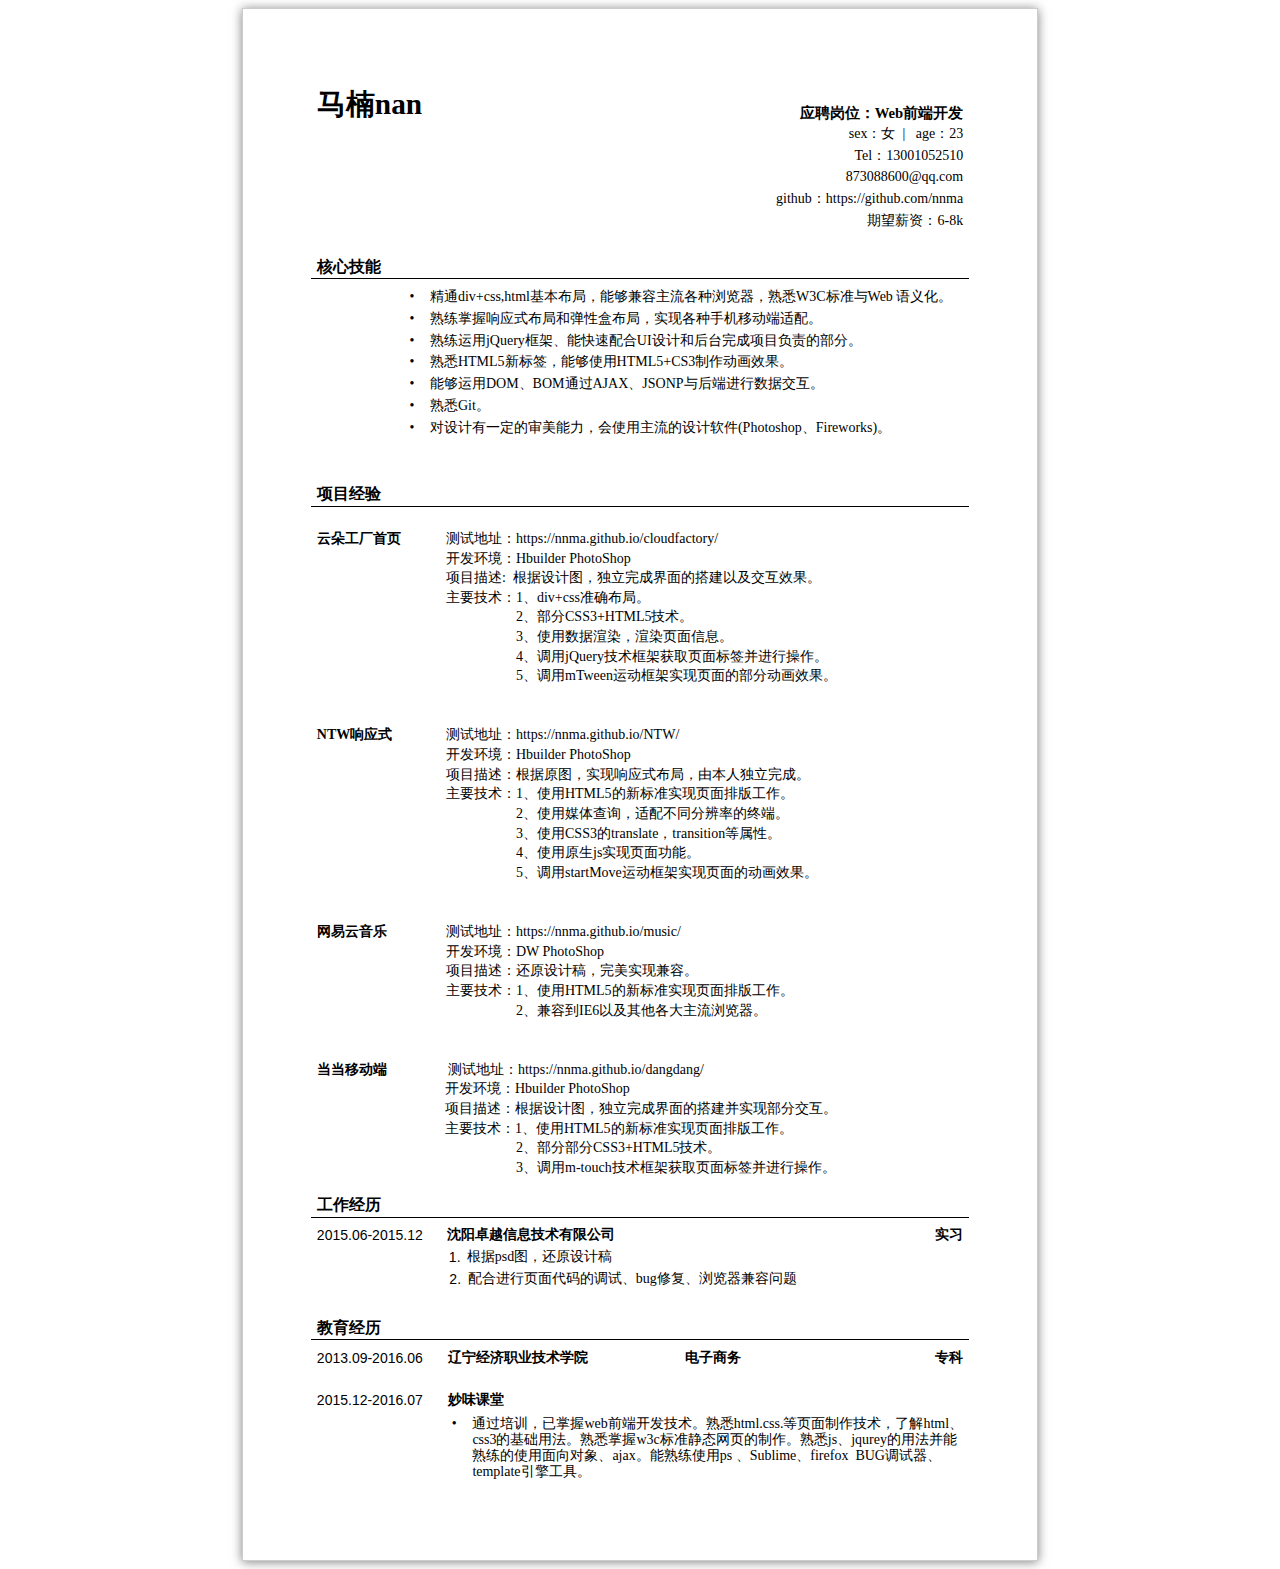
<file: index.html>
<!DOCTYPE html PUBLIC "-//W3C//DTD XHTML 1.0 Transitional//EN" "http://www.w3.org/TR/xhtml1/DTD/xhtml1-transitional.dtd">
<html xmlns="http://www.w3.org/1999/xhtml">
    		<head>
    			<meta content="text/html; charset=UTF-8" http-equiv="content-type"/>
    			<meta content="乔布堂 cv.qiaobutang.com" name="keywords"/>
    			<title>web前端开发 马楠 13001052510</title>
    			<style type="text/css">
    				div, table, td, pre, input {
    					margin: 0;
    					padding: 0;
    				}
    				pre, textarea {
    					white-space: pre-wrap;
    					white-space: -moz-pre-wrap;
    					white-space: -pre-wrap;
    					white-space: -o-pre-wrap;
    					word-wrap: break-word;
    				}
    				.border_box {
						box-sizing: border-box;
						-ms-box-sizing: border-box;
						-moz-box-sizing: border-box;
						-webkit-box-sizing: border-box;
					}
    				.row_layout .resume {
    					margin: 0 auto;
    				}
    				.row_layout .resume .photo_table {
    					border-collapse: separate;
    					border-spacing: 0;
    					table-layout: fixed;
    					width: 100%;
    				}
    				.row_layout .resume .photo_table td {
    					text-align: left;
    					vertical-align: top;
    				}
    				.row_layout .resume .photo_table td img {
    					border: 0;
    					display: block;
    				}
    			</style>
    			<style type="text/css">
			.SimSun { font-family: SimSun, 宋体, 华文宋体; }
                    .SimHei { font-family: SimHei, 黑体, Hei, 华文细黑, 华文黑体; }
                    .SimKai { font-family: SimKai, 楷体, 楷体_GB2312, Kai, 华文楷体; }
                    .SimFang { font-family: SimFang, 仿宋, 仿宋_GB2312, 华文仿宋; }
                    .Arial { font-family: Arial; }
                    .Times { font-family: Times New Roman; }
                    .Tahoma { font-family: Tahoma; }
                    .Verdana { font-family: Verdana; }
                    
		</style>
    			<style type="text/css">
    		.row_layout .resume {
				border: 1px solid #ccc;
				
				-webkit-box-shadow: 0 1px 10px rgba(0,0,0,0.5);
				-moz-box-shadow: 0 1px 10px rgba(0,0,0,0.5);
				box-shadow: 0 1px 10px rgba(0,0,0,0.5);
			}

    		.row_layout .resume .section,
    		.row_layout .resume .row {
    			position: relative;
    		}
    		.row_layout .resume .row table {
				border-collapse: separate;
				border-spacing: 0;
				table-layout: fixed;
				width: 100%;
			}
    		.row_layout .resume .row .cell pre {
    			display: block;
    			position: relative;
    			line-height: 0;
    			font-size: 0;
    		}
    		@-moz-document url-prefix() {
				.row_layout .resume .row table {
					table-layout: auto;
				}
				.row_layout .resume .row table td {
					max-width: 0;
				}
			}
    	</style>
    		</head>
    		<body>
    			<div class="row_layout">
    				<div class="resume" style="width: 210.0mm;">
    					<div class="inner_resume" style="margin: 20.0mm 18.0mm 20.0mm 18.0mm;">
    					
    					<div class="row" style="padding-top:0.0mm; padding-bottom:0.0mm;">
						<table>
							<tr>
								<td class="cell border_box" style="width: 45.7332%; background-color: transparent; text-align: left; vertical-align: bottom; border-top: 0.75pt none #000000; border-right: 0.75pt none #000000; border-bottom: 0.75pt none #000000; border-left: 0.75pt none #000000;">
            <input type="hidden" name="key" value="name"/>
            <pre style="min-height: 22pt; margin: 1.0mm 1.5mm 0.0mm 1.5mm;"><span class="SimSun" style="font-size: 22pt; color: #000000; background-color: transparent; font-weight: bold; font-style: normal; text-decoration: none; line-height: 1.15;">马楠nan</span></pre>
        </td><td class="cell border_box" style="width: auto; background-color: transparent; text-align: right; vertical-align: bottom; border-top: 0.75pt none #000000; border-right: 0.75pt none #000000; border-bottom: 0.75pt none #000000; border-left: 0.75pt none #000000;">
            <input type="hidden" name="key" value="intent"/>
            <pre style="min-height: 11pt; margin: 1.0mm 1.5mm 0.0mm 1.5mm;"><span class="Tahoma" style="font-size: 11pt; color: #000000; background-color: transparent; font-weight: bold; font-style: normal; text-decoration: none; line-height: 1.15;">应聘岗位：Web前端开发</span></pre>
        </td>
							</tr>
						</table>
					</div><div class="row" style="padding-top:0.0mm; padding-bottom:0.0mm;">
						<table>
							<tr>
								<td class="cell border_box" style="width: auto; background-color: transparent; text-align: right; vertical-align: top; border-top: 0.75pt none #000000; border-right: 0.75pt none #000000; border-bottom: 0.75pt none #000000; border-left: 0.75pt none #000000;">
            <input type="hidden" name="key" value="social_network_account"/>
            <pre style="min-height: 10.5pt; margin: 1.0mm 1.5mm 0.5mm 0.0mm;"><span class="Tahoma" style="font-size: 10.5pt; color: #000000; background-color: transparent; font-weight: normal; font-style: normal; text-decoration: none; line-height: 1.15;">sex：女  |   age：23</span></pre>
        </td>
							</tr>
						</table>
					</div><div class="row" style="padding-top:0.0mm; padding-bottom:0.0mm;">
						<table>
							<tr>
								<td class="cell border_box" style="width: auto; background-color: transparent; text-align: right; vertical-align: top; border-top: 0.75pt none #000000; border-right: 0.75pt none #000000; border-bottom: 0.75pt none #000000; border-left: 0.75pt none #000000;">
            <input type="hidden" name="key" value="phone"/>
            <pre style="min-height: 10.5pt; margin: 1.0mm 1.5mm 0.5mm 0.0mm;"><span class="Tahoma" style="font-size: 10.5pt; color: #000000; background-color: transparent; font-weight: normal; font-style: normal; text-decoration: none; line-height: 1.15;">Tel：13001052510</span></pre>
        </td>
							</tr>
						</table>
					</div><div class="row" style="padding-top:0.0mm; padding-bottom:0.0mm;">
						<table>
							<tr>
								<td class="cell border_box" style="width: auto; background-color: transparent; text-align: right; vertical-align: top; border-top: 0.75pt none #000000; border-right: 0.75pt none #000000; border-bottom: 0.75pt none #000000; border-left: 0.75pt none #000000;">
            <input type="hidden" name="key" value="email"/>
            <pre style="min-height: 10.5pt; margin: 1.0mm 1.5mm 0.5mm 0.0mm;"><span class="Tahoma" style="font-size: 10.5pt; color: #000000; background-color: transparent; font-weight: normal; font-style: normal; text-decoration: none; line-height: 1.15;">873088600@qq.com</span></pre>
        </td>
							</tr>
						</table>
					</div><div class="row" style="padding-top:0.0mm; padding-bottom:0.0mm;">
						<table>
							<tr>
								<td class="cell border_box" style="width: auto; background-color: transparent; text-align: right; vertical-align: top; border-top: 0.75pt none #000000; border-right: 0.75pt none #000000; border-bottom: 0.75pt none #000000; border-left: 0.75pt none #000000;">
            <input type="hidden" name="key" value="social_network_account"/>
            <pre style="min-height: 10.5pt; margin: 1.0mm 1.5mm 0.5mm 0.0mm;"><span class="Tahoma" style="font-size: 10.5pt; color: #000000; background-color: transparent; font-weight: normal; font-style: normal; text-decoration: none; line-height: 1.15;">github：https://github.com/nnma</span></pre>
        </td>
							</tr>
						</table>
					</div><div class="row" style="padding-top:0.0mm; padding-bottom:0.0mm;">
						<table>
							<tr>
								<td class="cell border_box" style="width: auto; background-color: transparent; text-align: right; vertical-align: top; border-top: 0.75pt none #000000; border-right: 0.75pt none #000000; border-bottom: 0.75pt none #000000; border-left: 0.75pt none #000000;">
            <input type="hidden" name="key" value="social_network_account"/>
            <pre style="min-height: 10.5pt; margin: 1.0mm 1.5mm 0.5mm 0.0mm;"><span class="Tahoma" style="font-size: 10.5pt; color: #000000; background-color: transparent; font-weight: normal; font-style: normal; text-decoration: none; line-height: 1.15;">期望薪资：6-8k</span></pre>
        </td>
							</tr>
						</table>
					</div><div class="row" style="padding-top:0.0mm; padding-bottom:0.0mm;">
						<table>
							<tr>
								<td class="cell border_box" style="width: auto; background-color: transparent; text-align: right; vertical-align: top; border-top: 0.75pt none #000000; border-right: 0.75pt none #000000; border-bottom: 0.75pt none #000000; border-left: 0.75pt none #000000;">
            <input type="hidden" name="key" value="social_network_account"/>
            <pre style="min-height: 10.5pt; margin: 1.0mm 1.5mm 0.5mm 0.0mm;"><span class="Tahoma" style="font-size: 10.5pt; color: #000000; background-color: transparent; font-weight: normal; font-style: normal; text-decoration: none; line-height: 1.15;"></span></pre>
        </td>
							</tr>
						</table>
					</div><div class="row" style="padding-top:0.0mm; padding-bottom:0.0mm;">
						<table>
							<tr>
								<td class="cell border_box" style="width: auto; background-color: transparent; text-align: left; vertical-align: top; border-top: 0.75pt none #000000; border-right: 0.75pt none #000000; border-bottom: 0.75pt solid #000000; border-left: 0.75pt none #000000;">
            <input type="hidden" name="key" value="title"/>
            <pre style="min-height: 12pt; margin: 2.0mm 1.5mm 0.5mm 1.5mm;"><span class="Arial" style="font-size: 12pt; color: #000000; background-color: transparent; font-weight: bold; font-style: normal; text-decoration: none; line-height: 1.15;">核心技能</span></pre>
        </td>
							</tr>
						</table>
					</div><div class="row" style="padding-top:0.0mm; padding-bottom:0.0mm;">
						<table>
							<tr>
								<td class="cell border_box" style="width: auto; background-color: transparent; text-align: left; vertical-align: top; border-top: 0.75pt none #000000; border-right: 0.75pt none #000000; border-bottom: 0.75pt none #000000; border-left: 0.75pt none #000000;">
            <input type="hidden" name="key" value=""/>
            <pre style="min-height: 1pt; margin: 1.5mm 1.5mm 0.0mm 1.5mm;"><span class="SimSun" style="font-size: 1pt; color: #000000; background-color: transparent; font-weight: bold; font-style: normal; text-decoration: none; line-height: 1.0;"></span></pre>
        </td>
							</tr>
						</table>
					</div><div class="row" style="padding-top:0.0mm; padding-bottom:0.0mm;">
						<table>
							<tr>
								<td class="cell border_box" style="width: 13.5464%; background-color: transparent; text-align: left; vertical-align: top; border-top: 0.75pt none #000000; border-right: 0.75pt none #000000; border-bottom: 0.75pt none #000000; border-left: 0.75pt none #000000;">
            <input type="hidden" name="key" value=""/>
            <pre style="min-height: 10.5pt; margin: 0.75mm 1.5mm 0.75mm 1.5mm;"><span class="SimSun" style="font-size: 10.5pt; color: #000000; background-color: transparent; font-weight: normal; font-style: normal; text-decoration: none; line-height: 1.15;"></span></pre>
        </td><td class="cell border_box" style="width: 3.65297%; background-color: transparent; text-align: left; vertical-align: top; border-top: 0.75pt none #000000; border-right: 0.75pt none #000000; border-bottom: 0.75pt none #000000; border-left: 0.75pt none #000000;">
            <input type="hidden" name="key" value=""/>
            <pre style="min-height: 10.5pt; margin: 0.75mm 1.5mm 0.75mm 1.5mm;"><span class="Tahoma" style="font-size: 10.5pt; color: #000000; background-color: transparent; font-weight: normal; font-style: normal; text-decoration: none; line-height: 1.15;"> •</span></pre>
        </td><td class="cell border_box" style="width: auto; background-color: transparent; text-align: left; vertical-align: top; border-top: 0.75pt none #000000; border-right: 0.75pt none #000000; border-bottom: 0.75pt none #000000; border-left: 0.75pt none #000000;">
            <input type="hidden" name="key" value="content"/>
            <pre style="min-height: 10.5pt; margin: 0.75mm 1.5mm 0.75mm 1.5mm;"><span class="Tahoma" style="font-size: 10.5pt; color: #000000; background-color: transparent; font-weight: normal; font-style: normal; text-decoration: none; line-height: 1.15;">精通div+css,html基本布局，能够兼容主流各种浏览器，熟悉W3C标准与Web 语义化。</span></pre>
        </td>
							</tr>
						</table>
					</div><div class="row" style="padding-top:0.0mm; padding-bottom:0.0mm;">
						<table>
							<tr>
								<td class="cell border_box" style="width: 13.5464%; background-color: transparent; text-align: left; vertical-align: top; border-top: 0.75pt none #000000; border-right: 0.75pt none #000000; border-bottom: 0.75pt none #000000; border-left: 0.75pt none #000000;">
            <input type="hidden" name="key" value=""/>
            <pre style="min-height: 10.5pt; margin: 0.75mm 1.5mm 0.75mm 1.5mm;"><span class="SimSun" style="font-size: 10.5pt; color: #000000; background-color: transparent; font-weight: normal; font-style: normal; text-decoration: none; line-height: 1.15;"></span></pre>
        </td><td class="cell border_box" style="width: 3.65297%; background-color: transparent; text-align: left; vertical-align: top; border-top: 0.75pt none #000000; border-right: 0.75pt none #000000; border-bottom: 0.75pt none #000000; border-left: 0.75pt none #000000;">
            <input type="hidden" name="key" value=""/>
            <pre style="min-height: 10.5pt; margin: 0.75mm 1.5mm 0.75mm 1.5mm;"><span class="Tahoma" style="font-size: 10.5pt; color: #000000; background-color: transparent; font-weight: normal; font-style: normal; text-decoration: none; line-height: 1.15;"> •</span></pre>
        </td><td class="cell border_box" style="width: auto; background-color: transparent; text-align: left; vertical-align: top; border-top: 0.75pt none #000000; border-right: 0.75pt none #000000; border-bottom: 0.75pt none #000000; border-left: 0.75pt none #000000;">
            <input type="hidden" name="key" value="content"/>
            <pre style="min-height: 10.5pt; margin: 0.75mm 1.5mm 0.75mm 1.5mm;"><span class="Tahoma" style="font-size: 10.5pt; color: #000000; background-color: transparent; font-weight: normal; font-style: normal; text-decoration: none; line-height: 1.15;">熟练掌握响应式布局和弹性盒布局，实现各种手机移动端适配。</span></pre>
        </td>
							</tr>
						</table>
					</div><div class="row" style="padding-top:0.0mm; padding-bottom:0.0mm;">
						<table>
							<tr>
								<td class="cell border_box" style="width: 13.5464%; background-color: transparent; text-align: left; vertical-align: top; border-top: 0.75pt none #000000; border-right: 0.75pt none #000000; border-bottom: 0.75pt none #000000; border-left: 0.75pt none #000000;">
            <input type="hidden" name="key" value=""/>
            <pre style="min-height: 10.5pt; margin: 0.75mm 1.5mm 0.75mm 1.5mm;"><span class="SimSun" style="font-size: 10.5pt; color: #000000; background-color: transparent; font-weight: normal; font-style: normal; text-decoration: none; line-height: 1.15;"></span></pre>
        </td><td class="cell border_box" style="width: 3.65297%; background-color: transparent; text-align: left; vertical-align: top; border-top: 0.75pt none #000000; border-right: 0.75pt none #000000; border-bottom: 0.75pt none #000000; border-left: 0.75pt none #000000;">
            <input type="hidden" name="key" value=""/>
            <pre style="min-height: 10.5pt; margin: 0.75mm 1.5mm 0.75mm 1.5mm;"><span class="Tahoma" style="font-size: 10.5pt; color: #000000; background-color: transparent; font-weight: normal; font-style: normal; text-decoration: none; line-height: 1.15;"> •</span></pre>
        </td><td class="cell border_box" style="width: auto; background-color: transparent; text-align: left; vertical-align: top; border-top: 0.75pt none #000000; border-right: 0.75pt none #000000; border-bottom: 0.75pt none #000000; border-left: 0.75pt none #000000;">
            <input type="hidden" name="key" value="content"/>
            <pre style="min-height: 10.5pt; margin: 0.75mm 1.5mm 0.75mm 1.5mm;"><span class="Tahoma" style="font-size: 10.5pt; color: #000000; background-color: transparent; font-weight: normal; font-style: normal; text-decoration: none; line-height: 1.15;">熟练运用jQuery框架、能快速配合UI设计和后台完成项目负责的部分。</span></pre>
        </td>
							</tr>
						</table>
					</div><div class="row" style="padding-top:0.0mm; padding-bottom:0.0mm;">
						<table>
							<tr>
								<td class="cell border_box" style="width: 13.5464%; background-color: transparent; text-align: left; vertical-align: top; border-top: 0.75pt none #000000; border-right: 0.75pt none #000000; border-bottom: 0.75pt none #000000; border-left: 0.75pt none #000000;">
            <input type="hidden" name="key" value=""/>
            <pre style="min-height: 10.5pt; margin: 0.75mm 1.5mm 0.75mm 1.5mm;"><span class="SimSun" style="font-size: 10.5pt; color: #000000; background-color: transparent; font-weight: normal; font-style: normal; text-decoration: none; line-height: 1.15;"></span></pre>
        </td><td class="cell border_box" style="width: 3.65297%; background-color: transparent; text-align: left; vertical-align: top; border-top: 0.75pt none #000000; border-right: 0.75pt none #000000; border-bottom: 0.75pt none #000000; border-left: 0.75pt none #000000;">
            <input type="hidden" name="key" value=""/>
            <pre style="min-height: 10.5pt; margin: 0.75mm 1.5mm 0.75mm 1.5mm;"><span class="Tahoma" style="font-size: 10.5pt; color: #000000; background-color: transparent; font-weight: normal; font-style: normal; text-decoration: none; line-height: 1.15;"> •</span></pre>
        </td><td class="cell border_box" style="width: auto; background-color: transparent; text-align: left; vertical-align: top; border-top: 0.75pt none #000000; border-right: 0.75pt none #000000; border-bottom: 0.75pt none #000000; border-left: 0.75pt none #000000;">
            <input type="hidden" name="key" value="content"/>
            <pre style="min-height: 10.5pt; margin: 0.75mm 1.5mm 0.75mm 1.5mm;"><span class="Tahoma" style="font-size: 10.5pt; color: #000000; background-color: transparent; font-weight: normal; font-style: normal; text-decoration: none; line-height: 1.15;">熟悉HTML5新标签，能够使用HTML5+CS3制作动画效果。</span></pre>
        </td>
							</tr>
						</table>
					</div><div class="row" style="padding-top:0.0mm; padding-bottom:0.0mm;">
						<table>
							<tr>
								<td class="cell border_box" style="width: 13.5464%; background-color: transparent; text-align: left; vertical-align: top; border-top: 0.75pt none #000000; border-right: 0.75pt none #000000; border-bottom: 0.75pt none #000000; border-left: 0.75pt none #000000;">
            <input type="hidden" name="key" value=""/>
            <pre style="min-height: 10.5pt; margin: 0.75mm 1.5mm 0.75mm 1.5mm;"><span class="SimSun" style="font-size: 10.5pt; color: #000000; background-color: transparent; font-weight: normal; font-style: normal; text-decoration: none; line-height: 1.15;"></span></pre>
        </td><td class="cell border_box" style="width: 3.65297%; background-color: transparent; text-align: left; vertical-align: top; border-top: 0.75pt none #000000; border-right: 0.75pt none #000000; border-bottom: 0.75pt none #000000; border-left: 0.75pt none #000000;">
            <input type="hidden" name="key" value=""/>
            <pre style="min-height: 10.5pt; margin: 0.75mm 1.5mm 0.75mm 1.5mm;"><span class="Tahoma" style="font-size: 10.5pt; color: #000000; background-color: transparent; font-weight: normal; font-style: normal; text-decoration: none; line-height: 1.15;"> •</span></pre>
        </td><td class="cell border_box" style="width: auto; background-color: transparent; text-align: left; vertical-align: top; border-top: 0.75pt none #000000; border-right: 0.75pt none #000000; border-bottom: 0.75pt none #000000; border-left: 0.75pt none #000000;">
            <input type="hidden" name="key" value="content"/>
            <pre style="min-height: 10.5pt; margin: 0.75mm 1.5mm 0.75mm 1.5mm;"><span class="Tahoma" style="font-size: 10.5pt; color: #000000; background-color: transparent; font-weight: normal; font-style: normal; text-decoration: none; line-height: 1.15;">能够运用DOM、BOM通过AJAX、JSONP与后端进行数据交互。</span></pre>
        </td>
							</tr>
						</table>
					</div><div class="row" style="padding-top:0.0mm; padding-bottom:0.0mm;">
						<table>
							<tr>
								<td class="cell border_box" style="width: 13.5464%; background-color: transparent; text-align: left; vertical-align: top; border-top: 0.75pt none #000000; border-right: 0.75pt none #000000; border-bottom: 0.75pt none #000000; border-left: 0.75pt none #000000;">
            <input type="hidden" name="key" value=""/>
            <pre style="min-height: 10.5pt; margin: 0.75mm 1.5mm 0.75mm 1.5mm;"><span class="SimSun" style="font-size: 10.5pt; color: #000000; background-color: transparent; font-weight: normal; font-style: normal; text-decoration: none; line-height: 1.15;"></span></pre>
        </td><td class="cell border_box" style="width: 3.65297%; background-color: transparent; text-align: left; vertical-align: top; border-top: 0.75pt none #000000; border-right: 0.75pt none #000000; border-bottom: 0.75pt none #000000; border-left: 0.75pt none #000000;">
            <input type="hidden" name="key" value=""/>
            <pre style="min-height: 10.5pt; margin: 0.75mm 1.5mm 0.75mm 1.5mm;"><span class="Tahoma" style="font-size: 10.5pt; color: #000000; background-color: transparent; font-weight: normal; font-style: normal; text-decoration: none; line-height: 1.15;"> •</span></pre>
        </td><td class="cell border_box" style="width: auto; background-color: transparent; text-align: left; vertical-align: top; border-top: 0.75pt none #000000; border-right: 0.75pt none #000000; border-bottom: 0.75pt none #000000; border-left: 0.75pt none #000000;">
            <input type="hidden" name="key" value="content"/>
            <pre style="min-height: 10.5pt; margin: 0.75mm 1.5mm 0.75mm 1.5mm;"><span class="Tahoma" style="font-size: 10.5pt; color: #000000; background-color: transparent; font-weight: normal; font-style: normal; text-decoration: none; line-height: 1.15;">熟悉Git。</span></pre>
        </td>
							</tr>
						</table>
					</div><div class="row" style="padding-top:0.0mm; padding-bottom:0.0mm;">
						<table>
							<tr>
								<td class="cell border_box" style="width: 13.5464%; background-color: transparent; text-align: left; vertical-align: top; border-top: 0.75pt none #000000; border-right: 0.75pt none #000000; border-bottom: 0.75pt none #000000; border-left: 0.75pt none #000000;">
            <input type="hidden" name="key" value=""/>
            <pre style="min-height: 10.5pt; margin: 0.75mm 1.5mm 0.75mm 1.5mm;"><span class="SimSun" style="font-size: 10.5pt; color: #000000; background-color: transparent; font-weight: normal; font-style: normal; text-decoration: none; line-height: 1.15;"></span></pre>
        </td><td class="cell border_box" style="width: 3.65297%; background-color: transparent; text-align: left; vertical-align: top; border-top: 0.75pt none #000000; border-right: 0.75pt none #000000; border-bottom: 0.75pt none #000000; border-left: 0.75pt none #000000;">
            <input type="hidden" name="key" value=""/>
            <pre style="min-height: 10.5pt; margin: 0.75mm 1.5mm 0.75mm 1.5mm;"><span class="Tahoma" style="font-size: 10.5pt; color: #000000; background-color: transparent; font-weight: normal; font-style: normal; text-decoration: none; line-height: 1.15;"> •</span></pre>
        </td><td class="cell border_box" style="width: auto; background-color: transparent; text-align: left; vertical-align: top; border-top: 0.75pt none #000000; border-right: 0.75pt none #000000; border-bottom: 0.75pt none #000000; border-left: 0.75pt none #000000;">
            <input type="hidden" name="key" value="content"/>
            <pre style="min-height: 10.5pt; margin: 0.75mm 1.5mm 0.75mm 1.5mm;"><span class="Tahoma" style="font-size: 10.5pt; color: #000000; background-color: transparent; font-weight: normal; font-style: normal; text-decoration: none; line-height: 1.15;">对设计有一定的审美能力，会使用主流的设计软件(Photoshop、Fireworks)。</span></pre>
        </td>
							</tr>
						</table>
					</div><div class="row" style="padding-top:0.0mm; padding-bottom:0.0mm;">
						<table>
							<tr>
								<td class="cell border_box" style="width: auto; background-color: transparent; text-align: left; vertical-align: top; border-top: 0.75pt none #000000; border-right: 0.75pt none #000000; border-bottom: 0.75pt none #000000; border-left: 0.75pt none #000000;">
            <input type="hidden" name="key" value=""/>
            <pre style="min-height: 10.5pt; margin: 0.75mm 1.5mm 0.75mm 1.5mm;"><span class="SimSun" style="font-size: 10.5pt; color: #000000; background-color: transparent; font-weight: normal; font-style: normal; text-decoration: none; line-height: 1.15;"></span></pre>
        </td>
							</tr>
						</table>
					</div><div class="row" style="padding-top:0.0mm; padding-bottom:0.0mm;">
						<table>
							<tr>
								<td class="cell border_box" style="width: auto; background-color: transparent; text-align: left; vertical-align: top; border-top: 0.75pt none #000000; border-right: 0.75pt none #000000; border-bottom: 0.75pt none #000000; border-left: 0.75pt none #000000;">
            <input type="hidden" name="key" value=""/>
            <pre style="min-height: 10.5pt; margin: 0.75mm 1.5mm 0.75mm 1.5mm;"><span class="SimSun" style="font-size: 10.5pt; color: #000000; background-color: transparent; font-weight: normal; font-style: normal; text-decoration: none; line-height: 1.15;"></span></pre>
        </td>
							</tr>
						</table>
					</div><div class="row" style="padding-top:0.0mm; padding-bottom:0.0mm;">
						<table>
							<tr>
								<td class="cell border_box" style="width: auto; background-color: transparent; text-align: left; vertical-align: top; border-top: 0.75pt none #000000; border-right: 0.75pt none #000000; border-bottom: 0.75pt solid #000000; border-left: 0.75pt none #000000;">
            <input type="hidden" name="key" value="title"/>
            <pre style="min-height: 12pt; margin: 2.0mm 1.5mm 0.5mm 1.5mm;"><span class="Arial" style="font-size: 12pt; color: #000000; background-color: transparent; font-weight: bold; font-style: normal; text-decoration: none; line-height: 1.15;">项目经验</span></pre>
        </td>
							</tr>
						</table>
					</div><div class="row" style="padding-top:0.0mm; padding-bottom:0.0mm;">
						<table>
							<tr>
								<td class="cell border_box" style="width: 19.6347%; background-color: transparent; text-align: left; vertical-align: top; border-top: 0.75pt none #000000; border-right: 0.75pt none #000000; border-bottom: 0.75pt none #000000; border-left: 0.75pt none #000000;">
            <input type="hidden" name="key" value=""/>
            <pre style="min-height: 10.5pt; margin: 1.5mm 1.5mm 0.0mm 1.5mm;"><span class="Tahoma" style="font-size: 10.5pt; color: #000000; background-color: transparent; font-weight: normal; font-style: normal; text-decoration: none; line-height: 1.0;"></span></pre>
        </td><td class="cell border_box" style="width: auto; background-color: transparent; text-align: left; vertical-align: top; border-top: 0.75pt none #000000; border-right: 0.75pt none #000000; border-bottom: 0.75pt none #000000; border-left: 0.75pt none #000000;">
            <input type="hidden" name="key" value=""/>
            <pre style="min-height: 1pt; margin: 1.5mm 1.5mm 0.0mm 1.5mm;"><span class="SimSun" style="font-size: 1pt; color: #000000; background-color: transparent; font-weight: bold; font-style: normal; text-decoration: none; line-height: 1.0;"></span></pre>
        </td>
							</tr>
						</table>
					</div><div class="row" style="padding-top:0.0mm; padding-bottom:0.0mm;">
						<table>
							<tr>
								<td class="cell border_box" style="width: 19.6347%; background-color: transparent; text-align: left; vertical-align: top; border-top: 0.75pt none #000000; border-right: 0.75pt none #000000; border-bottom: 0.75pt none #000000; border-left: 0.75pt none #000000;">
            <input type="hidden" name="key" value=""/>
            <pre style="min-height: 10.5pt; margin: 1.5mm 1.5mm 0.0mm 1.5mm;"><span class="Tahoma" style="font-size: 10.5pt; color: #000000; background-color: transparent; font-weight: bold; font-style: normal; text-decoration: none; line-height: 1.0;">云朵工厂首页</span></pre>
        </td><td class="cell border_box" style="width: auto; background-color: transparent; text-align: left; vertical-align: top; border-top: 0.75pt none #000000; border-right: 0.75pt none #000000; border-bottom: 0.75pt none #000000; border-left: 0.75pt none #000000;">
            <input type="hidden" name="key" value=""/>
            <pre style="min-height: 10.5pt; margin: 1.5mm 1.5mm 0.0mm 1.5mm;"><span class="Tahoma" style="font-size: 10.5pt; color: #000000; background-color: transparent; font-weight: normal; font-style: normal; text-decoration: none; line-height: 1.0;">测试地址：https://nnma.github.io/cloudfactory/</span></pre>
        </td>
							</tr>
						</table>
					</div><div class="row" style="padding-top:0.0mm; padding-bottom:0.0mm;">
						<table>
							<tr>
								<td class="cell border_box" style="width: 19.6347%; background-color: transparent; text-align: left; vertical-align: top; border-top: 0.75pt none #000000; border-right: 0.75pt none #000000; border-bottom: 0.75pt none #000000; border-left: 0.75pt none #000000;">
            <input type="hidden" name="key" value=""/>
            <pre style="min-height: 10.5pt; margin: 1.5mm 1.5mm 0.0mm 1.5mm;"><span class="Tahoma" style="font-size: 10.5pt; color: #000000; background-color: transparent; font-weight: normal; font-style: normal; text-decoration: none; line-height: 1.0;"></span></pre>
        </td><td class="cell border_box" style="width: auto; background-color: transparent; text-align: left; vertical-align: top; border-top: 0.75pt none #000000; border-right: 0.75pt none #000000; border-bottom: 0.75pt none #000000; border-left: 0.75pt none #000000;">
            <input type="hidden" name="key" value=""/>
            <pre style="min-height: 10.5pt; margin: 1.5mm 1.5mm 0.0mm 1.5mm;"><span class="Tahoma" style="font-size: 10.5pt; color: #000000; background-color: transparent; font-weight: normal; font-style: normal; text-decoration: none; line-height: 1.0;">开发环境：Hbuilder PhotoShop</span></pre>
        </td>
							</tr>
						</table>
					</div><div class="row" style="padding-top:0.0mm; padding-bottom:0.0mm;">
						<table>
							<tr>
								<td class="cell border_box" style="width: 19.6347%; background-color: transparent; text-align: left; vertical-align: top; border-top: 0.75pt none #000000; border-right: 0.75pt none #000000; border-bottom: 0.75pt none #000000; border-left: 0.75pt none #000000;">
            <input type="hidden" name="key" value=""/>
            <pre style="min-height: 10.5pt; margin: 1.5mm 1.5mm 0.0mm 1.5mm;"><span class="Tahoma" style="font-size: 10.5pt; color: #000000; background-color: transparent; font-weight: normal; font-style: normal; text-decoration: none; line-height: 1.0;"></span></pre>
        </td><td class="cell border_box" style="width: auto; background-color: transparent; text-align: left; vertical-align: top; border-top: 0.75pt none #000000; border-right: 0.75pt none #000000; border-bottom: 0.75pt none #000000; border-left: 0.75pt none #000000;">
            <input type="hidden" name="key" value=""/>
            <pre style="min-height: 10.5pt; margin: 1.5mm 1.5mm 0.0mm 1.5mm;"><span class="Tahoma" style="font-size: 10.5pt; color: #000000; background-color: transparent; font-weight: normal; font-style: normal; text-decoration: none; line-height: 1.0;">项目描述:  根据设计图，独立完成界面的搭建以及交互效果。</span></pre>
        </td>
							</tr>
						</table>
					</div><div class="row" style="padding-top:0.0mm; padding-bottom:0.0mm;">
						<table>
							<tr>
								<td class="cell border_box" style="width: 19.6347%; background-color: transparent; text-align: left; vertical-align: top; border-top: 0.75pt none #000000; border-right: 0.75pt none #000000; border-bottom: 0.75pt none #000000; border-left: 0.75pt none #000000;">
            <input type="hidden" name="key" value=""/>
            <pre style="min-height: 10.5pt; margin: 1.5mm 1.5mm 0.0mm 1.5mm;"><span class="Tahoma" style="font-size: 10.5pt; color: #000000; background-color: transparent; font-weight: normal; font-style: normal; text-decoration: none; line-height: 1.0;"></span></pre>
        </td><td class="cell border_box" style="width: auto; background-color: transparent; text-align: left; vertical-align: top; border-top: 0.75pt none #000000; border-right: 0.75pt none #000000; border-bottom: 0.75pt none #000000; border-left: 0.75pt none #000000;">
            <input type="hidden" name="key" value=""/>
            <pre style="min-height: 10.5pt; margin: 1.5mm 1.5mm 0.0mm 1.5mm;"><span class="Tahoma" style="font-size: 10.5pt; color: #000000; background-color: transparent; font-weight: normal; font-style: normal; text-decoration: none; line-height: 1.0;">主要技术：1、div+css准确布局。</span></pre>
        </td>
							</tr>
						</table>
					</div><div class="row" style="padding-top:0.0mm; padding-bottom:0.0mm;">
						<table>
							<tr>
								<td class="cell border_box" style="width: 30.2892%; background-color: transparent; text-align: right; vertical-align: top; border-top: 0.75pt none #000000; border-right: 0.75pt none #000000; border-bottom: 0.75pt none #000000; border-left: 0.75pt none #000000;">
            <input type="hidden" name="key" value=""/>
            <pre style="min-height: 10.5pt; margin: 1.5mm 1.5mm 0.0mm 1.5mm;"><span class="Tahoma" style="font-size: 10.5pt; color: #000000; background-color: transparent; font-weight: normal; font-style: normal; text-decoration: none; line-height: 1.0;"></span></pre>
        </td><td class="cell border_box" style="width: auto; background-color: transparent; text-align: left; vertical-align: top; border-top: 0.75pt none #000000; border-right: 0.75pt none #000000; border-bottom: 0.75pt none #000000; border-left: 0.75pt none #000000;">
            <input type="hidden" name="key" value=""/>
            <pre style="min-height: 10.5pt; margin: 1.5mm 1.5mm 0.0mm 1.5mm;"><span class="Tahoma" style="font-size: 10.5pt; color: #000000; background-color: transparent; font-weight: normal; font-style: normal; text-decoration: none; line-height: 1.0;">2、部分CSS3+HTML5技术。</span></pre>
        </td>
							</tr>
						</table>
					</div><div class="row" style="padding-top:0.0mm; padding-bottom:0.0mm;">
						<table>
							<tr>
								<td class="cell border_box" style="width: 30.2892%; background-color: transparent; text-align: right; vertical-align: top; border-top: 0.75pt none #000000; border-right: 0.75pt none #000000; border-bottom: 0.75pt none #000000; border-left: 0.75pt none #000000;">
            <input type="hidden" name="key" value=""/>
            <pre style="min-height: 10.5pt; margin: 1.5mm 1.5mm 0.0mm 1.5mm;"><span class="Tahoma" style="font-size: 10.5pt; color: #000000; background-color: transparent; font-weight: normal; font-style: normal; text-decoration: none; line-height: 1.0;"></span></pre>
        </td><td class="cell border_box" style="width: auto; background-color: transparent; text-align: left; vertical-align: top; border-top: 0.75pt none #000000; border-right: 0.75pt none #000000; border-bottom: 0.75pt none #000000; border-left: 0.75pt none #000000;">
            <input type="hidden" name="key" value=""/>
            <pre style="min-height: 10.5pt; margin: 1.5mm 1.5mm 0.0mm 1.5mm;"><span class="Tahoma" style="font-size: 10.5pt; color: #000000; background-color: transparent; font-weight: normal; font-style: normal; text-decoration: none; line-height: 1.0;">3、使用数据渲染，渲染页面信息。</span></pre>
        </td>
							</tr>
						</table>
					</div><div class="row" style="padding-top:0.0mm; padding-bottom:0.0mm;">
						<table>
							<tr>
								<td class="cell border_box" style="width: 30.2892%; background-color: transparent; text-align: right; vertical-align: top; border-top: 0.75pt none #000000; border-right: 0.75pt none #000000; border-bottom: 0.75pt none #000000; border-left: 0.75pt none #000000;">
            <input type="hidden" name="key" value=""/>
            <pre style="min-height: 10.5pt; margin: 1.5mm 1.5mm 0.0mm 1.5mm;"><span class="Tahoma" style="font-size: 10.5pt; color: #000000; background-color: transparent; font-weight: normal; font-style: normal; text-decoration: none; line-height: 1.0;"></span></pre>
        </td><td class="cell border_box" style="width: auto; background-color: transparent; text-align: left; vertical-align: top; border-top: 0.75pt none #000000; border-right: 0.75pt none #000000; border-bottom: 0.75pt none #000000; border-left: 0.75pt none #000000;">
            <input type="hidden" name="key" value=""/>
            <pre style="min-height: 10.5pt; margin: 1.5mm 1.5mm 0.0mm 1.5mm;"><span class="Tahoma" style="font-size: 10.5pt; color: #000000; background-color: transparent; font-weight: normal; font-style: normal; text-decoration: none; line-height: 1.0;">4、调用jQuery技术框架获取页面标签并进行操作。</span></pre>
        </td>
							</tr>
						</table>
					</div><div class="row" style="padding-top:0.0mm; padding-bottom:0.0mm;">
						<table>
							<tr>
								<td class="cell border_box" style="width: 30.2892%; background-color: transparent; text-align: right; vertical-align: top; border-top: 0.75pt none #000000; border-right: 0.75pt none #000000; border-bottom: 0.75pt none #000000; border-left: 0.75pt none #000000;">
            <input type="hidden" name="key" value=""/>
            <pre style="min-height: 10.5pt; margin: 1.5mm 1.5mm 0.0mm 1.5mm;"><span class="Tahoma" style="font-size: 10.5pt; color: #000000; background-color: transparent; font-weight: normal; font-style: normal; text-decoration: none; line-height: 1.0;"></span></pre>
        </td><td class="cell border_box" style="width: auto; background-color: transparent; text-align: left; vertical-align: top; border-top: 0.75pt none #000000; border-right: 0.75pt none #000000; border-bottom: 0.75pt none #000000; border-left: 0.75pt none #000000;">
            <input type="hidden" name="key" value=""/>
            <pre style="min-height: 10.5pt; margin: 1.5mm 1.5mm 0.0mm 1.5mm;"><span class="Tahoma" style="font-size: 10.5pt; color: #000000; background-color: transparent; font-weight: normal; font-style: normal; text-decoration: none; line-height: 1.0;">5、调用mTween运动框架实现页面的部分动画效果。</span></pre>
        </td>
							</tr>
						</table>
					</div><div class="row" style="padding-top:0.0mm; padding-bottom:0.0mm;">
						<table>
							<tr>
								<td class="cell border_box" style="width: auto; background-color: transparent; text-align: left; vertical-align: top; border-top: 0.75pt none #000000; border-right: 0.75pt none #000000; border-bottom: 0.75pt none #000000; border-left: 0.75pt none #000000;">
            <input type="hidden" name="key" value=""/>
            <pre style="min-height: 10.5pt; margin: 1.5mm 1.5mm 0.0mm 1.5mm;"><span class="Tahoma" style="font-size: 10.5pt; color: #000000; background-color: transparent; font-weight: normal; font-style: normal; text-decoration: none; line-height: 1.0;"></span></pre>
        </td>
							</tr>
						</table>
					</div><div class="row" style="padding-top:0.0mm; padding-bottom:0.0mm;">
						<table>
							<tr>
								<td class="cell border_box" style="width: auto; background-color: transparent; text-align: left; vertical-align: top; border-top: 0.75pt none #000000; border-right: 0.75pt none #000000; border-bottom: 0.75pt none #000000; border-left: 0.75pt none #000000;">
            <input type="hidden" name="key" value=""/>
            <pre style="min-height: 10.5pt; margin: 1.5mm 1.5mm 0.0mm 1.5mm;"><span class="Tahoma" style="font-size: 10.5pt; color: #000000; background-color: transparent; font-weight: normal; font-style: normal; text-decoration: none; line-height: 1.0;"></span></pre>
        </td>
							</tr>
						</table>
					</div><div class="row" style="padding-top:0.0mm; padding-bottom:0.0mm;">
						<table>
							<tr>
								<td class="cell border_box" style="width: 19.6347%; background-color: transparent; text-align: left; vertical-align: top; border-top: 0.75pt none #000000; border-right: 0.75pt none #000000; border-bottom: 0.75pt none #000000; border-left: 0.75pt none #000000;">
            <input type="hidden" name="key" value=""/>
            <pre style="min-height: 10.5pt; margin: 1.5mm 1.5mm 0.0mm 1.5mm;"><span class="Tahoma" style="font-size: 10.5pt; color: #000000; background-color: transparent; font-weight: bold; font-style: normal; text-decoration: none; line-height: 1.0;">NTW响应式</span></pre>
        </td><td class="cell border_box" style="width: auto; background-color: transparent; text-align: left; vertical-align: top; border-top: 0.75pt none #000000; border-right: 0.75pt none #000000; border-bottom: 0.75pt none #000000; border-left: 0.75pt none #000000;">
            <input type="hidden" name="key" value=""/>
            <pre style="min-height: 10.5pt; margin: 1.5mm 1.5mm 0.0mm 1.5mm;"><span class="Tahoma" style="font-size: 10.5pt; color: #000000; background-color: transparent; font-weight: normal; font-style: normal; text-decoration: none; line-height: 1.0;">测试地址：https://nnma.github.io/NTW/</span></pre>
        </td>
							</tr>
						</table>
					</div><div class="row" style="padding-top:0.0mm; padding-bottom:0.0mm;">
						<table>
							<tr>
								<td class="cell border_box" style="width: 19.6347%; background-color: transparent; text-align: left; vertical-align: top; border-top: 0.75pt none #000000; border-right: 0.75pt none #000000; border-bottom: 0.75pt none #000000; border-left: 0.75pt none #000000;">
            <input type="hidden" name="key" value=""/>
            <pre style="min-height: 10.5pt; margin: 1.5mm 1.5mm 0.0mm 1.5mm;"><span class="Tahoma" style="font-size: 10.5pt; color: #000000; background-color: transparent; font-weight: normal; font-style: normal; text-decoration: none; line-height: 1.0;"></span></pre>
        </td><td class="cell border_box" style="width: auto; background-color: transparent; text-align: left; vertical-align: top; border-top: 0.75pt none #000000; border-right: 0.75pt none #000000; border-bottom: 0.75pt none #000000; border-left: 0.75pt none #000000;">
            <input type="hidden" name="key" value=""/>
            <pre style="min-height: 10.5pt; margin: 1.5mm 1.5mm 0.0mm 1.5mm;"><span class="Tahoma" style="font-size: 10.5pt; color: #000000; background-color: transparent; font-weight: normal; font-style: normal; text-decoration: none; line-height: 1.0;">开发环境：Hbuilder PhotoShop</span></pre>
        </td>
							</tr>
						</table>
					</div><div class="row" style="padding-top:0.0mm; padding-bottom:0.0mm;">
						<table>
							<tr>
								<td class="cell border_box" style="width: 19.6347%; background-color: transparent; text-align: left; vertical-align: top; border-top: 0.75pt none #000000; border-right: 0.75pt none #000000; border-bottom: 0.75pt none #000000; border-left: 0.75pt none #000000;">
            <input type="hidden" name="key" value=""/>
            <pre style="min-height: 10.5pt; margin: 1.5mm 1.5mm 0.0mm 1.5mm;"><span class="Tahoma" style="font-size: 10.5pt; color: #000000; background-color: transparent; font-weight: normal; font-style: normal; text-decoration: none; line-height: 1.0;"></span></pre>
        </td><td class="cell border_box" style="width: auto; background-color: transparent; text-align: left; vertical-align: top; border-top: 0.75pt none #000000; border-right: 0.75pt none #000000; border-bottom: 0.75pt none #000000; border-left: 0.75pt none #000000;">
            <input type="hidden" name="key" value=""/>
            <pre style="min-height: 10.5pt; margin: 1.5mm 1.5mm 0.0mm 1.5mm;"><span class="Tahoma" style="font-size: 10.5pt; color: #000000; background-color: transparent; font-weight: normal; font-style: normal; text-decoration: none; line-height: 1.0;">项目描述：根据原图，实现响应式布局，由本人独立完成。</span></pre>
        </td>
							</tr>
						</table>
					</div><div class="row" style="padding-top:0.0mm; padding-bottom:0.0mm;">
						<table>
							<tr>
								<td class="cell border_box" style="width: 19.6347%; background-color: transparent; text-align: left; vertical-align: top; border-top: 0.75pt none #000000; border-right: 0.75pt none #000000; border-bottom: 0.75pt none #000000; border-left: 0.75pt none #000000;">
            <input type="hidden" name="key" value=""/>
            <pre style="min-height: 10.5pt; margin: 1.5mm 1.5mm 0.0mm 1.5mm;"><span class="Tahoma" style="font-size: 10.5pt; color: #000000; background-color: transparent; font-weight: normal; font-style: normal; text-decoration: none; line-height: 1.0;"></span></pre>
        </td><td class="cell border_box" style="width: auto; background-color: transparent; text-align: left; vertical-align: top; border-top: 0.75pt none #000000; border-right: 0.75pt none #000000; border-bottom: 0.75pt none #000000; border-left: 0.75pt none #000000;">
            <input type="hidden" name="key" value=""/>
            <pre style="min-height: 10.5pt; margin: 1.5mm 1.5mm 0.0mm 1.5mm;"><span class="Tahoma" style="font-size: 10.5pt; color: #000000; background-color: transparent; font-weight: normal; font-style: normal; text-decoration: none; line-height: 1.0;">主要技术：1、使用HTML5的新标准实现页面排版工作。</span></pre>
        </td>
							</tr>
						</table>
					</div><div class="row" style="padding-top:0.0mm; padding-bottom:0.0mm;">
						<table>
							<tr>
								<td class="cell border_box" style="width: 30.2892%; background-color: transparent; text-align: right; vertical-align: top; border-top: 0.75pt none #000000; border-right: 0.75pt none #000000; border-bottom: 0.75pt none #000000; border-left: 0.75pt none #000000;">
            <input type="hidden" name="key" value=""/>
            <pre style="min-height: 10.5pt; margin: 1.5mm 1.5mm 0.0mm 1.5mm;"><span class="Tahoma" style="font-size: 10.5pt; color: #000000; background-color: transparent; font-weight: normal; font-style: normal; text-decoration: none; line-height: 1.0;"></span></pre>
        </td><td class="cell border_box" style="width: auto; background-color: transparent; text-align: left; vertical-align: top; border-top: 0.75pt none #000000; border-right: 0.75pt none #000000; border-bottom: 0.75pt none #000000; border-left: 0.75pt none #000000;">
            <input type="hidden" name="key" value=""/>
            <pre style="min-height: 10.5pt; margin: 1.5mm 1.5mm 0.0mm 1.5mm;"><span class="Tahoma" style="font-size: 10.5pt; color: #000000; background-color: transparent; font-weight: normal; font-style: normal; text-decoration: none; line-height: 1.0;">2、使用媒体查询，适配不同分辨率的终端。</span></pre>
        </td>
							</tr>
						</table>
					</div><div class="row" style="padding-top:0.0mm; padding-bottom:0.0mm;">
						<table>
							<tr>
								<td class="cell border_box" style="width: 30.2892%; background-color: transparent; text-align: right; vertical-align: top; border-top: 0.75pt none #000000; border-right: 0.75pt none #000000; border-bottom: 0.75pt none #000000; border-left: 0.75pt none #000000;">
            <input type="hidden" name="key" value=""/>
            <pre style="min-height: 10.5pt; margin: 1.5mm 1.5mm 0.0mm 1.5mm;"><span class="Tahoma" style="font-size: 10.5pt; color: #000000; background-color: transparent; font-weight: normal; font-style: normal; text-decoration: none; line-height: 1.0;"></span></pre>
        </td><td class="cell border_box" style="width: auto; background-color: transparent; text-align: left; vertical-align: top; border-top: 0.75pt none #000000; border-right: 0.75pt none #000000; border-bottom: 0.75pt none #000000; border-left: 0.75pt none #000000;">
            <input type="hidden" name="key" value=""/>
            <pre style="min-height: 10.5pt; margin: 1.5mm 1.5mm 0.0mm 1.5mm;"><span class="Tahoma" style="font-size: 10.5pt; color: #000000; background-color: transparent; font-weight: normal; font-style: normal; text-decoration: none; line-height: 1.0;">3、使用CSS3的translate，transition等属性。</span></pre>
        </td>
							</tr>
						</table>
					</div><div class="row" style="padding-top:0.0mm; padding-bottom:0.0mm;">
						<table>
							<tr>
								<td class="cell border_box" style="width: 30.2892%; background-color: transparent; text-align: right; vertical-align: top; border-top: 0.75pt none #000000; border-right: 0.75pt none #000000; border-bottom: 0.75pt none #000000; border-left: 0.75pt none #000000;">
            <input type="hidden" name="key" value=""/>
            <pre style="min-height: 10.5pt; margin: 1.5mm 1.5mm 0.0mm 1.5mm;"><span class="Tahoma" style="font-size: 10.5pt; color: #000000; background-color: transparent; font-weight: normal; font-style: normal; text-decoration: none; line-height: 1.0;"></span></pre>
        </td><td class="cell border_box" style="width: auto; background-color: transparent; text-align: left; vertical-align: top; border-top: 0.75pt none #000000; border-right: 0.75pt none #000000; border-bottom: 0.75pt none #000000; border-left: 0.75pt none #000000;">
            <input type="hidden" name="key" value=""/>
            <pre style="min-height: 10.5pt; margin: 1.5mm 1.5mm 0.0mm 1.5mm;"><span class="Tahoma" style="font-size: 10.5pt; color: #000000; background-color: transparent; font-weight: normal; font-style: normal; text-decoration: none; line-height: 1.0;">4、使用原生js实现页面功能。</span></pre>
        </td>
							</tr>
						</table>
					</div><div class="row" style="padding-top:0.0mm; padding-bottom:0.0mm;">
						<table>
							<tr>
								<td class="cell border_box" style="width: 30.2892%; background-color: transparent; text-align: right; vertical-align: top; border-top: 0.75pt none #000000; border-right: 0.75pt none #000000; border-bottom: 0.75pt none #000000; border-left: 0.75pt none #000000;">
            <input type="hidden" name="key" value=""/>
            <pre style="min-height: 10.5pt; margin: 1.5mm 1.5mm 0.0mm 1.5mm;"><span class="Tahoma" style="font-size: 10.5pt; color: #000000; background-color: transparent; font-weight: normal; font-style: normal; text-decoration: none; line-height: 1.0;"></span></pre>
        </td><td class="cell border_box" style="width: auto; background-color: transparent; text-align: left; vertical-align: top; border-top: 0.75pt none #000000; border-right: 0.75pt none #000000; border-bottom: 0.75pt none #000000; border-left: 0.75pt none #000000;">
            <input type="hidden" name="key" value=""/>
            <pre style="min-height: 10.5pt; margin: 1.5mm 1.5mm 0.0mm 1.5mm;"><span class="Tahoma" style="font-size: 10.5pt; color: #000000; background-color: transparent; font-weight: normal; font-style: normal; text-decoration: none; line-height: 1.0;">5、调用startMove运动框架实现页面的动画效果。</span></pre>
        </td>
							</tr>
						</table>
					</div><div class="row" style="padding-top:0.0mm; padding-bottom:0.0mm;">
						<table>
							<tr>
								<td class="cell border_box" style="width: auto; background-color: transparent; text-align: left; vertical-align: top; border-top: 0.75pt none #000000; border-right: 0.75pt none #000000; border-bottom: 0.75pt none #000000; border-left: 0.75pt none #000000;">
            <input type="hidden" name="key" value=""/>
            <pre style="min-height: 10.5pt; margin: 1.5mm 1.5mm 0.0mm 1.5mm;"><span class="Tahoma" style="font-size: 10.5pt; color: #000000; background-color: transparent; font-weight: normal; font-style: normal; text-decoration: none; line-height: 1.0;"></span></pre>
        </td>
							</tr>
						</table>
					</div><div class="row" style="padding-top:0.0mm; padding-bottom:0.0mm;">
						<table>
							<tr>
								<td class="cell border_box" style="width: auto; background-color: transparent; text-align: left; vertical-align: top; border-top: 0.75pt none #000000; border-right: 0.75pt none #000000; border-bottom: 0.75pt none #000000; border-left: 0.75pt none #000000;">
            <input type="hidden" name="key" value=""/>
            <pre style="min-height: 10.5pt; margin: 1.5mm 1.5mm 0.0mm 1.5mm;"><span class="Tahoma" style="font-size: 10.5pt; color: #000000; background-color: transparent; font-weight: normal; font-style: normal; text-decoration: none; line-height: 1.0;"></span></pre>
        </td>
							</tr>
						</table>
					</div><div class="row" style="padding-top:0.0mm; padding-bottom:0.0mm;">
						<table>
							<tr>
								<td class="cell border_box" style="width: 19.6347%; background-color: transparent; text-align: left; vertical-align: top; border-top: 0.75pt none #000000; border-right: 0.75pt none #000000; border-bottom: 0.75pt none #000000; border-left: 0.75pt none #000000;">
            <input type="hidden" name="key" value=""/>
            <pre style="min-height: 10.5pt; margin: 1.5mm 1.5mm 0.0mm 1.5mm;"><span class="Tahoma" style="font-size: 10.5pt; color: #000000; background-color: transparent; font-weight: bold; font-style: normal; text-decoration: none; line-height: 1.0;">网易云音乐</span></pre>
        </td><td class="cell border_box" style="width: auto; background-color: transparent; text-align: left; vertical-align: top; border-top: 0.75pt none #000000; border-right: 0.75pt none #000000; border-bottom: 0.75pt none #000000; border-left: 0.75pt none #000000;">
            <input type="hidden" name="key" value=""/>
            <pre style="min-height: 10.5pt; margin: 1.5mm 1.5mm 0.0mm 1.5mm;"><span class="Tahoma" style="font-size: 10.5pt; color: #000000; background-color: transparent; font-weight: normal; font-style: normal; text-decoration: none; line-height: 1.0;">测试地址：https://nnma.github.io/music/</span></pre>
        </td>
							</tr>
						</table>
					</div><div class="row" style="padding-top:0.0mm; padding-bottom:0.0mm;">
						<table>
							<tr>
								<td class="cell border_box" style="width: 19.6347%; background-color: transparent; text-align: left; vertical-align: top; border-top: 0.75pt none #000000; border-right: 0.75pt none #000000; border-bottom: 0.75pt none #000000; border-left: 0.75pt none #000000;">
            <input type="hidden" name="key" value=""/>
            <pre style="min-height: 10.5pt; margin: 1.5mm 1.5mm 0.0mm 1.5mm;"><span class="Tahoma" style="font-size: 10.5pt; color: #000000; background-color: transparent; font-weight: normal; font-style: normal; text-decoration: none; line-height: 1.0;"></span></pre>
        </td><td class="cell border_box" style="width: auto; background-color: transparent; text-align: left; vertical-align: top; border-top: 0.75pt none #000000; border-right: 0.75pt none #000000; border-bottom: 0.75pt none #000000; border-left: 0.75pt none #000000;">
            <input type="hidden" name="key" value=""/>
            <pre style="min-height: 10.5pt; margin: 1.5mm 1.5mm 0.0mm 1.5mm;"><span class="Tahoma" style="font-size: 10.5pt; color: #000000; background-color: transparent; font-weight: normal; font-style: normal; text-decoration: none; line-height: 1.0;">开发环境：DW PhotoShop</span></pre>
        </td>
							</tr>
						</table>
					</div><div class="row" style="padding-top:0.0mm; padding-bottom:0.0mm;">
						<table>
							<tr>
								<td class="cell border_box" style="width: 19.6347%; background-color: transparent; text-align: left; vertical-align: top; border-top: 0.75pt none #000000; border-right: 0.75pt none #000000; border-bottom: 0.75pt none #000000; border-left: 0.75pt none #000000;">
            <input type="hidden" name="key" value=""/>
            <pre style="min-height: 10.5pt; margin: 1.5mm 1.5mm 0.0mm 1.5mm;"><span class="Tahoma" style="font-size: 10.5pt; color: #000000; background-color: transparent; font-weight: normal; font-style: normal; text-decoration: none; line-height: 1.0;"></span></pre>
        </td><td class="cell border_box" style="width: auto; background-color: transparent; text-align: left; vertical-align: top; border-top: 0.75pt none #000000; border-right: 0.75pt none #000000; border-bottom: 0.75pt none #000000; border-left: 0.75pt none #000000;">
            <input type="hidden" name="key" value=""/>
            <pre style="min-height: 10.5pt; margin: 1.5mm 1.5mm 0.0mm 1.5mm;"><span class="Tahoma" style="font-size: 10.5pt; color: #000000; background-color: transparent; font-weight: normal; font-style: normal; text-decoration: none; line-height: 1.0;">项目描述：还原设计稿，完美实现兼容。</span></pre>
        </td>
							</tr>
						</table>
					</div><div class="row" style="padding-top:0.0mm; padding-bottom:0.0mm;">
						<table>
							<tr>
								<td class="cell border_box" style="width: 19.6347%; background-color: transparent; text-align: left; vertical-align: top; border-top: 0.75pt none #000000; border-right: 0.75pt none #000000; border-bottom: 0.75pt none #000000; border-left: 0.75pt none #000000;">
            <input type="hidden" name="key" value=""/>
            <pre style="min-height: 10.5pt; margin: 1.5mm 1.5mm 0.0mm 1.5mm;"><span class="Tahoma" style="font-size: 10.5pt; color: #000000; background-color: transparent; font-weight: normal; font-style: normal; text-decoration: none; line-height: 1.0;"></span></pre>
        </td><td class="cell border_box" style="width: auto; background-color: transparent; text-align: left; vertical-align: top; border-top: 0.75pt none #000000; border-right: 0.75pt none #000000; border-bottom: 0.75pt none #000000; border-left: 0.75pt none #000000;">
            <input type="hidden" name="key" value=""/>
            <pre style="min-height: 10.5pt; margin: 1.5mm 1.5mm 0.0mm 1.5mm;"><span class="Tahoma" style="font-size: 10.5pt; color: #000000; background-color: transparent; font-weight: normal; font-style: normal; text-decoration: none; line-height: 1.0;">主要技术：1、使用HTML5的新标准实现页面排版工作。</span></pre>
        </td>
							</tr>
						</table>
					</div><div class="row" style="padding-top:0.0mm; padding-bottom:0.0mm;">
						<table>
							<tr>
								<td class="cell border_box" style="width: 30.2892%; background-color: transparent; text-align: right; vertical-align: top; border-top: 0.75pt none #000000; border-right: 0.75pt none #000000; border-bottom: 0.75pt none #000000; border-left: 0.75pt none #000000;">
            <input type="hidden" name="key" value=""/>
            <pre style="min-height: 10.5pt; margin: 1.5mm 1.5mm 0.0mm 1.5mm;"><span class="Tahoma" style="font-size: 10.5pt; color: #000000; background-color: transparent; font-weight: normal; font-style: normal; text-decoration: none; line-height: 1.0;"></span></pre>
        </td><td class="cell border_box" style="width: auto; background-color: transparent; text-align: left; vertical-align: top; border-top: 0.75pt none #000000; border-right: 0.75pt none #000000; border-bottom: 0.75pt none #000000; border-left: 0.75pt none #000000;">
            <input type="hidden" name="key" value=""/>
            <pre style="min-height: 10.5pt; margin: 1.5mm 1.5mm 0.0mm 1.5mm;"><span class="Tahoma" style="font-size: 10.5pt; color: #000000; background-color: transparent; font-weight: normal; font-style: normal; text-decoration: none; line-height: 1.0;">2、兼容到IE6以及其他各大主流浏览器。</span></pre>
        </td>
							</tr>
						</table>
					</div><div class="row" style="padding-top:0.0mm; padding-bottom:0.0mm;">
						<table>
							<tr>
								<td class="cell border_box" style="width: 30.137%; background-color: transparent; text-align: left; vertical-align: top; border-top: 0.75pt none #000000; border-right: 0.75pt none #000000; border-bottom: 0.75pt none #000000; border-left: 0.75pt none #000000;">
            <input type="hidden" name="key" value=""/>
            <pre style="min-height: 10.5pt; margin: 1.5mm 1.5mm 0.0mm 1.5mm;"><span class="Tahoma" style="font-size: 10.5pt; color: #000000; background-color: transparent; font-weight: normal; font-style: normal; text-decoration: none; line-height: 1.0;"></span></pre>
        </td><td class="cell border_box" style="width: auto; background-color: transparent; text-align: left; vertical-align: top; border-top: 0.75pt none #000000; border-right: 0.75pt none #000000; border-bottom: 0.75pt none #000000; border-left: 0.75pt none #000000;">
            <input type="hidden" name="key" value=""/>
            <pre style="min-height: 10.5pt; margin: 1.5mm 1.5mm 0.0mm 1.5mm;"><span class="Tahoma" style="font-size: 10.5pt; color: #000000; background-color: transparent; font-weight: normal; font-style: normal; text-decoration: none; line-height: 1.0;"></span></pre>
        </td>
							</tr>
						</table>
					</div><div class="row" style="padding-top:0.0mm; padding-bottom:0.0mm;">
						<table>
							<tr>
								<td class="cell border_box" style="width: 30.137%; background-color: transparent; text-align: left; vertical-align: top; border-top: 0.75pt none #000000; border-right: 0.75pt none #000000; border-bottom: 0.75pt none #000000; border-left: 0.75pt none #000000;">
            <input type="hidden" name="key" value=""/>
            <pre style="min-height: 10.5pt; margin: 1.5mm 1.5mm 0.0mm 1.5mm;"><span class="Tahoma" style="font-size: 10.5pt; color: #000000; background-color: transparent; font-weight: normal; font-style: normal; text-decoration: none; line-height: 1.0;"></span></pre>
        </td><td class="cell border_box" style="width: auto; background-color: transparent; text-align: left; vertical-align: top; border-top: 0.75pt none #000000; border-right: 0.75pt none #000000; border-bottom: 0.75pt none #000000; border-left: 0.75pt none #000000;">
            <input type="hidden" name="key" value=""/>
            <pre style="min-height: 10.5pt; margin: 1.5mm 1.5mm 0.0mm 1.5mm;"><span class="Tahoma" style="font-size: 10.5pt; color: #000000; background-color: transparent; font-weight: normal; font-style: normal; text-decoration: none; line-height: 1.0;"></span></pre>
        </td>
							</tr>
						</table>
					</div><div class="row" style="padding-top:0.0mm; padding-bottom:0.0mm;">
						<table>
							<tr>
								<td class="cell border_box" style="width: 19.9391%; background-color: transparent; text-align: left; vertical-align: top; border-top: 0.75pt none #000000; border-right: 0.75pt none #000000; border-bottom: 0.75pt none #000000; border-left: 0.75pt none #000000;">
            <input type="hidden" name="key" value=""/>
            <pre style="min-height: 10.5pt; margin: 1.5mm 1.5mm 0.0mm 1.5mm;"><span class="Tahoma" style="font-size: 10.5pt; color: #000000; background-color: transparent; font-weight: bold; font-style: normal; text-decoration: none; line-height: 1.0;">当当移动端</span></pre>
        </td><td class="cell border_box" style="width: auto; background-color: transparent; text-align: left; vertical-align: top; border-top: 0.75pt none #000000; border-right: 0.75pt none #000000; border-bottom: 0.75pt none #000000; border-left: 0.75pt none #000000;">
            <input type="hidden" name="key" value=""/>
            <pre style="min-height: 10.5pt; margin: 1.5mm 1.5mm 0.0mm 1.5mm;"><span class="Tahoma" style="font-size: 10.5pt; color: #000000; background-color: transparent; font-weight: normal; font-style: normal; text-decoration: none; line-height: 1.0;">测试地址：https://nnma.github.io/dangdang/</span></pre>
        </td>
							</tr>
						</table>
					</div><div class="row" style="padding-top:0.0mm; padding-bottom:0.0mm;">
						<table>
							<tr>
								<td class="cell border_box" style="width: 19.4825%; background-color: transparent; text-align: left; vertical-align: top; border-top: 0.75pt none #000000; border-right: 0.75pt none #000000; border-bottom: 0.75pt none #000000; border-left: 0.75pt none #000000;">
            <input type="hidden" name="key" value=""/>
            <pre style="min-height: 10.5pt; margin: 1.5mm 1.5mm 0.0mm 1.5mm;"><span class="Tahoma" style="font-size: 10.5pt; color: #000000; background-color: transparent; font-weight: normal; font-style: normal; text-decoration: none; line-height: 1.0;"></span></pre>
        </td><td class="cell border_box" style="width: auto; background-color: transparent; text-align: left; vertical-align: top; border-top: 0.75pt none #000000; border-right: 0.75pt none #000000; border-bottom: 0.75pt none #000000; border-left: 0.75pt none #000000;">
            <input type="hidden" name="key" value=""/>
            <pre style="min-height: 10.5pt; margin: 1.5mm 1.5mm 0.0mm 1.5mm;"><span class="Tahoma" style="font-size: 10.5pt; color: #000000; background-color: transparent; font-weight: normal; font-style: normal; text-decoration: none; line-height: 1.0;">开发环境：Hbuilder PhotoShop</span></pre>
        </td>
							</tr>
						</table>
					</div><div class="row" style="padding-top:0.0mm; padding-bottom:0.0mm;">
						<table>
							<tr>
								<td class="cell border_box" style="width: 19.4825%; background-color: transparent; text-align: left; vertical-align: top; border-top: 0.75pt none #000000; border-right: 0.75pt none #000000; border-bottom: 0.75pt none #000000; border-left: 0.75pt none #000000;">
            <input type="hidden" name="key" value=""/>
            <pre style="min-height: 10.5pt; margin: 1.5mm 1.5mm 0.0mm 1.5mm;"><span class="Tahoma" style="font-size: 10.5pt; color: #000000; background-color: transparent; font-weight: normal; font-style: normal; text-decoration: none; line-height: 1.0;"></span></pre>
        </td><td class="cell border_box" style="width: auto; background-color: transparent; text-align: left; vertical-align: top; border-top: 0.75pt none #000000; border-right: 0.75pt none #000000; border-bottom: 0.75pt none #000000; border-left: 0.75pt none #000000;">
            <input type="hidden" name="key" value=""/>
            <pre style="min-height: 10.5pt; margin: 1.5mm 1.5mm 0.0mm 1.5mm;"><span class="Tahoma" style="font-size: 10.5pt; color: #000000; background-color: transparent; font-weight: normal; font-style: normal; text-decoration: none; line-height: 1.0;">项目描述：根据设计图，独立完成界面的搭建并实现部分交互。</span></pre>
        </td>
							</tr>
						</table>
					</div><div class="row" style="padding-top:0.0mm; padding-bottom:0.0mm;">
						<table>
							<tr>
								<td class="cell border_box" style="width: 19.4825%; background-color: transparent; text-align: left; vertical-align: top; border-top: 0.75pt none #000000; border-right: 0.75pt none #000000; border-bottom: 0.75pt none #000000; border-left: 0.75pt none #000000;">
            <input type="hidden" name="key" value=""/>
            <pre style="min-height: 10.5pt; margin: 1.5mm 1.5mm 0.0mm 1.5mm;"><span class="Tahoma" style="font-size: 10.5pt; color: #000000; background-color: transparent; font-weight: normal; font-style: normal; text-decoration: none; line-height: 1.0;"></span></pre>
        </td><td class="cell border_box" style="width: auto; background-color: transparent; text-align: left; vertical-align: top; border-top: 0.75pt none #000000; border-right: 0.75pt none #000000; border-bottom: 0.75pt none #000000; border-left: 0.75pt none #000000;">
            <input type="hidden" name="key" value=""/>
            <pre style="min-height: 10.5pt; margin: 1.5mm 1.5mm 0.0mm 1.5mm;"><span class="Tahoma" style="font-size: 10.5pt; color: #000000; background-color: transparent; font-weight: normal; font-style: normal; text-decoration: none; line-height: 1.0;">主要技术：1、使用HTML5的新标准实现页面排版工作。</span></pre>
        </td>
							</tr>
						</table>
					</div><div class="row" style="padding-top:0.0mm; padding-bottom:0.0mm;">
						<table>
							<tr>
								<td class="cell border_box" style="width: 30.2892%; background-color: transparent; text-align: right; vertical-align: top; border-top: 0.75pt none #000000; border-right: 0.75pt none #000000; border-bottom: 0.75pt none #000000; border-left: 0.75pt none #000000;">
            <input type="hidden" name="key" value=""/>
            <pre style="min-height: 10.5pt; margin: 1.5mm 1.5mm 0.0mm 1.5mm;"><span class="Tahoma" style="font-size: 10.5pt; color: #000000; background-color: transparent; font-weight: normal; font-style: normal; text-decoration: none; line-height: 1.0;"></span></pre>
        </td><td class="cell border_box" style="width: auto; background-color: transparent; text-align: left; vertical-align: top; border-top: 0.75pt none #000000; border-right: 0.75pt none #000000; border-bottom: 0.75pt none #000000; border-left: 0.75pt none #000000;">
            <input type="hidden" name="key" value=""/>
            <pre style="min-height: 10.5pt; margin: 1.5mm 1.5mm 0.0mm 1.5mm;"><span class="Tahoma" style="font-size: 10.5pt; color: #000000; background-color: transparent; font-weight: normal; font-style: normal; text-decoration: none; line-height: 1.0;">2、部分部分CSS3+HTML5技术。</span></pre>
        </td>
							</tr>
						</table>
					</div><div class="row" style="padding-top:0.0mm; padding-bottom:0.0mm;">
						<table>
							<tr>
								<td class="cell border_box" style="width: 30.2892%; background-color: transparent; text-align: right; vertical-align: top; border-top: 0.75pt none #000000; border-right: 0.75pt none #000000; border-bottom: 0.75pt none #000000; border-left: 0.75pt none #000000;">
            <input type="hidden" name="key" value=""/>
            <pre style="min-height: 10.5pt; margin: 1.5mm 1.5mm 0.0mm 1.5mm;"><span class="Tahoma" style="font-size: 10.5pt; color: #000000; background-color: transparent; font-weight: normal; font-style: normal; text-decoration: none; line-height: 1.0;"></span></pre>
        </td><td class="cell border_box" style="width: auto; background-color: transparent; text-align: left; vertical-align: top; border-top: 0.75pt none #000000; border-right: 0.75pt none #000000; border-bottom: 0.75pt none #000000; border-left: 0.75pt none #000000;">
            <input type="hidden" name="key" value=""/>
            <pre style="min-height: 10.5pt; margin: 1.5mm 1.5mm 0.0mm 1.5mm;"><span class="Tahoma" style="font-size: 10.5pt; color: #000000; background-color: transparent; font-weight: normal; font-style: normal; text-decoration: none; line-height: 1.0;">3、调用m-touch技术框架获取页面标签并进行操作。</span></pre>
        </td>
							</tr>
						</table>
					</div><div class="row" style="padding-top:0.0mm; padding-bottom:0.0mm;">
						<table>
							<tr>
								<td class="cell border_box" style="width: auto; background-color: transparent; text-align: left; vertical-align: top; border-top: 0.75pt none #000000; border-right: 0.75pt none #000000; border-bottom: 0.75pt none #000000; border-left: 0.75pt none #000000;">
            <input type="hidden" name="key" value=""/>
            <pre style="min-height: 1pt; margin: 1.5mm 1.5mm 0.0mm 1.5mm;"><span class="SimSun" style="font-size: 1pt; color: #000000; background-color: transparent; font-weight: bold; font-style: normal; text-decoration: none; line-height: 1.0;"></span></pre>
        </td>
							</tr>
						</table>
					</div><div class="row" style="padding-top:0.0mm; padding-bottom:0.0mm;">
						<table>
							<tr>
								<td class="cell border_box" style="width: auto; background-color: transparent; text-align: left; vertical-align: top; border-top: 0.75pt none #000000; border-right: 0.75pt none #000000; border-bottom: 0.75pt none #000000; border-left: 0.75pt none #000000;">
            <input type="hidden" name="key" value=""/>
            <pre style="min-height: 1pt; margin: 1.5mm 1.5mm 0.0mm 1.5mm;"><span class="SimSun" style="font-size: 1pt; color: #000000; background-color: transparent; font-weight: bold; font-style: normal; text-decoration: none; line-height: 1.0;"></span></pre>
        </td>
							</tr>
						</table>
					</div><div class="row" style="padding-top:0.0mm; padding-bottom:0.0mm;">
						<table>
							<tr>
								<td class="cell border_box" style="width: auto; background-color: transparent; text-align: left; vertical-align: top; border-top: 0.75pt none #000000; border-right: 0.75pt none #000000; border-bottom: 0.75pt solid #000000; border-left: 0.75pt none #000000;">
            <input type="hidden" name="key" value="title"/>
            <pre style="min-height: 12pt; margin: 2.0mm 1.5mm 0.5mm 1.5mm;"><span class="Arial" style="font-size: 12pt; color: #000000; background-color: transparent; font-weight: bold; font-style: normal; text-decoration: none; line-height: 1.15;">工作经历</span></pre>
        </td>
							</tr>
						</table>
					</div><div class="row" style="padding-top:0.0mm; padding-bottom:0.0mm;">
						<table>
							<tr>
								<td class="cell border_box" style="width: auto; background-color: transparent; text-align: left; vertical-align: top; border-top: 0.75pt none #000000; border-right: 0.75pt none #000000; border-bottom: 0.75pt none #000000; border-left: 0.75pt none #000000;">
            <input type="hidden" name="key" value=""/>
            <pre style="min-height: 1pt; margin: 1.5mm 1.5mm 0.0mm 1.5mm;"><span class="SimSun" style="font-size: 1pt; color: #000000; background-color: transparent; font-weight: bold; font-style: normal; text-decoration: none; line-height: 1.0;"></span></pre>
        </td>
							</tr>
						</table>
					</div><div class="row" style="padding-top:0.0mm; padding-bottom:0.0mm;">
						<table>
							<tr>
								<td class="cell border_box" style="width: 19.7869%; background-color: transparent; text-align: left; vertical-align: top; border-top: 0.75pt none #000000; border-right: 0.75pt none #000000; border-bottom: 0.75pt none #000000; border-left: 0.75pt none #000000;">
            <input type="hidden" name="key" value="period"/>
            <pre style="min-height: 10.5pt; margin: 0.75mm 1.5mm 0.75mm 1.5mm;"><span class="Arial" style="font-size: 10.5pt; color: #000000; background-color: transparent; font-weight: normal; font-style: normal; text-decoration: none; line-height: 1.15;">2015.06-2015.12</span></pre>
        </td><td class="cell border_box" style="width: 43.2268%; background-color: transparent; text-align: left; vertical-align: top; border-top: 0.75pt none #000000; border-right: 0.75pt none #000000; border-bottom: 0.75pt none #000000; border-left: 0.75pt none #000000;">
            <input type="hidden" name="key" value="title"/>
            <pre style="min-height: 10.5pt; margin: 0.75mm 1.5mm 0.75mm 1.5mm;"><span class="Tahoma" style="font-size: 10.5pt; color: #000000; background-color: transparent; font-weight: bold; font-style: normal; text-decoration: none; line-height: 1.15;">沈阳卓越信息技术有限公司</span></pre>
        </td><td class="cell border_box" style="width: auto; background-color: transparent; text-align: right; vertical-align: top; border-top: 0.75pt none #000000; border-right: 0.75pt none #000000; border-bottom: 0.75pt none #000000; border-left: 0.75pt none #000000;">
            <input type="hidden" name="key" value="subtitle"/>
            <pre style="min-height: 10.5pt; margin: 0.75mm 1.5mm 0.75mm 1.5mm;"><span class="Tahoma" style="font-size: 10.5pt; color: #000000; background-color: transparent; font-weight: bold; font-style: normal; text-decoration: none; line-height: 1.15;">实习</span></pre>
        </td>
							</tr>
						</table>
					</div><div class="row" style="padding-top:0.0mm; padding-bottom:0.0mm;">
						<table>
							<tr>
								<td class="cell border_box" style="width: 20.0%; background-color: transparent; text-align: center; vertical-align: top; border-top: 0.75pt none #000000; border-right: 0.75pt none #000000; border-bottom: 0.75pt none #000000; border-left: 0.75pt none #000000;">
            <input type="hidden" name="key" value=""/>
            <pre style="min-height: 10.5pt; margin: 0.75mm 1.5mm 0.75mm 1.5mm;"><span class="SimSun" style="font-size: 10.5pt; color: #000000; background-color: transparent; font-weight: normal; font-style: normal; text-decoration: none; line-height: 1.15;"></span></pre>
        </td><td class="cell border_box" style="width: 3.65297%; background-color: transparent; text-align: center; vertical-align: top; border-top: 0.75pt none #000000; border-right: 0.75pt none #000000; border-bottom: 0.75pt none #000000; border-left: 0.75pt none #000000;">
            <input type="hidden" name="key" value="bullet"/>
            <pre style="min-height: 10.5pt; margin: 0.75mm 1.5mm 0.75mm 1.5mm;"><span class="Arial" style="font-size: 10.5pt; color: #000000; background-color: transparent; font-weight: normal; font-style: normal; text-decoration: none; line-height: 1.15;">1.</span></pre>
        </td><td class="cell border_box" style="width: auto; background-color: transparent; text-align: left; vertical-align: top; border-top: 0.75pt none #000000; border-right: 0.75pt none #000000; border-bottom: 0.75pt none #000000; border-left: 0.75pt none #000000;">
            <input type="hidden" name="key" value="content"/>
            <pre style="min-height: 10.5pt; margin: 0.75mm 1.5mm 0.75mm 0.0mm;"><span class="Tahoma" style="font-size: 10.5pt; color: #000000; background-color: transparent; font-weight: normal; font-style: normal; text-decoration: none; line-height: 1.15;">根据psd图，还原设计稿</span></pre>
        </td>
							</tr>
						</table>
					</div><div class="row" style="padding-top:0.0mm; padding-bottom:0.0mm;">
						<table>
							<tr>
								<td class="cell border_box" style="width: 20.0%; background-color: transparent; text-align: center; vertical-align: top; border-top: 0.75pt none #000000; border-right: 0.75pt none #000000; border-bottom: 0.75pt none #000000; border-left: 0.75pt none #000000;">
            <input type="hidden" name="key" value=""/>
            <pre style="min-height: 10.5pt; margin: 0.75mm 1.5mm 0.75mm 1.5mm;"><span class="SimSun" style="font-size: 10.5pt; color: #000000; background-color: transparent; font-weight: normal; font-style: normal; text-decoration: none; line-height: 1.15;"></span></pre>
        </td><td class="cell border_box" style="width: 3.8%; background-color: transparent; text-align: center; vertical-align: top; border-top: 0.75pt none #000000; border-right: 0.75pt none #000000; border-bottom: 0.75pt none #000000; border-left: 0.75pt none #000000;">
            <input type="hidden" name="key" value="bullet"/>
            <pre style="min-height: 10.5pt; margin: 0.75mm 1.5mm 0.75mm 1.5mm;"><span class="Arial" style="font-size: 10.5pt; color: #000000; background-color: transparent; font-weight: normal; font-style: normal; text-decoration: none; line-height: 1.15;">2.</span></pre>
        </td><td class="cell border_box" style="width: auto; background-color: transparent; text-align: left; vertical-align: top; border-top: 0.75pt none #000000; border-right: 0.75pt none #000000; border-bottom: 0.75pt none #000000; border-left: 0.75pt none #000000;">
            <input type="hidden" name="key" value="content"/>
            <pre style="min-height: 10.5pt; margin: 0.75mm 1.5mm 0.75mm 0.0mm;"><span class="Tahoma" style="font-size: 10.5pt; color: #000000; background-color: transparent; font-weight: normal; font-style: normal; text-decoration: none; line-height: 1.15;">配合进行页面代码的调试、bug修复、浏览器兼容问题</span></pre>
        </td>
							</tr>
						</table>
					</div><div class="row" style="padding-top:0.0mm; padding-bottom:0.0mm;">
						<table>
							<tr>
								<td class="cell border_box" style="width: 20.0%; background-color: transparent; text-align: left; vertical-align: top; border-top: 0.75pt none #000000; border-right: 0.75pt none #000000; border-bottom: 0.75pt none #000000; border-left: 0.75pt none #000000;">
            <input type="hidden" name="key" value=""/>
            <pre style="min-height: 10.5pt; margin: 1.0mm 1.5mm 1.0mm 1.5mm;"><span class="SimSun" style="font-size: 10.5pt; color: #000000; background-color: transparent; font-weight: bold; font-style: normal; text-decoration: none; line-height: 1.15;"></span></pre>
        </td><td class="cell border_box" style="width: auto; background-color: transparent; text-align: left; vertical-align: top; border-top: 0.75pt none #000000; border-right: 0.75pt none #000000; border-bottom: 0.75pt none #000000; border-left: 0.75pt none #000000;">
            <input type="hidden" name="key" value="title"/>
            <pre style="min-height: 10.5pt; margin: 1.0mm 1.5mm 1.0mm 1.5mm;"><span class="Tahoma" style="font-size: 10.5pt; color: #000000; background-color: transparent; font-weight: normal; font-style: normal; text-decoration: none; line-height: 1.15;"></span></pre>
        </td>
							</tr>
						</table>
					</div><div class="row" style="padding-top:0.0mm; padding-bottom:0.0mm;">
						<table>
							<tr>
								<td class="cell border_box" style="width: auto; background-color: transparent; text-align: left; vertical-align: top; border-top: 0.75pt none #000000; border-right: 0.75pt none #000000; border-bottom: 0.75pt solid #000000; border-left: 0.75pt none #000000;">
            <input type="hidden" name="key" value="title"/>
            <pre style="min-height: 12pt; margin: 2.0mm 1.5mm 0.5mm 1.5mm;"><span class="Arial" style="font-size: 12pt; color: #000000; background-color: transparent; font-weight: bold; font-style: normal; text-decoration: none; line-height: 1.15;">教育经历</span></pre>
        </td>
							</tr>
						</table>
					</div><div class="row" style="padding-top:0.0mm; padding-bottom:0.0mm;">
						<table>
							<tr>
								<td class="cell border_box" style="width: auto; background-color: transparent; text-align: left; vertical-align: top; border-top: 0.75pt none #000000; border-right: 0.75pt none #000000; border-bottom: 0.75pt none #000000; border-left: 0.75pt none #000000;">
            <input type="hidden" name="key" value=""/>
            <pre style="min-height: 1pt; margin: 1.5mm 1.5mm 0.0mm 1.5mm;"><span class="SimSun" style="font-size: 1pt; color: #000000; background-color: transparent; font-weight: bold; font-style: normal; text-decoration: none; line-height: 1.0;"></span></pre>
        </td>
							</tr>
						</table>
					</div><div class="row" style="padding-top:0.0mm; padding-bottom:0.0mm;">
						<table>
							<tr>
								<td class="cell border_box" style="width: 20.0%; background-color: transparent; text-align: left; vertical-align: top; border-top: 0.75pt none #000000; border-right: 0.75pt none #000000; border-bottom: 0.75pt none #000000; border-left: 0.75pt none #000000;">
            <input type="hidden" name="key" value="period"/>
            <pre style="min-height: 10.5pt; margin: 0.75mm 1.5mm 0.75mm 1.5mm;"><span class="Arial" style="font-size: 10.5pt; color: #000000; background-color: transparent; font-weight: normal; font-style: normal; text-decoration: none; line-height: 1.15;">2013.09-2016.06</span></pre>
        </td><td class="cell border_box" style="width: 36.0%; background-color: transparent; text-align: left; vertical-align: top; border-top: 0.75pt none #000000; border-right: 0.75pt none #000000; border-bottom: 0.75pt none #000000; border-left: 0.75pt none #000000;">
            <input type="hidden" name="key" value="college"/>
            <pre style="min-height: 10.5pt; margin: 0.75mm 1.5mm 0.75mm 1.5mm;"><span class="Tahoma" style="font-size: 10.5pt; color: #000000; background-color: transparent; font-weight: bold; font-style: normal; text-decoration: none; line-height: 1.15;">辽宁经济职业技术学院</span></pre>
        </td><td class="cell border_box" style="width: 27.8116%; background-color: transparent; text-align: left; vertical-align: top; border-top: 0.75pt none #000000; border-right: 0.75pt none #000000; border-bottom: 0.75pt none #000000; border-left: 0.75pt none #000000;">
            <input type="hidden" name="key" value="major"/>
            <pre style="min-height: 10.5pt; margin: 0.75mm 1.5mm 0.75mm 1.5mm;"><span class="Tahoma" style="font-size: 10.5pt; color: #000000; background-color: transparent; font-weight: bold; font-style: normal; text-decoration: none; line-height: 1.15;">电子商务</span></pre>
        </td><td class="cell border_box" style="width: auto; background-color: transparent; text-align: right; vertical-align: top; border-top: 0.75pt none #000000; border-right: 0.75pt none #000000; border-bottom: 0.75pt none #000000; border-left: 0.75pt none #000000;">
            <input type="hidden" name="key" value="degree"/>
            <pre style="min-height: 10.5pt; margin: 0.75mm 1.5mm 0.75mm 1.5mm;"><span class="Tahoma" style="font-size: 10.5pt; color: #000000; background-color: transparent; font-weight: bold; font-style: normal; text-decoration: none; line-height: 1.15;">专科</span></pre>
        </td>
							</tr>
						</table>
					</div><div class="row" style="padding-top:0.0mm; padding-bottom:0.0mm;">
						<table>
							<tr>
								<td class="cell border_box" style="width: auto; background-color: transparent; text-align: left; vertical-align: top; border-top: 0.75pt none #000000; border-right: 0.75pt none #000000; border-bottom: 0.75pt none #000000; border-left: 0.75pt none #000000;">
            <input type="hidden" name="key" value=""/>
            <pre style="min-height: 10.5pt; margin: 0.75mm 1.5mm 0.75mm 1.5mm;"><span class="SimSun" style="font-size: 10.5pt; color: #000000; background-color: transparent; font-weight: normal; font-style: normal; text-decoration: none; line-height: 1.15;"></span></pre>
        </td>
							</tr>
						</table>
					</div><div class="row" style="padding-top:0.0mm; padding-bottom:0.0mm;">
						<table>
							<tr>
								<td class="cell border_box" style="width: 20.0%; background-color: transparent; text-align: left; vertical-align: top; border-top: 0.75pt none #000000; border-right: 0.75pt none #000000; border-bottom: 0.75pt none #000000; border-left: 0.75pt none #000000;">
            <input type="hidden" name="key" value=""/>
            <pre style="min-height: 10.5pt; margin: 1.0mm 1.5mm 1.0mm 1.5mm;"><span class="Arial" style="font-size: 10.5pt; color: #000000; background-color: transparent; font-weight: normal; font-style: normal; text-decoration: none; line-height: 1.15;">2015.12-2016.07</span></pre>
        </td><td class="cell border_box" style="width: auto; background-color: transparent; text-align: left; vertical-align: top; border-top: 0.75pt none #000000; border-right: 0.75pt none #000000; border-bottom: 0.75pt none #000000; border-left: 0.75pt none #000000;">
            <input type="hidden" name="key" value="content"/>
            <pre style="min-height: 10.5pt; margin: 1.0mm 1.5mm 1.0mm 1.5mm;"><span class="Tahoma" style="font-size: 10.5pt; color: #000000; background-color: transparent; font-weight: bold; font-style: normal; text-decoration: none; line-height: 1.15;">妙味课堂</span></pre>
        </td>
							</tr>
						</table>
					</div><div class="row" style="padding-top:0.0mm; padding-bottom:0.0mm;">
						<table>
							<tr>
								<td class="cell border_box" style="width: 20.0%; background-color: transparent; text-align: left; vertical-align: top; border-top: 0.75pt none #000000; border-right: 0.75pt none #000000; border-bottom: 0.75pt none #000000; border-left: 0.75pt none #000000;">
            <input type="hidden" name="key" value=""/>
            <pre style="min-height: 10.5pt; margin: 1.0mm 1.5mm 1.0mm 1.5mm;"><span class="SimSun" style="font-size: 10.5pt; color: #000000; background-color: transparent; font-weight: bold; font-style: normal; text-decoration: none; line-height: 1.15;"></span></pre>
        </td><td class="cell border_box" style="width: 3.65297%; background-color: transparent; text-align: left; vertical-align: top; border-top: 0.75pt none #000000; border-right: 0.75pt none #000000; border-bottom: 0.75pt none #000000; border-left: 0.75pt none #000000;">
            <input type="hidden" name="key" value=""/>
            <pre style="min-height: 10.5pt; margin: 1.0mm 1.5mm 1.0mm 1.5mm;"><span class="Tahoma" style="font-size: 10.5pt; color: #000000; background-color: transparent; font-weight: normal; font-style: normal; text-decoration: none; line-height: 1.15;"> •</span></pre>
        </td><td class="cell border_box" style="width: auto; background-color: transparent; text-align: left; vertical-align: top; border-top: 0.75pt none #000000; border-right: 0.75pt none #000000; border-bottom: 0.75pt none #000000; border-left: 0.75pt none #000000;">
            <input type="hidden" name="key" value="content"/>
            <pre style="min-height: 10.5pt; margin: 1.0mm 1.5mm 1.0mm 1.5mm;"><span class="Tahoma" style="font-size: 10.5pt; color: #000000; background-color: transparent; font-weight: normal; font-style: normal; text-decoration: none; line-height: 1.15;">通过培训，已掌握web前端开发技术。熟悉html.css.等页面制作技术，了解html、css3的基础用法。熟悉掌握w3c标准静态网页的制作。熟悉js、jqurey的用法并能熟练的使用面向对象、ajax。能熟练使用ps 、Sublime、firefox  BUG调试器、template引擎工具。</span></pre>
        </td>
							</tr>
						</table>
					</div>
    					</div>
    				</div>
    			</div>
    		</body>
    	</html>
</file>
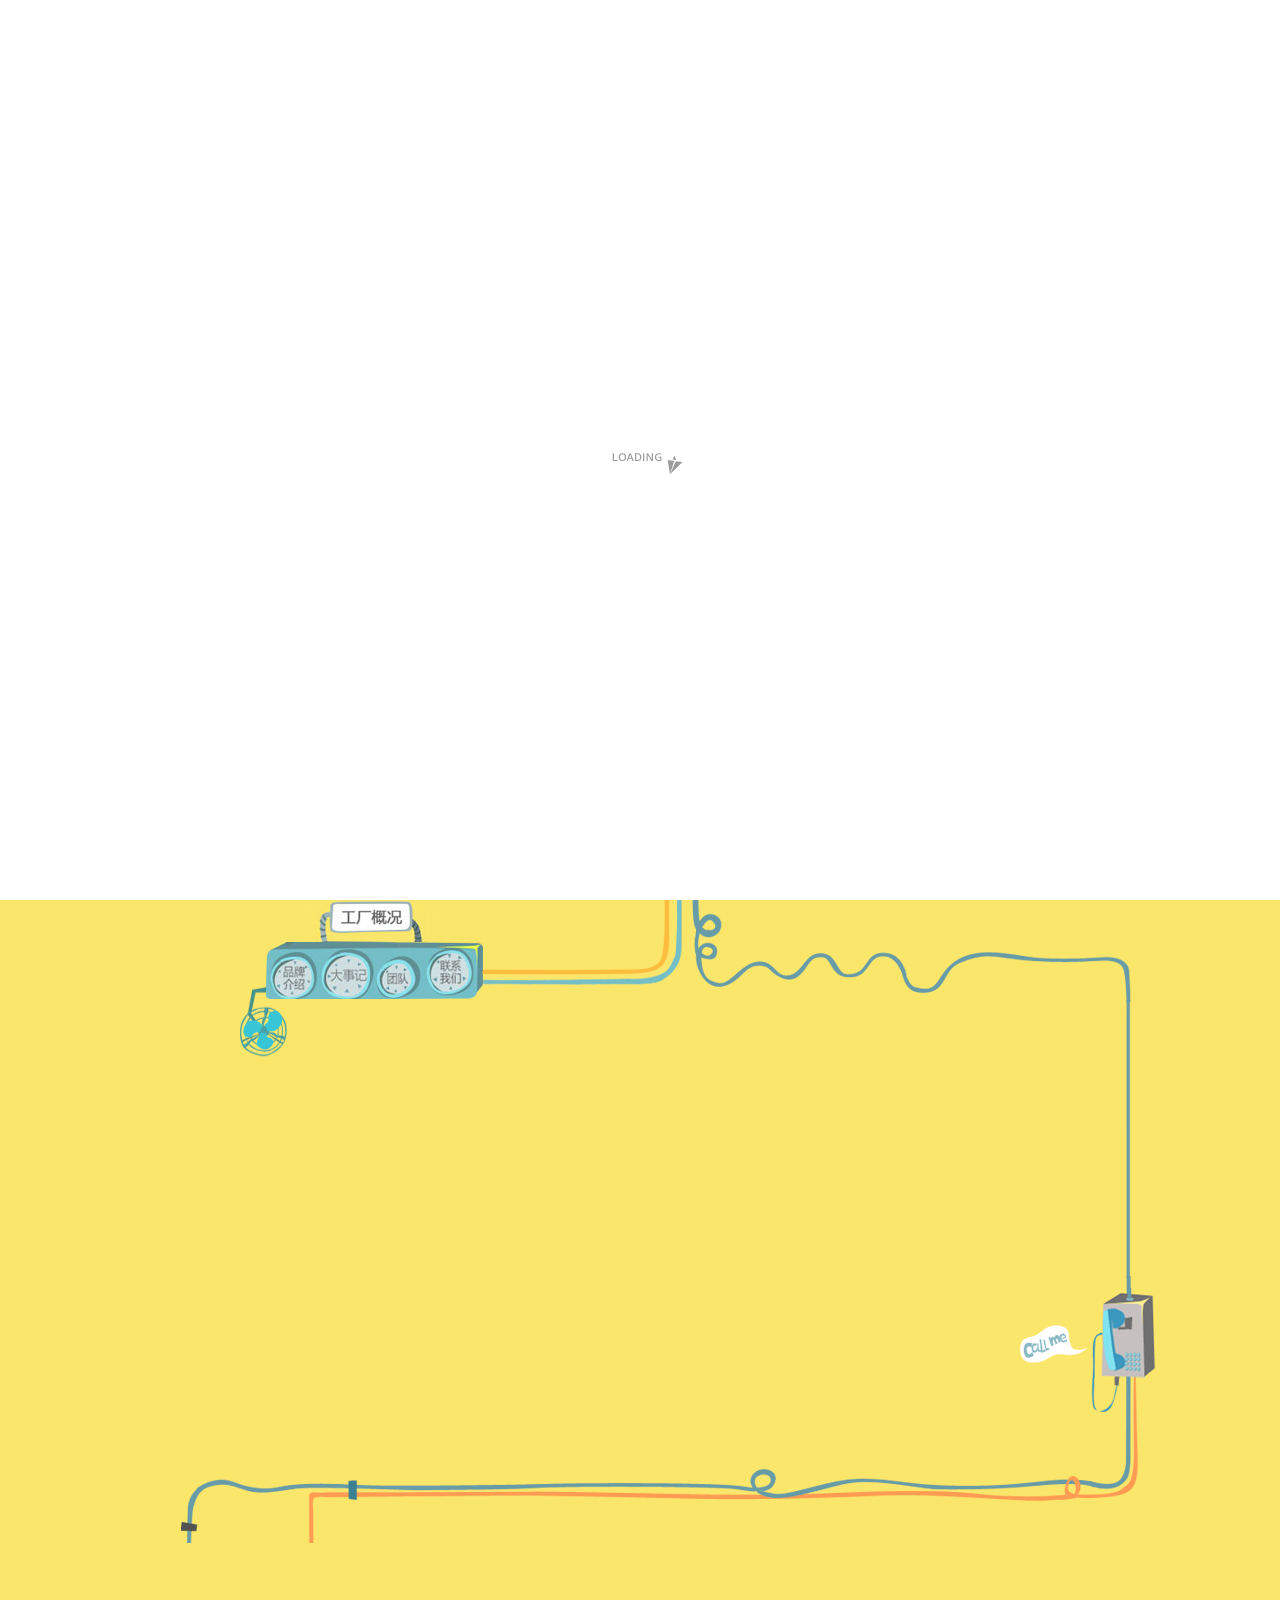
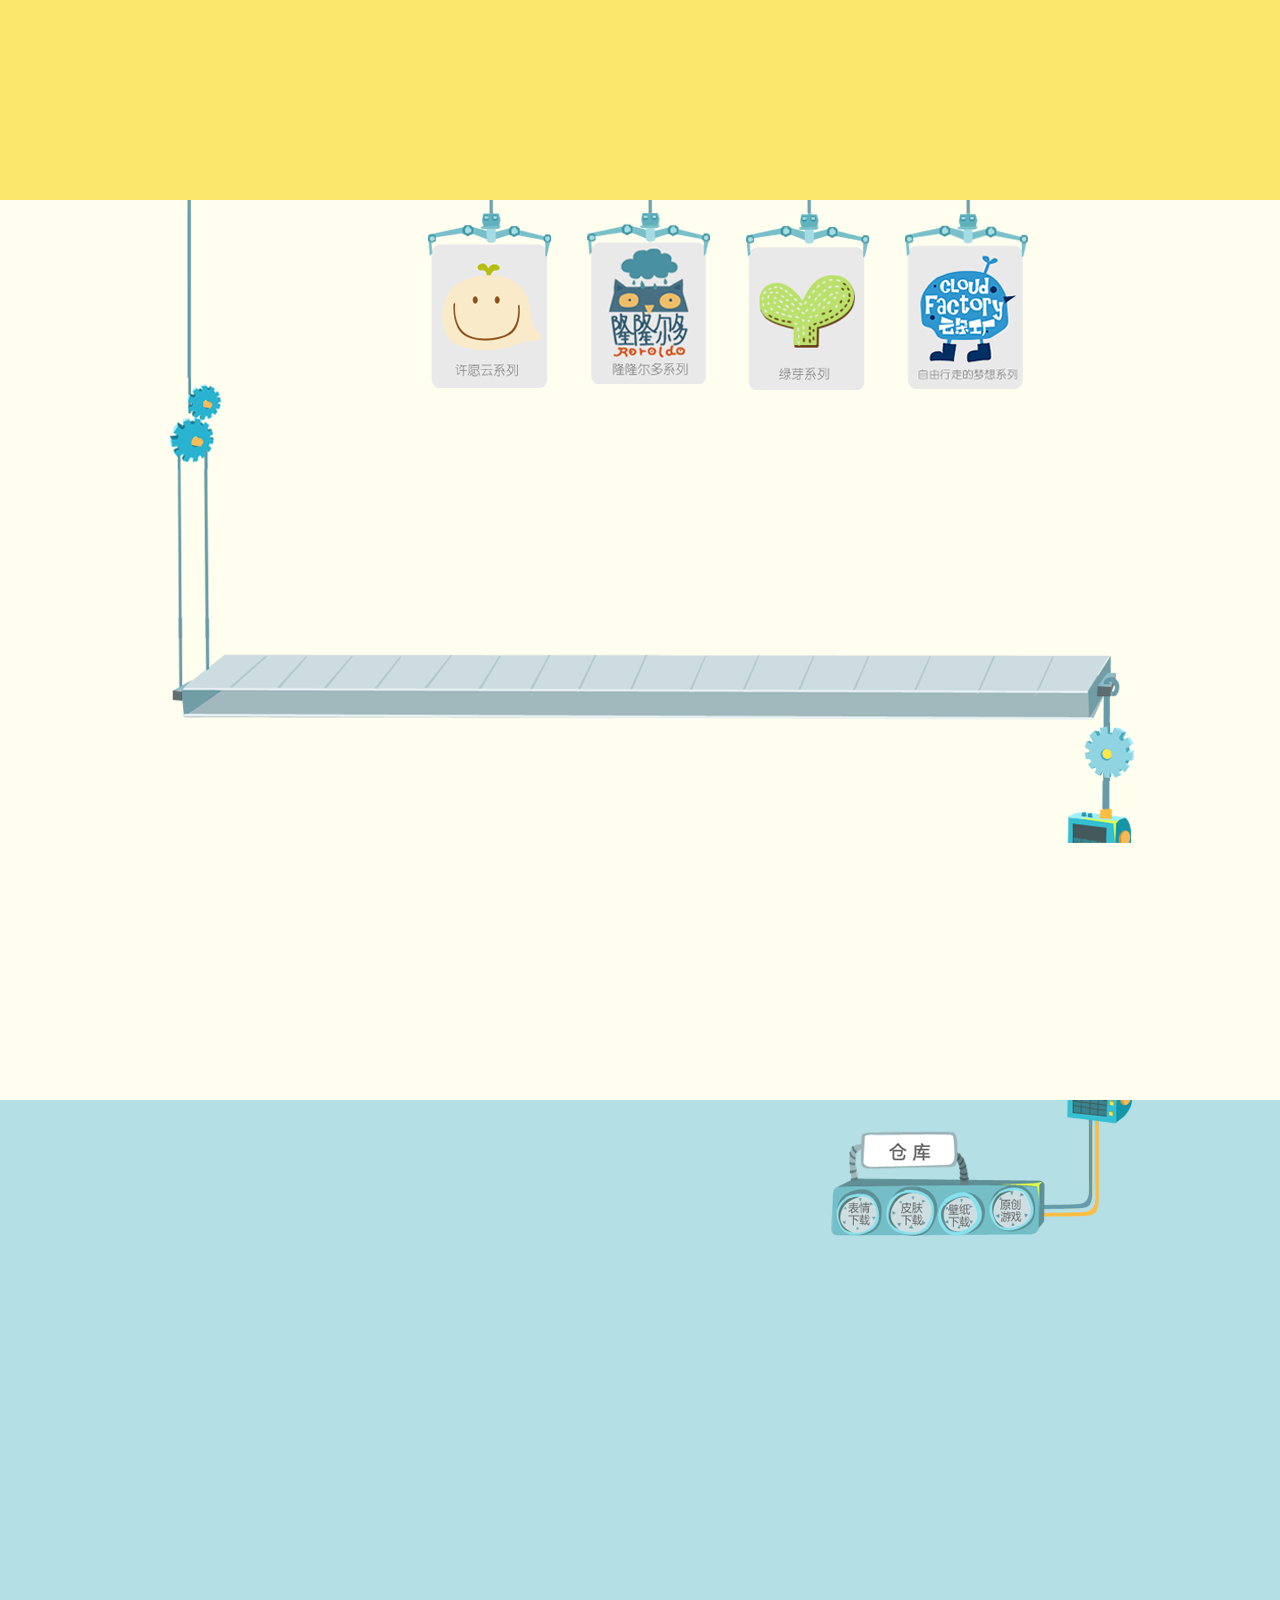
<file: cf/index.html>
<!DOCTYPE html>
<html>
<head>
	<meta charset="UTF-8">
	<title></title>
</head>
<link rel="stylesheet" type="text/css" href="css/style.css"/>
<script src="js/jquery-1.12.4.min.js" type="text/javascript" charset="utf-8"></script>
<script src="js/date.js" type="text/javascript" charset="utf-8"></script>
<script src="js/script.js" type="text/javascript" charset="utf-8"></script>
<script src="js/mTween.js" type="text/javascript" charset="utf-8"></script>
<body>
<div id="loading">
	<img src="img/loading.gif" />
</div>
<section id="sec_wrap">
	<div id="main_menu">
		<img src="img/menu_t.gif" />
		<div class="menu"></div>
		<div id="menu_a">
			<a href="javascript: ;" class="active">首页</a>
			<a href="javascript: ;">工厂概况</a>
			<a href="javascript: ;">生产线</a>
			<a href="javascript: ;">仓库</a>
		</div>
	</div>
	<div id="nav">
		<div id="link">
			<a href="#">官方店铺</a>
			<a href="#">豆瓣小站</a>
		</div>
		<div id="pull">
			<div><a href="javascript: ; id="pull_a""></a></div>
		</div>
	</div>
	<section id="wrap">
	<section id="main1">
		<h1>
			<a href="javascript: ;">云朵工厂
				<img src="img/logo.png" />	
			</a>
		</h1>
		<div class="cloud_box"></div>
		<div class="bulb">
			<div class="blue1"></div>
			<div class="blue2">
				<!--<span></span>
				<span></span>-->
			</div>
			<div class="yellow"></div>
			<div class="gray"></div>
			<div class="home">
				<param name="wmode" value="transparent" />
				<embed width="206" height="295" type="application/x-shockwave-flash" pluginspage="http://www.macromedia.com/go/getflashplayer" wmode="transparent" quality="high" src="img/home.swf">
			</div>
			<div class="line_1">
				<img src="img/line_1.gif" id="line_1"/>
			</div>
		</div>
		<div class="bird">
			<img src="img/bird1.gif" />
		</div>
		<div class="text_wz"></div>
	</section>
	<section id="main2">
		<h2>
			<a href="javascript: ;"></a>
			<a href="javascript: ;"></a>
			<a href="javascript: ;"></a>
			<a href="javascript: ;"></a>
		</h2>
		<div class="main2_line1"></div>
		<div id="fan">
			<span id="fan_l"></span>
		</div>
		<div class="main2_line">
			<img src="img/page3_bg_t.png"/>
		</div>
		<div class="main2_line2">
			<img src="img/call_me.gif" />
		</div>
		<div id="line_wrap">
			<div id="line_2">
				<div class="mask"></div>
				<div class="mask"></div>
				<div class="mask"></div>
				<div class="mask"></div>
				<div class="mask"></div>
				<p id="line_p1" class="line_p">
					云朵工厂是一个奇趣的幻想世界，<br />
这里负责制造能许愿的云朵，<br />
你可以参观这个神秘的工厂以及这座美丽的小城，<br />
了解许愿云制造的全过程。<br />
我们崇尚乐活精神，<br />
提倡环保优质的生活理念，<br />
并将这种理念应用在工厂的搭建和许愿云的生产中。<br />
云朵工厂拥有全世界最环保的生产线， 零污染、零耗能！<br />
云朵工厂所在的小城里每一户家庭的日常<br />
活动都可以成为云朵工厂的生产能源。<br />
我们是最快乐的工厂，<br />
每一个人都愿意来到云朵工厂工作，<br />
为这个世界制造梦想和希望<br />
				</p>
			</div>
			<div id="line2_2">
				<div class="mask"></div>
				<div class="mask"></div>
				<div id="line_p2" class="line_p">
					<a href="javascript:;"></a>
					<a href="javascript:;"></a>
					<div id="line2_list">
						<ul>
							<li >
								<p></p>
							</li>
							<li class="dateline">
								【云朵工厂】成立。系列绘本漫画开始筹备；
								<p>6月</p>
							</li>
							<li class="">
								<p></p>
							</li>
							<li class="dateline">
								绘本漫画《海盗们去打劫麦田城》正式出版发行；
								<p>4月</p>
							</li>
							<li class="dateline">
								携原创产品首次亮相在"第七届杭州中国国际动漫节"；
								<p>5月</p>
							</li>
							<li class="dateline">
								我们的淘宝店铺"云朵工厂的铺子"正式开张；
								<p>6月</p>
							</li>
							<li class="dateline">
								受邀参加"第三届中国国际动漫创意产业交易会"，并获得"最佳创意奖"；
								<p>9月</p>
							</li>
							<li class="dateline">
								首次参加iMART创意生活节，产品被收录进《创意市集产品型录》；
								<p>10月</p>
							</li>
							<li >
								<p></p>
							</li>
							<li class="dateline">
								受邀参加在"香港会议展览中心"举办的"香港国际授权展"；
								<p>1月</p>
							</li>
							<li class="dateline">
								参加"北京草莓音乐节"和哇塞网一起发现原创之美；
								<p>1月</p>
							</li>
							<li class="dateline">
								受邀参加港澳台内地两岸四地共同打造的"外卖庙会"；
								<p>5月</p>
							</li>
							<li class="dateline">
								【云朵工厂】1岁了！
								<p>6月</p>
							</li>
							<li class="dateline">
								"许愿云"形象获得外观设计专利证书；
								<p>6月</p>
							</li>
							<li class="dateline">
								新锐潮流文化杂志《扭秧歌》上首刊专访；
								<p>7月</p>
							</li>
							<li class="dateline">
								受邀参加成都大爱音乐节创意市集；
								<p>7月</p>
							</li>
							<li class="dateline">
								被新浪官方微博评定为"小而美"商户，并获得专题推荐；
								<p>7月</p>
							</li>
							<li class="dateline">
								接受国内原创潮流杂志《维他命》专访；
								<p>11月</p>
							</li>
							<li class="dateline">
								【云朵工厂】淘宝店荣升蓝冠；
								<p>11月</p>
							</li>
							<li class="dateline">
								"101号帽子系列"登陆由李静主持的国内知名时尚美妆栏目《美丽俏佳人》；
								<p>12月</p>
							</li>
							<li>
								<p></p>
							</li>
							<li class="dateline">
								和河南电视台"打鱼晒网"栏目组达成战略联盟合作伙伴；
								<p>2月</p>
							</li>
							<li class="dateline">
								郑州电视台"郑州最新鲜"栏目组实地专访；
								<p>3月</p>
							</li>
							<li class="dateline">
								荣登中国第一本专业网购指南杂志——《淘宝天下》；
								<p>3月</p>
							</li>
							<li class="dateline">
								接受本土时尚类刊物《世界都市ilook》专访；
								<p>3月</p>
							</li>
							<li class="dateline">
								登上《中华手工》3月刊封面；
								<p>4月</p>
							</li>
							<li class="dateline">
								接受创意产业权威期刊《创意世界》专访；
								<p>6月</p>
							</li>
							<li class="dateline">
								与潮流商圈、新锐媒体共同举办河南首届潮流创意文化节；
								<p>6月</p>
							</li>
							<li class="dateline">
								【云朵工厂】2周岁周年庆！
								<p>6月</p>
							</li>
						</ul>
					</div>
				</div>
			</div>
			<div id="line2_3">
				<div class="mask"></div>
				<p id="line_p3" class="line_p">表着急，稍后就来......
</p>
			</div>
			<div id="line2_4">
				<div class="mask"></div>
				<div class="mask"></div>
				<p id="line_p4" class="line_p"></p>
			</div>
		</div>
	</section>
	<section id="main3">
		<h2></h2>
		<div class="main3_line">
			<img src="img/page3_bg_t.png" />
		</div>
		<div class="main3_bg">
			<img src="img/cl_1.gif" class="c1"/>
			<img src="img/cl_2.gif" class="c2"/>
		</div>
		<ul id="main3_list">
			<!--<li>
				<a href="javascript:;" class="lis_a"></a>
				<div class="lis_div">
					<h3>许愿云系列</h3>
					<a href="#">查看详情&gt;</a>
					<p>如果你有一颗种子，一定要轻轻的把它种下，<br />
悉心的照管它，它会结出一朵许愿云，永远陪伴着你。<br />
随时提醒你，不要忘记最初的那个愿望。</p>
				</div>
			</li>
			<li>
				<a href="javascript:;" class="lis_a"></a>
				<div class="lis_div">
					<h3>许愿云系列</h3>
					<a href="#">查看详情&gt;</a>
					<p>如果你有一颗种子，一定要轻轻的把它种下，<br />
悉心的照管它，它会结出一朵许愿云，永远陪伴着你。<br />
随时提醒你，不要忘记最初的那个愿望。</p>
				</div>
			</li>
			<li>
				<a href="javascript:;" class="lis_a"></a>
				<div class="lis_div">
					<h3>许愿云系列</h3>
					<a href="#">查看详情&gt;</a>
					<p>如果你有一颗种子，一定要轻轻的把它种下，<br />
悉心的照管它，它会结出一朵许愿云，永远陪伴着你。<br />
随时提醒你，不要忘记最初的那个愿望。</p>
				</div>
			</li>
			<li>
				<a href="javascript:;" class="lis_a"></a>
				<div class="lis_div">
					<h3>许愿云系列</h3>
					<a href="#">查看详情&gt;</a>
					<p>如果你有一颗种子，一定要轻轻的把它种下，<br />
悉心的照管它，它会结出一朵许愿云，永远陪伴着你。<br />
随时提醒你，不要忘记最初的那个愿望。</p>
				</div>
			</li>-->
		</ul>
		<div class="main3_bot"></div>
	</section>
	<section id="main4">
		<h2>
			<a href="javascript: ;"></a>
			<a href="javascript: ;"></a>
			<a href="javascript: ;"></a>
			<a href="javascript: ;"></a>
		</h2>
		<div id="line_wrap4">
			<div id="line4_1">
				<div class="mask"></div>
				<div class="line4_div q">
					<ul>
						<img src="img/EMO/emo1.jpeg"/>
					</ul>
					<p>共计有62个许愿云表情，稀饭的话，就赶快打包带走吧？</p>
					<a href="#">下载表情包</a>
				</div>
			</div>
			<div id="line4_2">
				<div class="mask"></div>
				<div class="line4_ul q">
					<ul class="line4_ul1 q">
						<li>
							<img src="img/1.jpg"/>
							<p>许愿云——中秋快乐</p>
						</li>
						<li>
							<img src="img/2.jpg"/>
							<p>许愿云——在云端</p>
						</li>
						<li>
							<img src="img/3.jpg"/>
							<p>许愿云——你存在（女孩）</p>
						</li>
					</ul>
					<ul class="line4_ul2 q">
						<li>
							<img src="img/8.jpg"/>
							<p>许愿云——拥抱你心中的自己</p>
						</li>
						<li>
							<img src="img/9.jpg"/>
							<p>许愿云——静静的陪伴</p>
						</li>
						<li>
							<img src="img/10.jpg"/>
							<p>云朵工厂-许愿云</p>
						</li>
					</ul>
				</div>
			</div>
			<div id="line4_3">
				<div class="mask"></div>
				<div class="mask"></div>
				<div class="line_img q">
					<img src="img/bz.png" />
				</div>
			</div>
			<div id="line4_4">
				<div class="mask"></div>
				<div class="line_game q">
					<!--<img src="img/game.png"/>-->
				</div>
			</div>
		</div>
	</section>
</section>
</section>
</body>
</html>
</file>
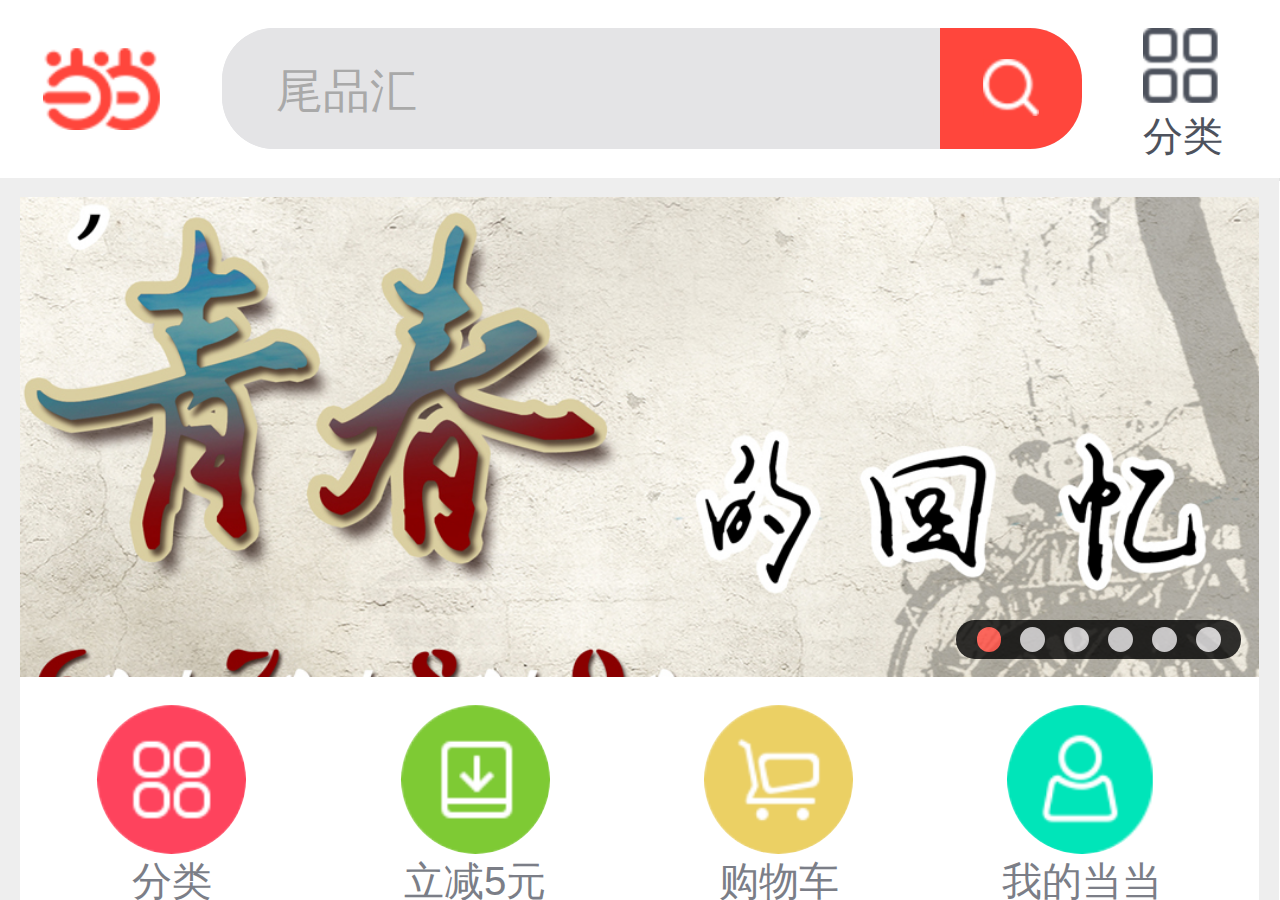
<file: dangdang/index.html>
<!DOCTYPE html>
<html lang="en">
<head>
	<meta charset="UTF-8">
	<script src="javascript/javascript.js"></script>
	<script src="javascript/m.touch.js"></script>
<script>
var i=0;
i=window.devicePixelRatio>1?1/window.devicePixelRatio:1;
document.write('<meta name="viewport" content="width=device-width,initial-scale='+i+',minimum-scale='+i+',maximum-scale='+i+',user-scalable=no" />');
</script>
	<title>Document</title>

<link rel="stylesheet" type="text/css" href="style.css">
</head>
<body>
	<header class="head clear">
		<span class="logo"></span>
		<form action="">
			<input class="text" type="text" value="尾品汇">
			<input class="button" type="button">
			<span class="buttonbg"></span>
		</form>
		<a href="#" class="classification">
			分类
			<span class="classificationBg"></span>
		</a>
	</header>
	<div class="wrap">
		<div class="scroll clear" id="scroll">
			<ul class="scrollBox">
				<li>
					<a href="#">
						<img src="img/scroll1.png">
					</a>
				</li>
				<li>
					<a href="#">
						<img src="img/scroll2.png">
					</a>
				</li>
				<li>
					<a href="#">
						<img src="img/scroll3.png">
					</a>
				</li>
				<li>
					<a href="#">
						<img src="img/scroll4.png">
					</a>
				</li>
				<li>
					<a href="#">
						<img src="img/scroll5.png">
					</a>
				</li>
				<li>
					<a href="#">
						<img src="img/scroll6.png">
					</a>
				</li>
				<li>
					<a href="#">
						<img src="img/scroll1.png">
					</a>
				</li>
				<li>
					<a href="#">
						<img src="img/scroll2.png">
					</a>
				</li>
				<li>
					<a href="#">
						<img src="img/scroll3.png">
					</a>
				</li>
				<li>
					<a href="#">
						<img src="img/scroll4.png">
					</a>
				</li>
				<li>
					<a href="#">
						<img src="img/scroll5.png">
					</a>
				</li>
				<li>
					<a href="#">
						<img src="img/scroll6.png">
					</a>
				</li>
			</ul>
			<span class="mask clear">
				<span class="dot active"></span>
				<span class="dot"></span>
				<span class="dot"></span>
				<span class="dot"></span>
				<span class="dot"></span>
				<span class="dot"></span>
			</span>
		</div>
		<nav class="menu clear">
			<a href="#">
				<span class="menubg menubg1"></span>
				<h2>分类</h2>
			</a>
			<a href="#">
				<span class="menubg menubg2"></span>
				<h2>立减5元</h2>
			</a>
			<a href="#">
				<span class="menubg menubg3"></span>
				<h2>购物车</h2>
			</a>
			<a href="#">
				<span class="menubg menubg4"></span>
				<h2>我的当当</h2>
			</a>
			<a href="#">
				<span class="menubg menubg5"></span>
				<h2>好书榜</h2>
			</a>
			<a href="#">
				<span class="menubg menubg6"></span>
				<h2>童书榜</h2>
			</a>
			<a href="#">
				<span class="menubg menubg7"></span>
				<h2>9块9</h2>
			</a>
			<a href="#">
				<span class="menubg menubg8"></span>
				<h2>电子书</h2>
			</a>
		</nav>
		<section class="second">
			<h2>秒杀
				<div class="timer clear">
					<span class="timerBg"></span>
					<span class="number">0</span>
					<span class="number">0</span>
					<span class="symbol">:</span>
					<span class="number">4</span>
					<span class="number">6</span>
					<span class="symbol">:</span>
					<span class="number">4</span>
					<span class="number">6</span>
				</div>
			</h2>
			<ul class="secondBox clear">
				<li>
					<a href="#">
						<img src="img/second1.png">
					</a>
					<strong>￥1.00</strong>
				</li>
				<li>
					<a href="#">
						<img src="img/second2.png">
					</a>
					<strong>￥1.00</strong>
				</li>
				<li>
					<a href="#">
						<img src="img/second3.png">
					</a>
					<strong>￥52.10</strong>
				</li>
			</ul>
		</section>
		<div class="banner">
			<div class="bannerBox">
				<a href="#">
					<img src="img/banner1.png">
				</a>
				<a href="#">
					<img src="img/banner2.png">
				</a>
			</div>

			<span class="mask">
				<span class="dot active"></span>
				<span class="dot"></span>
			</span>
		</div>
		<ul class="ulBox">
			<li class="ulList1">
				<header class="clear">
					<h2>最值当</h2>
					<a class="more" href="#">
						更多
						<span class="morebg"></span>
					</a>
				</header>
				<div class="ulBoxBody clear">
					<div class="left">
						<img src="img/ulBoxLeft1.png">
						<span class="mask"></span>
						<p class="text text1">
							<strong class="line1">最值当</strong>
							<span class="line2">百于专柜大牌</span>
							<span class="line3">
								<span>全网限量最低价</span>
							</span>
						</p>
					</div>
					<div class="right1 right">
						<img src="img/ulBoxRight1.png">
						<dl class="text text2">
							<dt class="line1">春装上新</dt>
							<dd class="line2">全场<span class="red">35.9元起</span></dd>
						</dl>
					</div>
					<div class="right2 right">
						<img src="img/ulBoxRight2.png">
						<dl class="text text2">
							<dt class="line1">鸿星尔克童鞋</dt>
							<dd class="line2">全场<span class="red">满199减20</span></dd>
						</dl>
					</div>
				</div>
			</li>
			<li class="ulList2">
				<header class="clear">
					<h2>尾品汇</h2>
					<a class="more" href="#">
						更多
						<span class="morebg"></span>
					</a>
				</header>
				<div class="ulBoxBody clear">
					<div class="left">
						<img src="img/ulBoxLeft1.png">
						<span class="mask"></span>
						<p class="text text1">
							<strong class="line1">尾品汇</strong>
							<span class="line2">3.9折封顶</span>
							<span class="line3">
								<span>每日10：00上新</span>
							</span>
						</p>
					</div>
					<div class="right1 right">
						<img src="img/ulBoxRight3.png">
						<dl class="text text2">
							<dt class="line1">图书</dt>
							<dd class="line2">2.9折特惠</dd>
						</dl>
					</div>
					<div class="right2 right">
						<img src="img/ulBoxRight4.png">
						<dl class="text text2">
							<dt class="line1">巴拉巴拉</dt>
							<dd class="line2">开学季满399减50</dd>
							<dd class="line2">领券在满减</dd>
						</dl>
					</div>
				</div>
			</li>
			<li class="ulList3">
				<header class="clear">
					<h2>发现好书</h2>
					<a class="more" href="#">
						更多
						<span class="morebg"></span>
					</a>
				</header>
				<div class="ulBoxBody clear">
					<div class="left">
						<img src="img/ulBoxLeft3.png">
						<dl class="text2">
							<dt class="line1">向上吧少年</dt>
							<dd class="line2 red">满100减30 满200减60</dd>
							<dd class="line3 red">满300减100</dd>
						</dl>
					</div>
					<div class="right1 right">
						<img src="img/ulBoxRight5.png">
						<dl class="text text2">
							<dt class="line1">考试图书</dt>
							<dd class="line2 red">满300减100</dd>
						</dl>
					</div>
					<div class="right2 right">
						<img src="img/ulBoxRight6.png">
						<dl class="text text2">
							<dt class="line1">外语图书</dt>
							<dd class="line2 red">满300减100</dd>
						</dl>
					</div>
				</div>
			</li>
			<li class="ulList4">
				<header class="clear">
					<h2>缤纷童书</h2>
					<a class="more" href="#">
						更多
						<span class="morebg"></span>
					</a>
				</header>
				<div class="ulBoxBody clear">
					<div class="left">
						<img src="img/ulBoxLeft4.png">
						<dl class="text2">
							<dt class="line1">童书5折封顶</dt>
							<dd class="line2 red">再满300减100</dd>
						</dl>
					</div>
					<div class="right1 right">
						<img src="img/ulBoxRight7.png">
						<dl class="text text2">
							<dt class="line1">分级阅读</dt>
							<dd class="line2 red">满100减30</dd>
							<dd class="line3 red">满200减60</dd>
						</dl>
					</div>
					<div class="right2 right">
						<img src="img/ulBoxRight8.png">
						<dl class="text text2">
							<dt class="line1">名社好书</dt>
							<dd class="line2 red">满200减100</dd>
						</dl>
					</div>
				</div>
			</li>
			<li class="ulList5">
				<header class="clear">
					<h2>潮流服饰</h2>
					<a class="more" href="#">
						更多
						<span class="morebg"></span>
					</a>
				</header>
				<div class="ulBoxBody clear">
					<div class="left">
						<img src="img/ulBoxLeft5.png">
						<span class="img"></span>
						<dl class="text2">
							<dt class="line1">开学换新衣</dt>
							<dd class="line2 red">低至9.9元</dd>
						</dl>
					</div>
					<div class="right1 right">
						<img src="img/ulBoxRight9.png">
						<dl class="text text2">
							<dt class="line1">韩都衣舍春衣热卖</dt>
							<dd class="line2 red">满599减200</dd>
						</dl>
					</div>
					<div class="right2 right">
						<img src="img/ulBoxRight10.png">
						<dl class="text text2">
							<dt class="line1">百丽春钜惠</dt>
							<dd class="line2">全场<span class="red">折后满减</span></dd>
						</dl>
					</div>
				</div>
			</li>
			<li class="ulList6">
				<header class="clear">
					<h2>运动▪亲子</h2>
					<a class="more" href="#">
						更多
						<span class="morebg"></span>
					</a>
				</header>
				<div class="ulBoxBody clear">
					<div class="left">
						<img src="img/ulBoxLeft6.png">
						<span class="img"></span>
						<dl class="text2">
							<dt class="line1">十足学院派</dt>
							<dd class="line2 red">全场19元起</dd>
						</dl>
					</div>
					<div class="right1 right">
						<img src="img/ulBoxRight11.png">
						<dl class="text text2">
							<dt class="line1">阿迪达斯</dt>
							<dd class="line2">全场49元起</dd>
						</dl>
					</div>
					<div class="right2 right">
						<img src="img/ulBoxRight12.png">
						<dl class="text text2">
							<dt class="line1">巴拉巴拉开学季</dt>
							<dd class="line2 red">低至<span class="red">19元</span></dd>
						</dl>
					</div>
				</div>
			</li>
			<li class="ulList7">
				<header class="clear">
					<h2>早春新品</h2>
					<a class="more" href="#">
						更多
						<span class="morebg"></span>
					</a>
				</header>
				<div class="ulBoxBody clear">
					<div class="left">
						<img src="img/ulBoxLeft7.png">
						<span class="img"></span>
						<dl class="text2">
							<dt class="line1">校园搭配专场</dt>
							<dd class="line2 red">新款5折来袭</dd>
						</dl>
					</div>
					<div class="right1 right">
						<img src="img/ulBoxRight13.png">
						<dl class="text text2">
							<dt class="line1">浓浓校园风</dt>
							<dd class="line2">全场<span class="red">19元起</span></dd>
						</dl>
					</div>
					<div class="right2 right">
						<img src="img/ulBoxRight14.png">
						<dl class="text text2">
							<dt class="line1">开学单品热卖</dt>
							<dd class="line2 red">全场<span class="red">低至19元</span></dd>
						</dl>
					</div>
				</div>
			</li>
			<li class="ulList8">
				<header class="clear">
					<h2>Baby&Child</h2>
					<a class="more" href="#">
						更多
						<span class="morebg"></span>
					</a>
				</header>
				<div class="ulBoxBody clear">
					<div class="left">
						<img src="img/ulBoxLeft8.png">
						<span class="img"></span>
						<dl class="text2">
							<dt class="line1">帮宝宝欢乐过大年</dt>
							<dd class="line2 red">买指定nb/s纸尿裤&nbsp;送湿巾</dd>
						</dl>
					</div>
					<div class="right1 right">
						<img src="img/ulBoxRight15.png">
						<dl class="text text2">
							<dt class="line1">新春开学季</dt>
							<dd class="line2">文具满99减30</dd>
						</dl>
					</div>
					<div class="right2 right">
						<img src="img/ulBoxRight16.png">
						<dl class="text text2">
							<dt class="line1">宝宝舒适沐浴</dt>
							<dd class="line2 red">部分满59减10</dd>
						</dl>
					</div>
				</div>
			</li>
			<li class="ulList9">
				<header class="clear">
					<h2>腔调生活</h2>
					<a class="more" href="#">
						更多
						<span class="morebg"></span>
					</a>
				</header>
				<div class="ulBoxBody clear">
					<div class="left">
						<img src="img/ulBoxLeft9.png">
						<dl class="text2">
							<dt class="line1">宝洁购物狂欢节</dt>
							<dd class="line2 red">疯狂钜惠&nbsp;爆款直降</dd>
						</dl>
					</div>
					<div class="right1 right">
						<img src="img/ulBoxRight17.png">
						<dl class="text text2">
							<dt class="line1">1号店闹元宵</dt>
							<dd class="line2 red">爆款低至9.9元</dd>
						</dl>
					</div>
					<div class="right2 right">
						<img src="img/ulBoxRight18.png">
						<dl class="text text2">
							<dt class="line1">苹果apple</dt>
							<dd class="line2">
								满
								<span class="red">300减20</span>
							</dd>
						</dl>
					</div>
				</div>
			</li>
			<li class="ulList10">
				<header class="clear">
					<h2>当当优品</h2>
					<a class="more" href="#">
						更多
						<span class="morebg"></span>
					</a>
				</header>
				<div class="ulBoxBody clear">
					<div class="left">
						<img src="img/ulBoxLeft10.png">
						<dl class="text2">
							<dt class="line1">天然蜂蜜手工皂</dt>
							<dd class="line2 red">祛痘去鸡皮19疯抢</dd>
						</dl>
					</div>
					<div class="right1 right">
						<img src="img/ulBoxRight19.png">
						<dl class="text text2">
							<dt class="line1">N.S.N.F潮男羽绒服</dt>
							<dd class="line2 red">满减上下不封顶</dd>
						</dl>
					</div>
					<div class="right2 right">
						<img src="img/ulBoxRight20.png">
						<dl class="text text2">
							<dt class="line1">不锈钢保温杯</dt>
							<dd class="line2">
								500ML仅售
								<span class="red">29元</span>
							</dd>
						</dl>
					</div>
				</div>
			</li>
		</ul>
		<section class="theme">
			<h2>主题馆</h2>
			<div class="themeBox">
				<ul class="clear">
					<li class="themeList">
						<a href="#">
							<div class="themeLeft">
								<h3>图书</h3>
								<p>当当图书榜发布</p>
							</div>
							<div class="themeRight">
								<img src="img/themel1.png">
							</div>
						</a>
					</li>
					<li class="themeList">
						<a href="#">
							<div class="themeLeft">
								<h3>童书</h3>
								<p>给孩子全新视角</p>
							</div>
							<div class="themeRight">
								<img src="img/themel2.png">
							</div>
						</a>
					</li>
					<li class="themeList">
						<a href="#">
							<div class="themeLeft">
								<h3>女装内衣</h3>
								<p>活力&nbsp;时尚&nbsp;优雅</p>
							</div>
							<div class="themeRight">
								<img src="img/themel3.png">
							</div>
						</a>
					</li>
					<li class="themeList">
						<a href="#">
							<div class="themeLeft">
								<h3>男装</h3>
								<p>休闲&nbsp;商务&nbsp;潮牌</p>
							</div>
							<div class="themeRight">
								<img src="img/themel4.png">
							</div>
						</a>
					</li>
					<li class="themeList">
						<a href="#">
							<div class="themeLeft">
								<h3>鞋包配饰</h3>
								<p>品质&nbsp;细节&nbsp;潮流</p>
							</div>
							<div class="themeRight">
								<img src="img/themel5.png">
							</div>
						</a>
					</li>
					<li class="themeList">
						<a href="#">
							<div class="themeLeft">
								<h3>运动户外</h3>
								<p>挥洒青春</p>
							</div>
							<div class="themeRight">
								<img src="img/themel6.png">
							</div>
						</a>
					</li>
					<li class="themeList">
						<a href="#">
							<div class="themeLeft">
								<h3>家居家纺</h3>
								<p>我们结婚吧</p>
							</div>
							<div class="themeRight">
								<img src="img/themel7.png">
							</div>
						</a>
					</li>
					<li class="themeList">
						<a href="#">
							<div class="themeLeft">
								<h3>孕婴童</h3>
								<p>尿裤直降贴心价</p>
							</div>
							<div class="themeRight">
								<img src="img/themel8.png">
							</div>
						</a>
					</li>
					<li class="themeList">
						<a href="#">
							<div class="themeLeft">
								<h3>手机数码</h3>
								<p>iPhone6s同步发售</p>
							</div>
							<div class="themeRight">
								<img src="img/themel9.png">
							</div>
						</a>
					</li>
					<li class="themeList">
						<a href="#">
							<div class="themeLeft">
								<h3>食品</h3>
								<p>吃货挚爱美食</p>
							</div>
							<div class="themeRight">
								<img src="img/themel10.png">
							</div>
						</a>
					</li>
					<li class="themeList">
						<a href="#">
							<div class="themeLeft">
								<h3>美妆</h3>
								<p>护肤彩妆奢养之选</p>
							</div>
							<div class="themeRight">
								<img src="img/themel11.png">
							</div>
						</a>
					</li>
					<li class="themeList">
						<a href="#">
							<div class="themeLeft">
								<h3>家用电器</h3>
								<p>清新空气抗过敏</p>
							</div>
							<div class="themeRight">
								<img src="img/themel12.png">
							</div>
						</a>
					</li>
				</ul>
			</div>
		</section>
		<div class="load clear">
			<a href="#">登录</a>
			<a href="#">注册</a>
			<a class="top" href="#scroll">TOP</a>
			<span class="topbg"></span>
		</div>
		<footer class="foot">
			<div class="foottop clear">
				<a href="#">提建议</a>
				<a href="#" class="active">触屏版</a>
				<a href="#">电脑版</a>
				<a href="#">帮&nbsp;&nbsp;助</a>
			</div>
			<p>Copyright&nbsp;当当&nbsp;2016&nbsp;m.dangdang.com</p>
		</footer>
	</div>
</body>
</html>
</file>
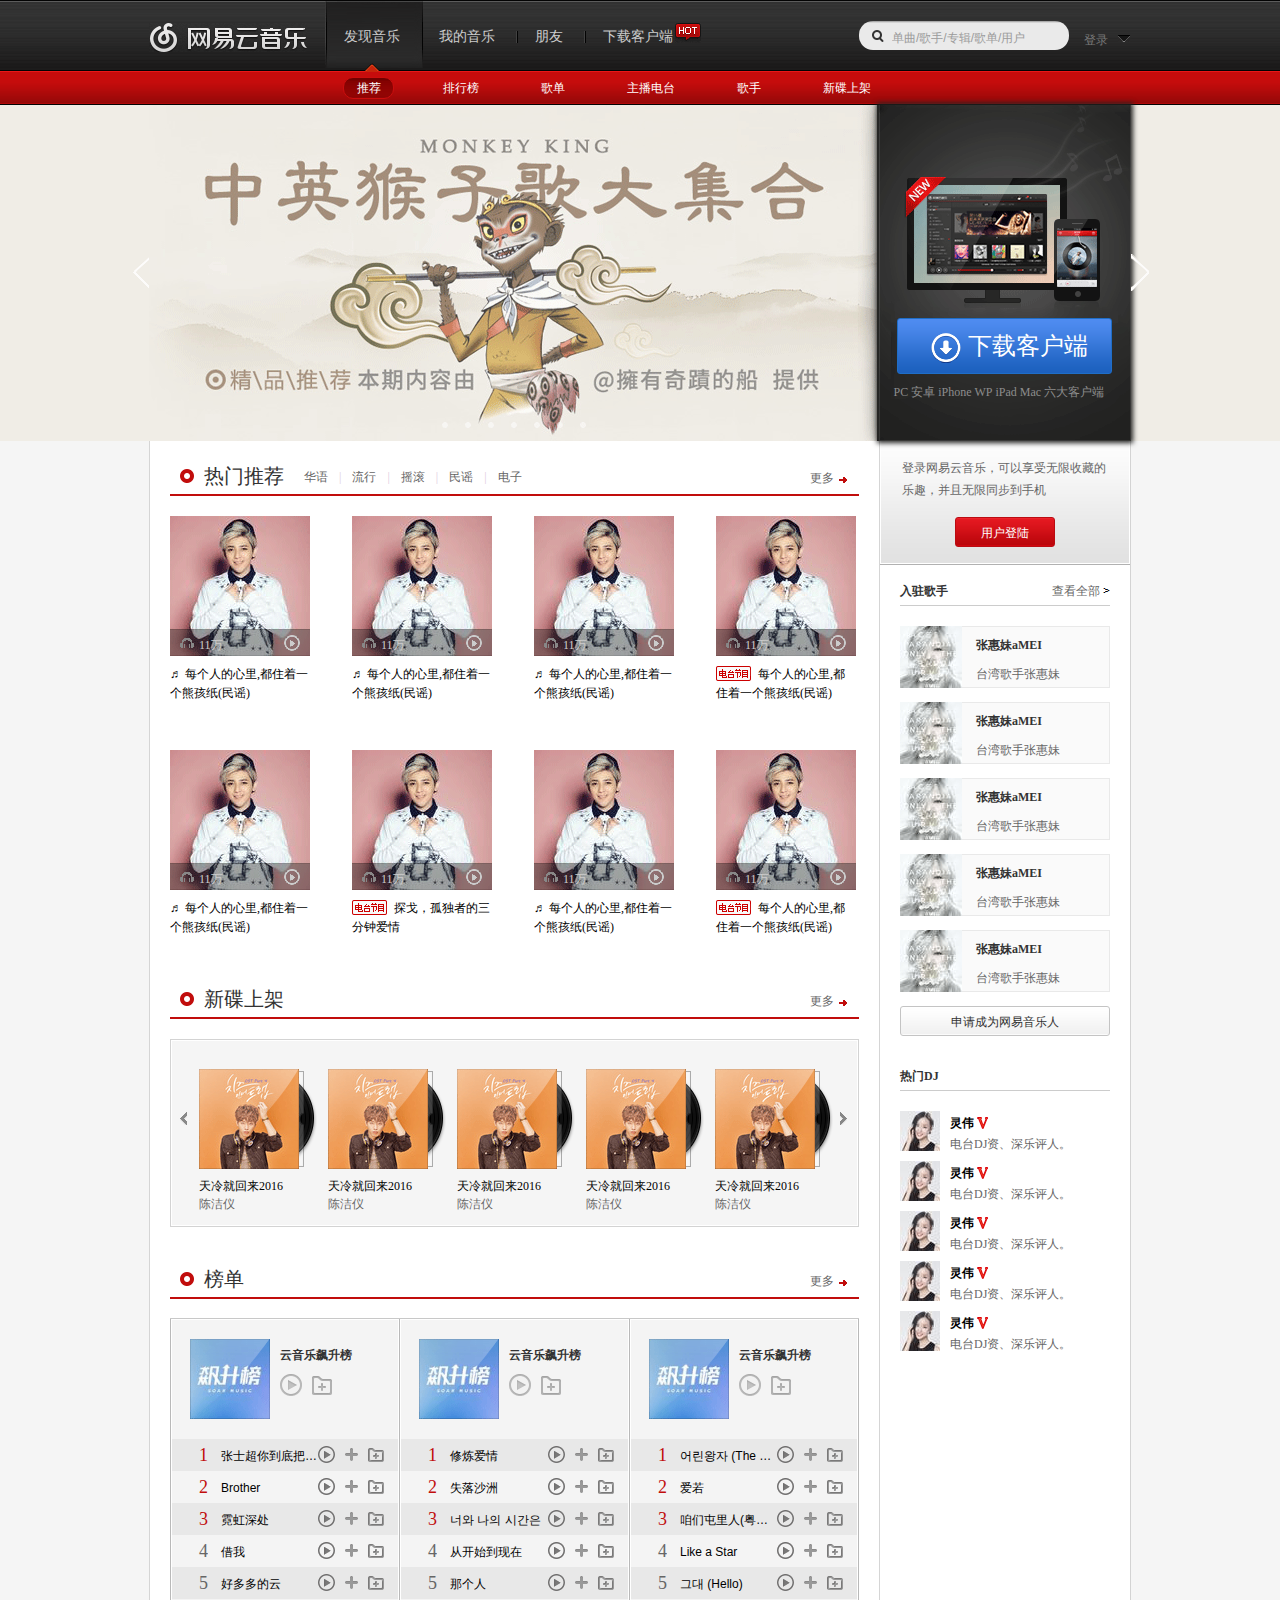
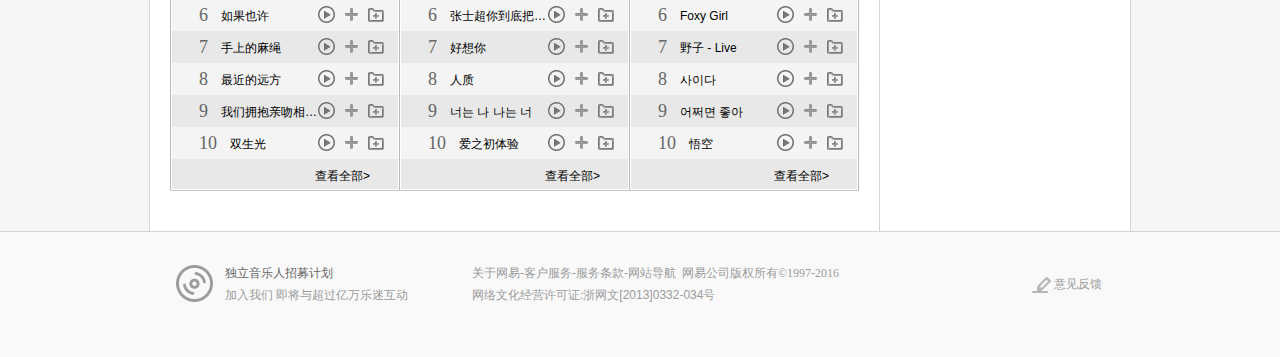
<file: music/index.html>
<!DOCTYPE html>
<html lang="en">

	<head>
		<meta charset="UTF-8">
		<title>网易云音乐</title>
		<script src="js/html5shiv.min.js"></script>
		<script src="js/DD_belatedPNG_0.0.8a.js"></script>
		<script>
			DD_belatedPNG.fix('span,a');
		</script>
		<style>
			body,h1,h2,h3,h4,input,p,ul,ol {
				margin: 0;
				padding: 0;
				font-size: 12px;
				font-family: "宋体";
			}
			li {
				list-style: none;
			}
			
			a {
				text-decoration: none;
			}
			
			img {
				vertical-align: top;
				border: none;
			}
			
			.clearFix {
				zoom: 1;
			}
			
			.clearFix:after {
				content: "";
				display: block;
				clear: both;
			}
			
			span {
				overflow: hidden;
			}
			/*头部开始*/
			
			.wrap {
				height: 69px;
				background: url(img/headerBg.png) repeat-x;
				border: 1px solid #030303;
				border-left: none;
				border-right: none;
			}
			
			#header {
				margin: 0 auto;
				width: 983px;
				padding-left: 1px;
			}
			
			#header h1 {
				float: left;
				width: 176px;
				margin: 22px 0 18px 0;
				overflow: hidden;
			}
			
			#header nav {
				width: 391px;
				float: left;
				position: relative;
			}
			
			#header nav a {
				color: #cccccc;
				float: left;
				font-size: 14px;
				font-family: "微软雅黑";
				margin-right: -2px;
			}
			
			#header nav strong {
				font-weight: normal;
				padding: 0 22px 0 18px;
				line-height: 12px;
				float: left;
				border-left: 1px solid #414141;
				border-right: 1px solid #030303;
			}
			
			#header nav .doorR {
				float: left;
				padding: 30px 0 25px;
			}
			
			#header nav .doorL {
				float: left;
			}
			
			#header nav a:hover {
				background: url(img/header_hover.png) repeat-x;
				margin-right: -2px;
			}
			
			#header a:hover .doorL {
				background: url(img/doorL.png) no-repeat;
			}
			
			#header a:hover .doorR {
				background: url(img/doorL.png) no-repeat right 0;
			}
			
			#header a:hover strong {
				background: none;
			}
			
			#jiao {
				float: left;
				width: 14px;
				height: 9px;
				background: url(img/sprite.png) no-repeat -31px -20px;
				position: absolute;
				left: 40px;
				top: 62px;
			}
			
			#header #hot {
				width: 26px;
				height: 20px;
				background: url(img/sprite.png) no-repeat -31px 0;
				position: absolute;
				left: 350px;
				top: 22px;
			}
			
			#first {
				border-left: #2c2c2c;
				padding-left: 19px;
			}
			/*#header #first_a{background: url(img/header_visited.png) no-repeat;}*/
			
			#header #last {
				border-right: none;
				padding-right: 37px;
			}
			
			#header form {
				width: 273px;
				float: right;
				height: 31px;
				padding: 20px 0 18px;
			}
			
			form #form_left {
				width: 210px;
				float: left;
				position: relative;
			}
			
			form #form_left span {
				width: 12px;
				height: 12px;
				background: url(img/sprite.png) no-repeat -58px 0;
				position: absolute;
				left: 13px;
				top: 9px;
			}
			
			form input {
				width: 169px;
				height: 12px;
				border: none;
				outline: none;
				background: url(img/inputBg.png) repeat-x;
				border-radius: 14px;
				color: #9b9b9b;
				padding: 11px 8px 6px 33px;
				font-family: Arial;
			}
			
			form #form_right {
				width: 25px;
				float: left;
				padding: 7px 23px 0 15px;
				position: relative;
			}
			
			form #form_right #san {
				width: 12px;
				height: 7px;
				background: url(img/sprite.png) no-repeat -58px -12px;
				position: absolute;
				left: 49px;
				top: 14px;
			}
			
			#form_right a {
				line-height: 24px;
				color: #787878;
			}
			
			#form_right a:hover {
				text-decoration: underline;
			}
			
			#navTop {
				background: url(img/navBg.png) repeat-x;
				height: 34px;
				overflow: hidden;
			}
			
			#navTop div {
				width: 806px;
				height: 34px;
				margin: 0 auto;
				padding-left: 178px;
			}
			
			#navTop a {
				font-family: "微软雅黑";
				float: left;
				color: #ffffff;
				padding: 5px 13px 5px 14px;
				border-radius: 10px;
				margin: 6px 18px 6px 17px;
				line-height: 12px;
			}
			
			#navTop a:hover {
				background: url(img/nav_aBg.png) repeat-x;
				border: 1px solid #cb0e0e;
				padding: 4px 12px 4px 13px;
			}
			/*bander开始*/
			
			#banner {
				width: 100%;
				height: 336px;
				background: #f0ede6;
			}
			
			#banner .banner_wrap {
				width: 983px;
				margin: 0 auto;
			}
			
			#banner .a {
				width: 24px;
				height: 45px;
				position: absolute;
				left: 131px;
				top: 250px;
			}
			
			#banner #bannerL {
				width: 18px;
				height: 38px;
				background: url(img/sprite.png) no-repeat -46px -54px;
				position: absolute;
				left: 133px;
				top: 254px;
			}
			
			#banner #bannerR {
				width: 18px;
				height: 38px;
				background: url(img/sprite.png) no-repeat -66px -54px;
				position: absolute;
				right: 131px;
				top: 254px;
			}
			
			#banner img {
				float: left;
			}
			
			#banner .banner_left {
				position: relative;
				/*width:730px;height:336px;*/
			}
			
			#banner ul {
				position: absolute;
				left: 284px;
				bottom: -323px;
				width: 167px;
				height: 6px;
			}
			
			#banner ul li {
				width: 6px;
				height: 6px;
				margin: 0 8px 0 9px;
				float: left;
			}
			
			#banner ul li:hover {
				background: url(img/sprite.png) no-repeat -40px -31px; 
			}
			#banner .banner_right {
				height: 336px;
				width: 252px;
				float: left;
				box-shadow: 0 0 5px 2px #252524;
				position: relative;
			}
			
			.banner_right div {
				height: 54px;
				width: 213px;
				background: url(img/banner_rightBg.png) repeat-x;
				border: 1px solid #1f6ec7;
				border-radius: 3px;
				position: absolute;
				left: 18px;
				bottom: 67px;
			}
			
			.banner_right div:hover {
				background: #478bf9;
			}
			
			.banner_right div #xiazai {
				width: 30px;
				height: 30px;
				background: url(img/sprite.png) no-repeat;
				position: absolute;
				left: 33px;
				top: 14px;
			}
			
			.banner_right div a {
				font-family: "微软雅黑";
				font-size: 24px;
				line-height: 22px;
				color: #fff;
				padding: 16px 0 14px 70px;
				float: left;
				background: ;
			}
			
			.banner_right p {
				color: #8d8d8d;
				font-family: "微软雅黑";
				position: absolute;
				left: 15px;
				bottom: 40px;
			}
			/*内容开始*/
			
			#content {
				background: #f5f5f5;
				border-bottom: 1px solid #d5d5d5;
			}
			
			#content .content_wrap {
				margin: 0 auto;
				width: 982px;
				height: 1390px;
				background: #fff;
			}
			/*内容左边*/
			
			#left {
				padding: 0 20px 0;
				border-left: 1px solid #d5d5d5;
				border-right: 1px solid #d5d5d5;
				width: 689px;
				float: left;
				overflow: hidden;
			}
			
			#left ul a:hover {
				text-decoration: underline;
			}
			/*left公有部分*/
			
			.left_header {
				height: 53px;
				border-bottom: 2px solid #c10d0c;
			}
			
			.left_header h2 {
				float: left;
				font-size: 20px;
				line-height: 37px;
				padding: 17px 0 0 34px;
				font-weight: normal;
				position: relative;
			}
			
			.left_header h2 .red {
				width: 14px;
				height: 14px;
				background: url(img/sprite.png) no-repeat 0 -31px;
				position: absolute;
				left: 10px;
				top: 28px;
			}
			
			.left_header h2 a {
				color: #333;
				font-family: "微软雅黑";
			}
			
			.left_header .more {
				width: ;
				float: right;
				padding: 23px 25px 0 0;
				line-height: 29px;
				position: relative;
			}
			
			.left_header .more .jiantou {
				width: 8px;
				height: 6px;
				background: url(img/sprite.png) no-repeat -46px -21px;
				position: absolute;
				right: 12px;
				top: 36px;
			}
			
			.left_header .more a {
				color: #666;
				font-family: "微软雅黑";
			}
			
			.left_header .more a:hover {
				text-decoration: underline;
			}
			/*左边第一部分*/
			
			.left_header nav {
				width: ;
				float: left;
				color: #e0cce0;
				padding: 19px 0 0 9px;
			}
			
			.left_header nav a {
				color: #666;
				padding: 0 11px;
				line-height: 34px;
			}
			
			.left_header nav a:hover {
				text-decoration: underline;
			}
			
			#left1 ul {
				width: 728px;
				height: 468px;
			}
			
			#left1 ul li {
				padding: 20px 42px 0 0;
				float: left;
				height: 214px;
				width: 140px;
			}
			
			#left1 ul li .img {
				height: 140px;
				width: 140px;
				position: relative;
			}
			
			#left1 ul li .img .headset {
				width: 14px;
				height: 10px;
				background: url(img/sprite.png) no-repeat -55px -20px;
				position: absolute;
				left: 10px;
				bottom: 8px;
			}
			
			#left1 ul li .img .play {
				width: 16px;
				height: 16px;
				background: url(img/sprite.png) no-repeat 0 -46px;
				position: absolute;
				right: 10px;
				bottom: 5px;
			}
			
			#left1 ul li .img .play:hover {
				background: url(img/sprite.png) no-repeat -17px -46px;
			}
			
			#left1 ul li img {
				height: 140px;
				width: 140px;
			}
			
			#left1 ul li .mask {
				background: #232222;
				filter: alpha(opacity=40);
				opacity: .4;
				height: 25px;
				width: 100%;
				border-top: 1px solid #000;
				border-bottom: 1px solid #000;
				position: absolute;
				left: 0;
				bottom: 0;
			}
			
			#left1 ul li .text {
				line-height: 22px;
				text-indent: 29px;
				position: absolute;
				left: 0;
				bottom: 0;
				color: #cccccc;
			}
			
			#left1 ul li strong {
				font-weight: normal;
				width: 140px;
				padding-top: 9px;
				display: block;
				position: relative;
			}
			
			#left1 ul li strong a {
				color: #000;
				line-height: 19px;
			}
			
			#left1 ul li strong .jiemu {
				text-indent: 42px;
				display: block;
			}
			
			#left1 ul li strong .diantai {
				width: 35px;
				height: 15px;
				background: url(img/sprite.png) no-repeat -71px 0;
				position: absolute;
				left: 0;
				top: 10px;
			}
			/*左边第二部分*/
			
			#left2 .ul_wrap {
				margin: 20px 0 17px;
				border: 1px solid #d3d3d3;
				padding: 1px;
				background: #fff;
				position: relative;
			}
			
			#left2 ul {
				background: #f5f5f5;
				width: 645px;
				height: 144px;
				padding: 28px 23px 12px 17px;
				position: relative;
			}
			
			#left2L {
				width: 7px;
				height: 13px;
				background: url(img/sprite.png) no-repeat -23px -31px;
				position: absolute;
				left: 9px;
				top: 72px;
				cursor: pointer;
			}
			
			#left2R {
				width: 7px;
				height: 13px;
				background: url(img/sprite.png) no-repeat -31px -31px;
				position: absolute;
				right: 11px;
				top: 72px;
				cursor: pointer;
			}
			
			#left2 ul li {
				height: 144px;
				float: left;
				width: 100px;
				padding: 0 19px 0 10px;
				position: relative;
			}
			
			#left2 ul li .CD {
				width: 19px;
				height: 100px;
				background: url(img/sprite.png) no-repeat -109px 0;
				position: absolute;
				left: 110px;
				top: 0;
			}
			
			#left2 ul li img {}
			
			#left2 ul li strong {
				font-weight: normal;
				display: block;
				padding-top: 8px;
			}
			
			#left2 ul li strong a {
				color: #000;
				line-height: 18px;
			}
			
			#left2 ul li p a {
				color: #666666;
				line-height: 18px;
			}
			
			#left2 ul li a:hover {
				text-decoration: underline;
			}
			/*左边第三部分*/
			
			#left3 ul {
				margin: 19px 0 40px;
				height: 471px;
				border-top: 1px solid #c8c8c8;
				border-bottom: 1px solid #c8c8c8;
				width: 689px;
			}
			
			#left3 ul .li_wrap {
				padding: 1px;
				background: #fff;
				border-left: 1px solid #b9b9b9;
				width: 226px;
				float: left;
			}
			
			#left3 ul #li_1px {
				width: 227px;
			}
			
			#left3 ul #li_right {
				border-right: 1px solid #b9b9b9;
			}
			
			#left3 .li_wrap div {
				background: #f4f4f4;
			}
			
			#left3 .li_wrap img {
				margin: 19px 10px 20px 18px;
				width: 80px;
				float: left;
			}
			
			#left3 .li_wrap h3 {
				width: 118px;
				float: left;
				padding: 19px 0 20px 0;
				height: 80px;
				position: relative;
			}
			
			#left3 .li_wrap .play1 {
				width: 22px;
				height: 22px;
				background: url(img/sprite.png) no-repeat 0 -63px;
				position: absolute;
				left: 0;
				top: 54px;
			}
			
			#left3 .li_wrap .play1:hover {
				background: url(img/sprite.png) no-repeat -23px -63px;
			}
			
			#left3 .li_wrap .collect1 {
				width: 20px;
				height: 19px;
				background: url(img/sprite.png) no-repeat 0 -86px;
				position: absolute;
				left: 32px;
				top: 56px;
			}
			
			#left3 .li_wrap .collect1:hover {
				background: url(img/sprite.png) no-repeat -21px -86px;
			}
			
			#left3 .li_wrap a {
				color: #333;
				line-height: 32px;
			}
			
			#left3 ol .ol_li {
				height: 32px;
				background: #f4f4f4;
				white-space: nowrap;
				overflow: hidden;
				text-overflow: ellipsis;
				position: relative;
				vertical-align: top;
			}
			
			#left3 ol span {
				line-height: 32px;
				font-size: 18px;
				color: #666;
				padding-left: 27px;
				float: left;
			}
			
			#left3 .ol_li .one {
				width: 22px;
				height: 17px;
				background: url(img/sprite.png) no-repeat 0 -106px;
				position: absolute;
				right: 58px;
				top: 7px;
				float: left;
				padding: 0;
			}
			#left3 .ol_li .one:hover {
				background: url(img/sprite.png) no-repeat 0 -124px;
			}
			
			#left3 .ol_li .two {
				width: 22px;
				height: 17px;
				background: url(img/sprite.png) no-repeat -22px -106px;
				position: absolute;
				right: 36px;
				top: 7px;
				float: left;
				padding: 0;
			}
			#left3 .ol_li .two:hover {
				background: url(img/sprite.png) no-repeat -22px -124px;
			}
			
			#left3 .ol_li .three {
				width: 22px;
				height: 17px;
				background: url(img/sprite.png) no-repeat -44px -106px;
				position: absolute;
				right: 14px;
				top: 7px;
				float: left;
				padding: 0;
			}
			#left3 .ol_li .three:hover {
				background: url(img/sprite.png) no-repeat -44px -124px;
			}
			
			#left3 ol .li_color {
				background: #e8e8e8;
			}
			
			#left3 .ol_li a {
				line-height: 30px;
				padding-top: 2px;
				color: #000;
				padding-left: 13px;
				width: 96px;
				float: left;
				white-space: nowrap;
				overflow: hidden;
				text-overflow: ellipsis;
				font-family: Arial;
			}
			
			
			#left3 ol .span_color {
				color: #c10d0c;
			}
			
			#left3 ol .ol_liLast {
				height: 30px;
				position: relative;
			}
			
			#left3 .ol_liLast .spanLast {
				
				position: absolute;
				right: 28px;
				bottom: 11px;
			}
			
			#left3 .ol_li .all {
				float: right;
				padding: 4px 28px 0 0;
				line-height: 26px;
				width: 55px;
				height: 26px;
			}
			/*内容右边*/
			
			#right {
				width: 250px;
				float: left;
				border-right: 1px solid #d3d3d3;
				height: 1390px;
			}
			
			#right #right1_wrap {
				background: #fff;
				padding: 1px;
				border-bottom: 1px solid #b1b1b1;
			}
			
			#right #right1 {
				height: 121px;
				width: 248px;
				background: url(img/right1Bg.png) repeat-x;
			}
			
			#right #right1 p {
				line-height: 22px;
				padding: 15px 23px 16px 21px;
				color: #666;
				font-family: "微软雅黑";
			}
			
			#right #right1 a {
				color: #fff;
				background: url(img/landBg.png) repeat-x;
				width: 98px;
				display: block;
				line-height: 26px;
				padding-top: 2px;
				border-radius: 3px;
				margin-left: 74px;
				text-align: center;
				border: 1px solid #ba0c12;
			}
			
			#right #right1 a:hover {
				background: #ed2830;
			}
			
			#right #right2 {
				padding: 0 20px;
			}
			
			#right2 li .headerR {
				border-bottom: 1px solid #ccc;
				padding-top: 12px;
			}
			
			#right2 li .headerR h3 {
				float: left;
				color: #333;
				line-height: 28px;
			}
			
			#right2 li .headerR a {
				color: #666666;
				float: right;
				line-height: 28px;
				padding-right: 10px;
				position: relative;
			}
			
			#right2 li .headerR a .check {
				width: 7px;
				height: 5px;
				background: url(img/sprite.png) no-repeat -15px -31px;
				position: absolute;
				right: 0;
				bottom: 12px;
			}
			
			#right2 #ul1 {
				padding-top: 20px;
			}
			
			#right2 #ul1 li {
				padding-bottom: 14px;
				height: 62px;
				width: 210px;
			}
			
			#right2 #ul1 li img {
				width: 62px;
				height: 62px;
				float: left;
			}
			
			#right2 #ul1 li a {
				float: left;
				width: 133px;
				height: 60px;
				border: 1px solid #e9e9e9;
				border-left: none;
				background: #fafafa;
				padding-left: 14px;
			}
			
			#right2 #ul1 li a:hover {
				background: #f4f4f4;
			}
			
			#right2 #ul1 li a strong {
				color: #333333;
				line-height: 36px;
			}
			
			#right2 #ul1 li a p {
				color: #666;
				line-height: 22px;
			}
			
			#right2 #buttom {
				display: block;
				width: 208px;
				height: 26px;
				background: url(img/right2Bg.png) repeat-x;
				line-height: 26px;
				padding-top: 2px;
				border: 1px solid #c4c4c4;
				border-radius: 3px;
				text-align: center;
				color: #333333;
				margin-bottom: 14px;
			}
			
			#right2 #buttom:hover {
				background: #fff;
			}
			
			#right2 #ul2 {
				padding-top: 20px;
			}
			
			#right2 #ul2 li {
				padding-bottom: 10px;
				width: 210px;
				height: 40px;
			}
			
			#right2 #ul2 li img {
				float: left;
				width: 40px;
			}
			
			#right2 #ul2 li div {
				float: left;
				width: 160px;
				padding-left: 10px;
				position: relative;
			}
			
			#right2 #ul2 li div .V {
				width: 11px;
				height: 12px;
				background: url(img/sprite.png) no-repeat -34px -50px;
				position: absolute;
				left: 37px;
				top: 6px;
			}
			
			#right2 #ul2 li div a {
				line-height: 24px;
				color: #000;
			}
			
			#right2 #ul2 li div p {
				color: #666;
				width: ;
				line-height: 18px;
			}
/*底部开始*/
			
			footer {
				background: #f9f9f9;
				font-family: "微软雅黑"
			}
			
			footer #footer_wrap {
				padding-top: 30px;
				margin: 0 auto;
				width: 982px;
				height: 95px;
			}
			
			footer a {
				color: #9b9b9b;
				font-family: Arial;
			}
			
			#footerL {
				width: 247px;
				float: left;
				line-height: 22px;
				padding-left: 76px;
				position: relative;
			}
			
			#footerL #foot {
				width: 37px;
				height: 37px;
				background: url(img/sprite.png) no-repeat -71px -16px;
				position: absolute;
				left: 27px;
				top: 3px;
			}
			
			#footerL h4 {
				color: #666;
				font-weight: normal;
			}
			
			#footerC {
				width: 388px;
				float: left;
				line-height: 22px;
				color: #9b9b9b;
			}
			
			#footerC a:hover {
				text-decoration: underline;
			}
			
			#footerR {
				width: 77px;
				float: right;
				line-height: 44px;
				padding-left: 22px;
				position: relative;
			}
			
			#footerR a:hover {
				text-decoration: underline;
			}
			
			#footerR #opinion {
				width: 19px;
				height: 16px;
				background: url(img/sprite.png) no-repeat -51px -31px;
				position: absolute;
				left: 0;
				top: 15px;
			}
		</style>
	</head>

	<body>
		<!-- 头部开始 -->
		<section>
			<div class="wrap clearFix">
				<header id="header" class="clearFix">
					<h1>
					<a href="#">
					<img src="img/logo.png"/></a>
				</h1>
					<nav class="clearFix">
						<a href="#" id="first_a" style="background: url(img/header_visited.png) no-repeat;">
							<span class="doorL">
							<span class="doorR">
								<strong id="first">发现音乐</strong>
							</span>
							</span>
							<span id="jiao"></span>
						</a>
						<a href="#">
							<span class="doorL">
							<span class="doorR">
								<strong style="border-left:none;">我的音乐</strong>
							</span>
							</span>
						</a>
						<a href="#">
							<span class="doorL">
							<span class="doorR">
								<strong>朋友</strong>
							</span>
							</span>
						</a>
						<a href="#">
							<span class="doorL">
							<span class="doorR">
								<strong id="last">下载客户端</strong>
							</span>
							</span>
							<span id="hot"></span>
						</a>
					</nav>
					<form>
						<div id="form_left">
							<span></span>
							<input type="text" value="单曲/歌手/专辑/歌单/用户" class="text" />
						</div>
						<div id="form_right">
							<span id="san"></span>
							<a href="#">登录</a>
						</div>
					</form>
				</header>
			</div>
			<nav id="navTop" class="clearFix">
				<div>
					<a href="#" style="background:url(img/nav_aBg.png) repeat-x;border:1px solid #cb0e0e;padding:4px 12px 4px 13px;">推荐</a>
					<a href="#">排行榜</a>
					<a href="#">歌单</a>
					<a href="#">主播电台</a>
					<a href="#">歌手</a>
					<a href="#">新碟上架</a>
				</div>
			</nav>
		</section>
		<!-- bander开始 -->
		<section id="banner">
			<div class="banner_wrap">
				<a href="#" class="a1"><span id="bannerL"></span></a>
				<div class="banner_left">
					<img src="img/banner.gif" />
					<ul>
						<li></li>
						<li></li>
						<li></li>
						<li></li>
						<li></li>
						<li></li>
						<li></li>
					</ul>
				</div>
				<div class="banner_right">
					<img src="img/banner_right.gif" />
					<div><a href="#"><span id="xiazai"></span>下载客户端</a></div>
					<p>PC&nbsp;安卓&nbsp;iPhone&nbsp;WP&nbsp;iPad Mac&nbsp;六大客户端</p>
				</div>
			</div>
			<a href="#" class="a2"><span  id="bannerR"></span></a>
		</section>
		<!-- 内容开始 -->
		<section id="content">
			<div class="content_wrap">
				<section id="left">
					<section id="left1">
						<header class="left_header clearFix">
							<h2>
						<a href="#">热门推荐</a>
						<span class="red"></span>
					</h2>
							<nav>
								<a href="#">华语</a>|<a href="#">流行</a>|<a href="#">摇滚</a>|<a href="#">民谣</a>|<a href="#">电子</a>
							</nav>
							<span class="more"><a href="#">更多</a><span class="jiantou"></span></span>
						</header>
						<ul class="clearFix">
							<li>
								<div class="img">
									<a href="#">
										<img src="img/left1.gif" />
										<span class="headset"></span>
										<span class="mask"></span>
										<span class="text">11万</span>
										<a href="#" class="play"></a>
									</a>
								</div>
								<strong>
							<a href="#">♬ 每个人的心里,都住着一个熊孩纸(民谣)</a>
						</strong>
							</li>
							<li>
								<div class="img">
									<a href="#">
										<img src="img/left1.gif" />
										<span class="headset"></span>
										<span class="mask"></span>
										<span class="text">11万</span>
										<a href="#" class="play"></a>
									</a>
								</div>
								<strong>
							<a href="#">♬ 每个人的心里,都住着一个熊孩纸(民谣)</a>
						</strong>
							</li>
							<li>
								<div class="img">
									<a href="#">
										<img src="img/left1.gif" />
										<span class="headset"></span>
										<span class="mask"></span>
										<span class="text">11万</span>
										<a href="#" class="play"></a>
									</a>
								</div>
								<strong>
							<a href="#">♬ 每个人的心里,都住着一个熊孩纸(民谣)</a>
						</strong>
							</li>
							<li>
								<div class="img">
									<a href="#">
										<img src="img/left1.gif" />
										<span class="headset"></span>
										<span class="mask"></span>
										<span class="text">11万</span>
										<a href="#" class="play"></a>
									</a>
								</div>
								<strong>
							<a href="#" class="jiemu">每个人的心里,都住着一个熊孩纸(民谣)
							<span class="diantai"></span></a>
						</strong>
							</li>
							<li>
								<div class="img">
									<a href="#">
										<img src="img/left1.gif" />
										<span class="headset"></span>
										<span class="mask"></span>
										<span class="text">11万</span>
										<a href="#" class="play"></a>
									</a>
								</div>
								<strong>
							<a href="#">♬ 每个人的心里,都住着一个熊孩纸(民谣)</a>
						</strong>
							</li>
							<li>
								<div class="img">
									<a href="#">
										<img src="img/left1.gif" />
										<span class="headset"></span>
										<span class="mask"></span>
										<span class="text">11万</span>
										<a href="#" class="play"></a>
									</a>
								</div>
								<strong>
							<a href="#" class="jiemu">探戈，孤独者的三分钟爱情
							<span class="diantai"></span></a>
						</strong>
							</li>
							<li>
								<div class="img">
									<a href="#">
										<img src="img/left1.gif" />
										<span class="headset"></span>
										<span class="mask"></span>
										<span class="text">11万</span>
										<a href="#" class="play"></a>
									</a>
								</div>
								<strong>
							<a href="#">♬ 每个人的心里,都住着一个熊孩纸(民谣)</a>
						</strong>
							</li>
							<li>
								<div class="img">
									<a href="#">
										<img src="img/left1.gif" />
										<span class="headset"></span>
										<span class="mask"></span>
										<span class="text">11万</span>
										<a href="#" class="play"></a>
									</a>
								</div>
								<strong>
							<a href="#" class="jiemu">每个人的心里,都住着一个熊孩纸(民谣)
							<span class="diantai"></span></a>
						</strong>
							</li>
						</ul>
					</section>
					<section id="left2">
						<header class="left_header">
							<h2>
						<a href="#">新碟上架</a>
						<span class="red"></span>
					</h2>
							<span class="more"><a href="#">更多</a><span class="jiantou"></span></span>
						</header>
						<div class="ul_wrap">
							<ul class="clearFix">
								<li>
									<a href="#"><img src="img/left2.gif" /></a>
									<strong><a href="#">天冷就回来2016</a></strong>
									<p><a href="#">陈洁仪</a></p>
									<span class="CD"></span>
								</li>
								<li>
									<a href="#"><img src="img/left2.gif" /></a>
									<strong><a href="#">天冷就回来2016</a></strong>
									<p><a href="#">陈洁仪</a></p>
									<span class="CD"></span>
								</li>
								<li>
									<a href="#"><img src="img/left2.gif" /></a>
									<strong><a href="#">天冷就回来2016</a></strong>
									<p><a href="#">陈洁仪</a></p>
									<span class="CD"></span>
								</li>
								<li>
									<a href="#"><img src="img/left2.gif" /></a>
									<strong><a href="#">天冷就回来2016</a></strong>
									<p><a href="#">陈洁仪</a></p>
									<span class="CD"></span>
								</li>
								<li>
									<a href="#"><img src="img/left2.gif" /></a>
									<strong><a href="#">天冷就回来2016</a></strong>
									<p><a href="#">陈洁仪</a></p>
									<span class="CD"></span>
								</li>
							</ul>
							<span id="left2L"></span>
							<span id="left2R"></span>
						</div>
					</section>
					<section id="left3">
						<header class="left_header">
							<h2>
						<a href="#">榜单</a>
						<span class="red"></span>
					</h2>
							<span class="more"><a href="#">更多</a><span class="jiantou"></span></span>
						</header>
						<ul class="clearFix">
							<li class="li_wrap">
								<div class="clearFix">
									<img src="img/left3.gif" />
									<h3>
								<a href="#" class="play1"><span></span></a>
								<a href="#" class="collect1"><span></span></a>
								<a href="#">云音乐飙升榜</a>
							</h3>
								</div>
								<ol>
									<li class="li_color ol_li">
										<span class="span_color">1</span><a href="#">张士超你到底把我家钥匙放在哪里了</a>
										<a href="#" class="one"></a><a href="#" class="two"></a><a href="#" class="three"></a>
									</li>
									<li class="ol_li">
										<span class="span_color">2</span><a href="#">Brother</a><a href="#" class="one"></a><a href="#" class="two"></a><a href="#" class="three"></a>
									</li>
									<li class="li_color ol_li">
										<span class="span_color">3</span><a href="#">霓虹深处</a><a href="#" class="one"></a><a href="#" class="two"></a><a href="#" class="three"></a>
									</li>
									<li class="ol_li">
										<span>4</span><a href="#">借我</a><a href="#" class="one"></a><a href="#" class="two"></a><a href="#" class="three"></a>
									</li>
									<li class="li_color ol_li">
										<span>5</span><a href="#">好多多的云</a><a href="#" class="one"></a><a href="#" class="two"></a><a href="#" class="three"></a>
									</li>
									<li class="ol_li">
										<span>6</span><a href="#">如果也许</a><a href="#" class="one"></a><a href="#" class="two"></a><a href="#" class="three"></a>
									</li>
									<li class="li_color ol_li">
										<span>7</span><a href="#">手上的麻绳</a><a href="#" class="one"></a><a href="#" class="two"></a><a href="#" class="three"></a>
									</li>
									<li class="ol_li">
										<span>8</span><a href="#">最近的远方</a><a href="#" class="one"></a><a href="#" class="two"></a><a href="#" class="three"></a>
									</li>
									<li class="li_color ol_li">
										<span>9</span><a href="#">我们拥抱亲吻相爱的人</a><a href="#" class="one"></a><a href="#" class="two"></a><a href="#" class="three"></a>
									</li>
									<li class="ol_li">
										<span>10</span><a href="#">双生光</a><a href="#" class="one"></a><a href="#" class="two"></a><a href="#" class="three"></a>
									</li>
									<li class="li_color  ol_li ol_liLast clearFix">
										<a href="#" class="all">查看全部&gt;</a>
										<div class="spanLast"></div>
									</li>
								</ol>
							</li>
							<li class="li_wrap" id="li_1px">
								<div class="clearFix">
									<img src="img/left3.gif" />
									<h3>
								<a href="#" class="play1"><span></span></a>
								<a href="#" class="collect1"><span></span></a>
								<a href="#">云音乐飙升榜</a>
							</h3>
								</div>
								<ol>
									<li class="li_color ol_li">
										<span class="span_color">1</span><a href="#">修炼爱情</a><a href="#" class="one"></a><a href="#" class="two"></a><a href="#" class="three"></a>
									</li>
									<li class="ol_li">
										<span class="span_color">2</span><a href="#">失落沙洲</a><a href="#" class="one"></a><a href="#" class="two"></a><a href="#" class="three"></a>
									</li>
									<li class="li_color ol_li">
										<span class="span_color">3</span><a href="#">너와 나의 시간은</a><a href="#" class="one"></a><a href="#" class="two"></a><a href="#" class="three"></a>
									</li>
									<li class="ol_li">
										<span>4</span><a href="#">从开始到现在</a><a href="#" class="one"></a><a href="#" class="two"></a><a href="#" class="three"></a>
									</li>
									<li class="li_color ol_li">
										<span>5</span><a href="#">那个人</a><a href="#" class="one"></a><a href="#" class="two"></a><a href="#" class="three"></a>
									</li>
									<li class="ol_li">
										<span>6</span><a href="#">张士超你到底把我家钥匙放在哪里了</a><a href="#" class="one"></a><a href="#" class="two"></a><a href="#" class="three"></a>
									</li>
									<li class="li_color ol_li">
										<span>7</span><a href="#">好想你</a><a href="#" class="one"></a><a href="#" class="two"></a><a href="#" class="three"></a>
									</li>
									<li class="ol_li">
										<span>8</span><a href="#">人质</a><a href="#" class="one"></a><a href="#" class="two"></a><a href="#" class="three"></a>
									</li>
									<li class="li_color ol_li">
										<span>9</span><a href="#">너는 나 나는 너</a><a href="#" class="one"></a><a href="#" class="two"></a><a href="#" class="three"></a>
									</li>
									<li class="ol_li">
										<span>10</span><a href="#">爱之初体验</a><a href="#" class="one"></a><a href="#" class="two"></a><a href="#" class="three"></a>
									</li>
									<li class="li_color  ol_li ol_liLast clearFix">
										<a href="#" class="all">查看全部&gt;</a>
										<div class="spanLast"></div>
									</li>
								</ol>
							</li>
							<li class="li_wrap" id="li_right">
								<div class="clearFix">
									<img src="img/left3.gif" />
									<h3>
								<a href="#" class="play1"><span></span></a>
								<a href="#" class="collect1"><span></span></a>
								<a href="#">云音乐飙升榜</a>
							</h3>
								</div>
								<ol>
									<li class="li_color ol_li">
										<span class="span_color">1</span><a href="#">어린왕자 (The Little Prince)</a><a href="#" class="one"></a><a href="#" class="two"></a><a href="#" class="three"></a>
									</li>
									<li class="ol_li">
										<span class="span_color">2</span><a href="#">爱若</a><a href="#" class="one"></a><a href="#" class="two"></a><a href="#" class="three"></a>
									</li>
									<li class="li_color ol_li">
										<span class="span_color">3</span><a href="#">咱们屯里人(粤语版)</a><a href="#" class="one"></a><a href="#" class="two"></a><a href="#" class="three"></a>
									</li>
									<li class="ol_li">
										<span>4</span><a href="#">Like a Star</a><a href="#" class="one"></a><a href="#" class="two"></a><a href="#" class="three"></a>
									</li>
									<li class="li_color ol_li">
										<span>5</span><a href="#">그대 (Hello)</a><a href="#" class="one"></a><a href="#" class="two"></a><a href="#" class="three"></a>
									</li>
									<li class="ol_li">
										<span>6</span><a href="#">Foxy Girl</a><a href="#" class="one"></a><a href="#" class="two"></a><a href="#" class="three"></a>
									</li>
									<li class="li_color ol_li">
										<span>7</span><a href="#">野子 - Live</a><a href="#" class="one"></a><a href="#" class="two"></a><a href="#" class="three"></a>
									</li>
									<li class="ol_li">
										<span>8</span><a href="#">사이다</a><a href="#" class="one"></a><a href="#" class="two"></a><a href="#" class="three"></a>
									</li>
									<li class="li_color ol_li">
										<span>9</span><a href="#">어쩌면 좋아</a><a href="#" class="one"></a><a href="#" class="two"></a><a href="#" class="three"></a>
									</li>
									<li class="ol_li">
										<span>10</span><a href="#">悟空</a><a href="#" class="one"></a><a href="#" class="two"></a><a href="#" class="three"></a>
									</li>
									<li class="li_color  ol_li ol_liLast clearFix">
										<a href="#" class="all">查看全部&gt;</a>
										<div class="spanLast"></div>
									</li>
								</ol>
							</li>
						</ul>
					</section>
				</section>
				<section id="right">
					<div id="right1_wrap">
						<div id="right1">
							<p>登录网易云音乐，可以享受无限收藏的乐趣，并且无限同步到手机</p>
							<a href="#">用户登陆</a>
						</div>
					</div>
					<ul id="right2">
						<li>
							<header class="headerR clearFix">
								<h3>入驻歌手</h3>
								<a href="#">查看全部<span class="check"></span></a>
							</header>
							<ul id="ul1">
								<li class="clearFix">
									<img src="img/right2.gif" />
									<a href="#">
										<strong>张惠妹aMEI</strong>
										<p>台湾歌手张惠妹</p>
									</a>
								</li>
								<li class="clearFix">
									<img src="img/right2.gif" />
									<a href="#">
										<strong>张惠妹aMEI</strong>
										<p>台湾歌手张惠妹</p>
									</a>
								</li>
								<li class="clearFix">
									<img src="img/right2.gif" />
									<a href="#">
										<strong>张惠妹aMEI</strong>
										<p>台湾歌手张惠妹</p>
									</a>
								</li>
								<li class="clearFix">
									<img src="img/right2.gif" />
									<a href="#">
										<strong>张惠妹aMEI</strong>
										<p>台湾歌手张惠妹</p>
									</a>
								</li>
								<li class="clearFix">
									<img src="img/right2.gif" />
									<a href="#">
										<strong>张惠妹aMEI</strong>
										<p>台湾歌手张惠妹</p>
									</a>
								</li>
							</ul>
							<a href="#" id="buttom">申请成为网易音乐人</a>
						</li>
						<li>
							<header class="headerR clearFix">
								<h3>热门DJ</h3>
							</header>
							<ul id="ul2">
								<li class="clearFix">
									<a href="#"><img src="img/right3.gif" /></a>
									<div>
										<strong><a href="#">灵伟</a></strong>
										<p>电台DJ资、深乐评人。</p>
										<span class="V"></span>
									</div>
								</li>
								<li class="clearFix">
									<a href="#"><img src="img/right3.gif" /></a>
									<div>
										<strong><a href="#">灵伟</a></strong>
										<p>电台DJ资、深乐评人。</p>
										<span class="V"></span>
									</div>
								</li>
								<li class="clearFix">
									<a href="#"><img src="img/right3.gif" /></a>
									<div>
										<strong><a href="#">灵伟</a></strong>
										<p>电台DJ资、深乐评人。</p>
										<span class="V"></span>
									</div>
								</li>
								<li class="clearFix">
									<a href="#"><img src="img/right3.gif" /></a>
									<div>
										<strong><a href="#">灵伟</a></strong>
										<p>电台DJ资、深乐评人。</p>
										<span class="V"></span>
									</div>
								</li>
								<li class="clearFix">
									<a href="#"><img src="img/right3.gif" /></a>
									<div>
										<strong><a href="#">灵伟</a></strong>
										<p>电台DJ资、深乐评人。</p>
										<span class="V"></span>
									</div>
								</li>
							</ul>
						</li>
					</ul>
				</section>
			</div>
		</section>
		<!-- 底部开始 -->
		<footer>
			<div id="footer_wrap">
				<div id="footerL">
					<a href="#">
						<span id="foot"></span>
						<h4>独立音乐人招募计划</h4>
						<p>加入我们 即将与超过亿万乐迷互动</p>
					</a>
				</div>
				<div id="footerC">
					<nav><a href="#">关于网易</a>-<a href="#">客户服务</a>-<a href="#">服务条款</a>-<a href="#">网站导航</a>&nbsp;&nbsp;网易公司版权所有©1997-2016</nav>
					<p>网络文化经营许可证:<a href="#">浙网文[2013]0332-034号</a></p>
				</div>
				<div id="footerR">
					<span id="opinion"></span>
					<a href="#">意见反馈</a>
				</div>
		</footer>
	</body>

</html>
</file>
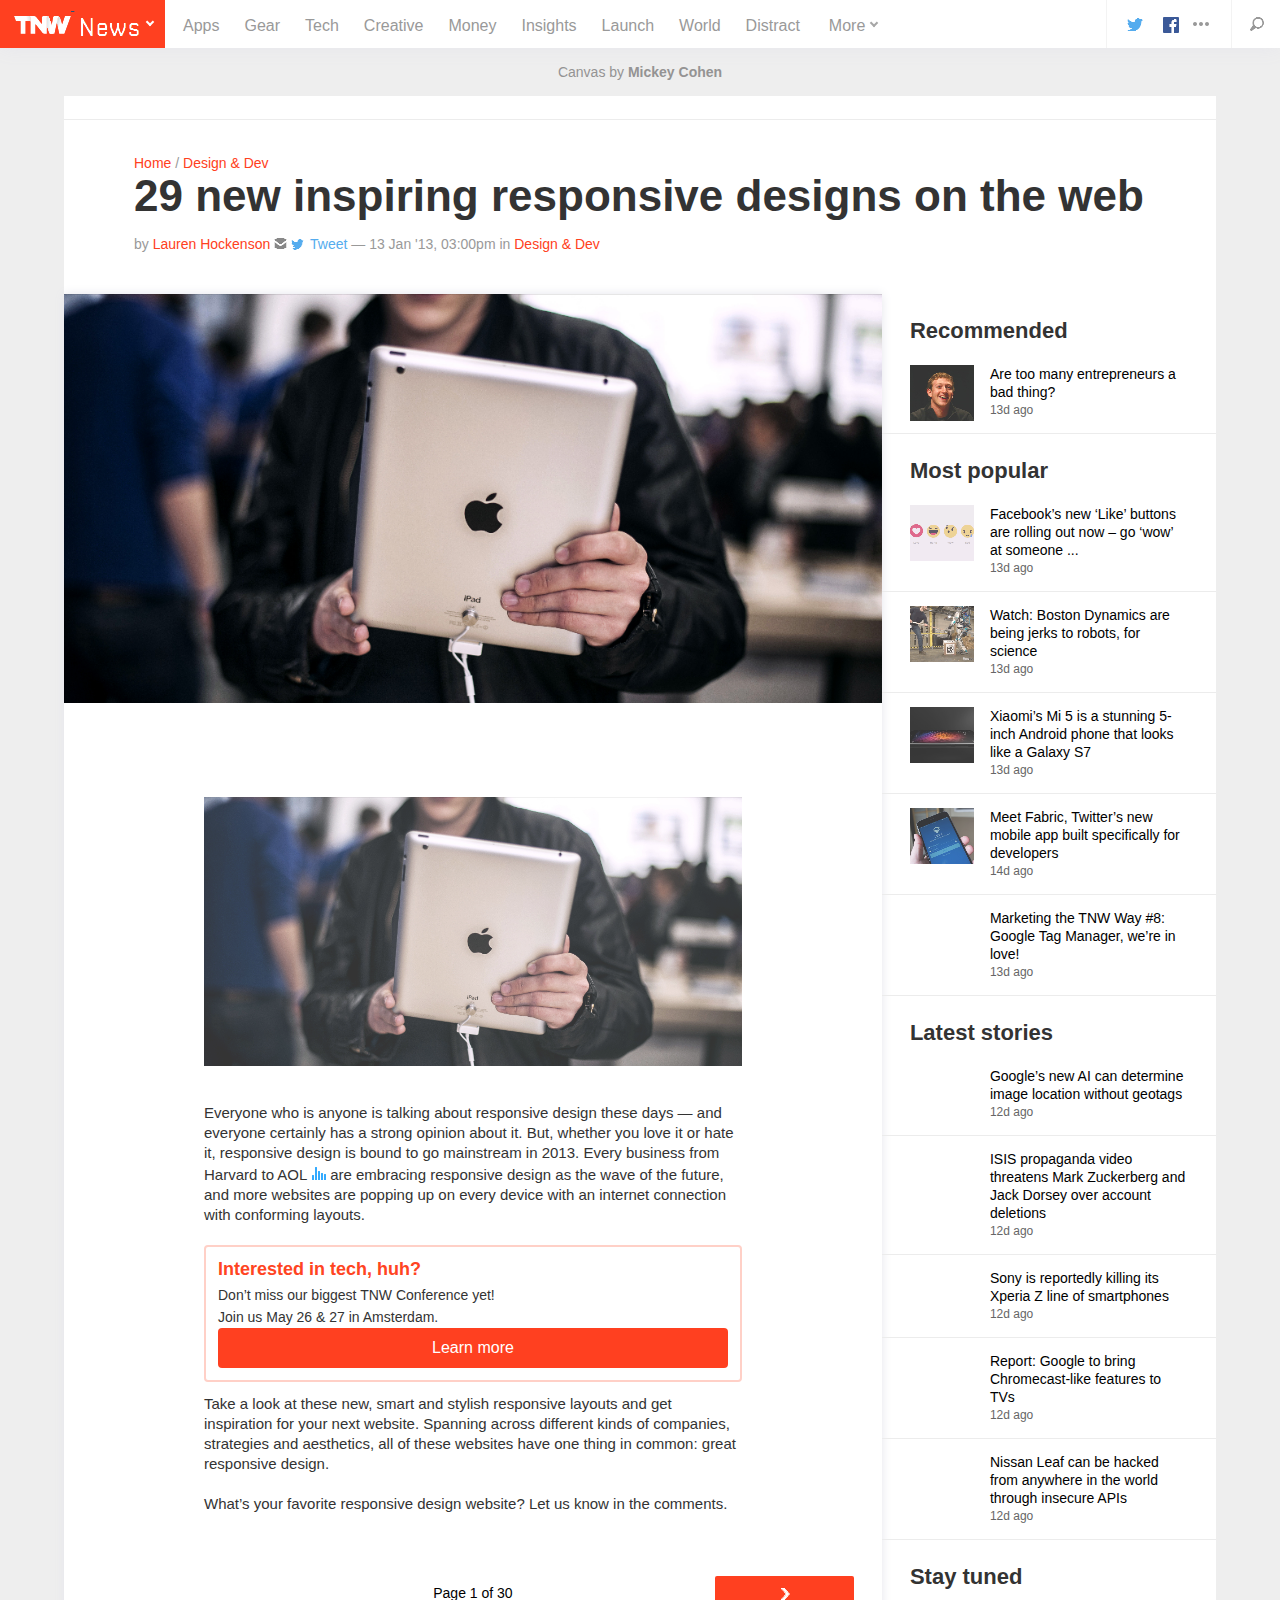
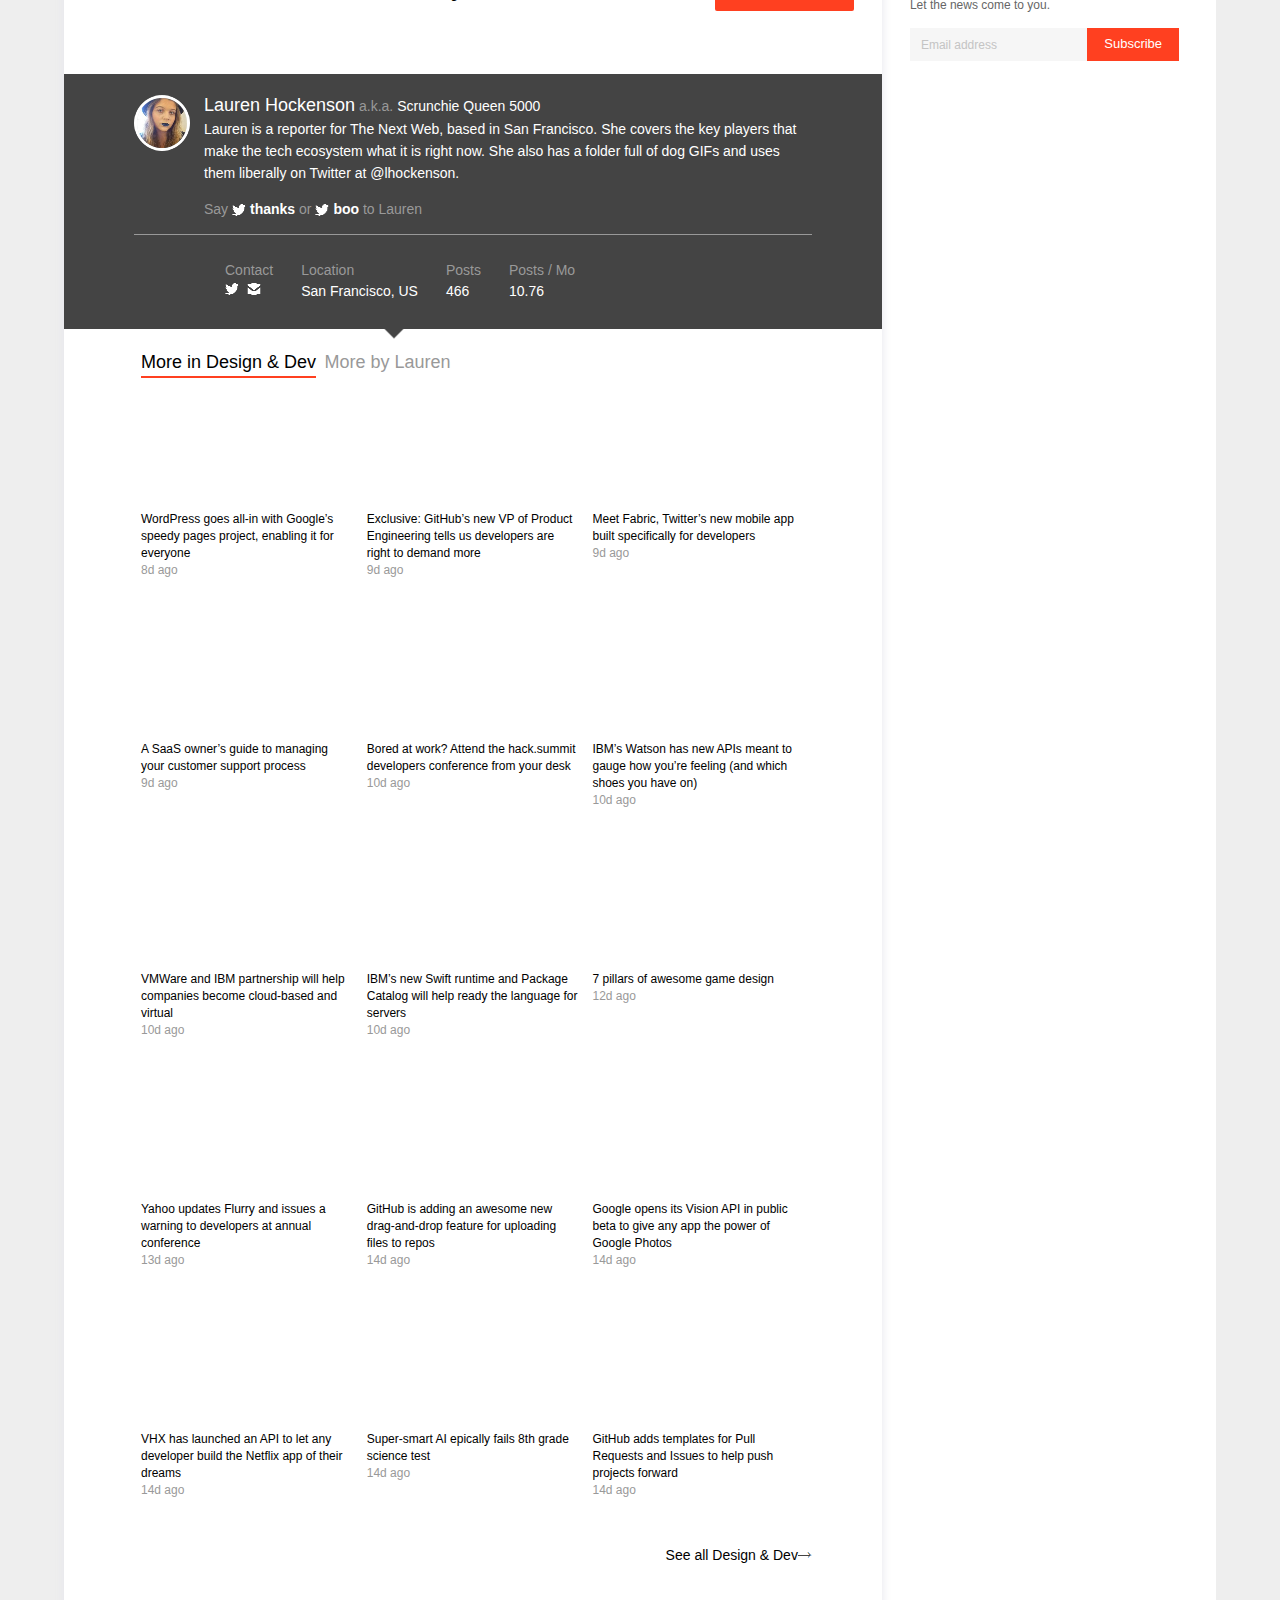
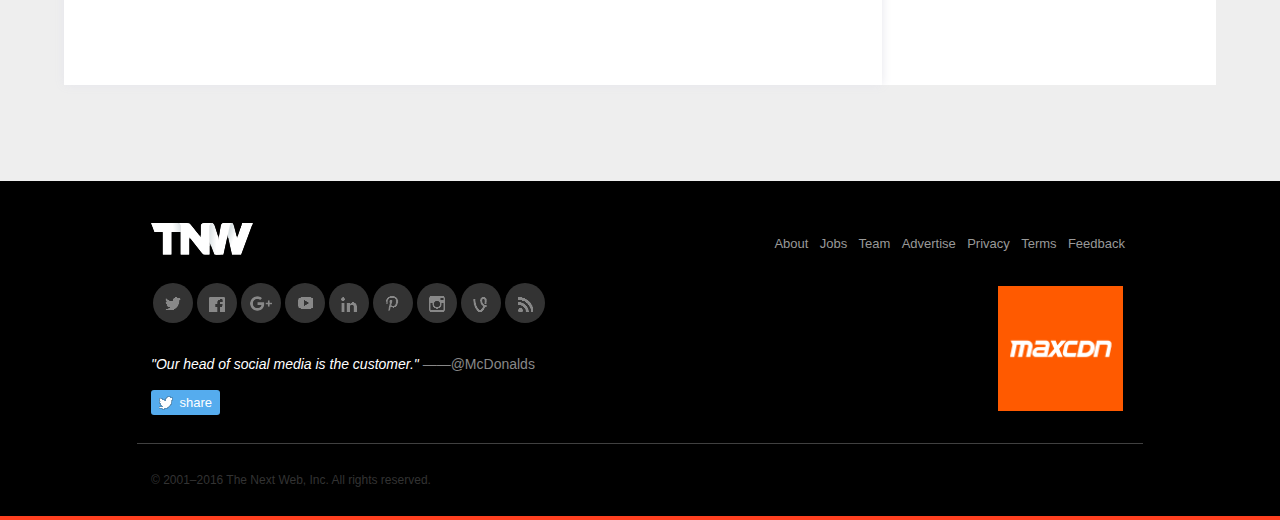
<file: tnw/index.html>
<!DOCTYPE html>
<html>
	<head>
		<meta charset="UTF-8">
		<meta http-equiv="X-UA-Compatible" content="IE=edge">
    	<meta name="viewport" content="width=device-width, initial-scale=1">
		<title>TNW News</title>
		<link href="css/bootstrap.min.css" rel="stylesheet">
	</head>
	<link href="css/stylesheet.css" rel="stylesheet" />
	<script src="js/script.js" type="text/javascript" charset="utf-8"></script>
	<script src="js/startMove.js" type="text/javascript" charset="utf-8"></script>
	<body>
		<!--头部开始-->
		<header id="header">
				<h1>
					<a href="#">
						<img src="img/TNW.png" />
						<img src="img/News.png" />
						<span id="jiao"></span>
					</a>
				</h1>
				<a href="#" id="navMenu"></a>
				<nav id="navTop">
					<a href="#" id="navTop_first">Apps<span></span></a>
					<a href="#">Gear<span></span></a>
					<a href="#">Tech<span></span></a>
					<a href="#">Creative<span></span></a>
					<a href="#">Money<span></span></a>
					<a href="#">Insights<span></span></a>
					<a href="#">Launch<span></span></a>
					<a href="#">World<span></span></a>
					<a href="#">Distract<span></span></a>
				</nav>
					<a href="#" id="more">More<span id="more_jiao"></span></a>
				<div id="sidebarIcon">
					<a href="#">
						<ul>
							<li></li>
							<li></li>
							<li></li>
						</ul>
					</a>
					<a href="#" id="search_wrap">
						<span id="search"></span>
					</a>
				</div>
			</header>
		<!--头部结束、内容部分-->
		<p class="text-center">Canvas by <strong>Mickey Cohen</strong></p>
		<section id="content" class="container">
			<!--空白条and头部-->
			<div id="blank"></div>
			<header id="content_header">
				<p>
					<a href="#">Home</a>
					/
					<a href="#">Design & Dev</a>
				</p>
				<h2>29 new inspiring responsive designs on the web</h2>
				<p>
					<a href="#"></a>
					by
					<a href="#">Lauren Hockenson</a>
					<a href="#" id="envelope"> </a>
					<a href="#" id="tweet">Tweet</a>
					— 13 Jan '13, 03:00pm in
					<a href="#">Design & Dev</a>
				</p>
			</header>
			<!--主体内容-->
			<section id="main" class="clearFix">
				<!--内容左边-->
				<section id="main_left">
					<div id="left1">
						<img src="img/img.png" />
					</div>
					<div id="left2">
						<img _src="img/img.png" />
						<p class="paragraph" id="paragraph1">Everyone who is anyone is talking about responsive design these days — and everyone certainly has a strong opinion about it. But, whether you love it or hate it, responsive design is bound to go mainstream in 2013. Every business from Harvard to AOL
							<a href="#"></a>
							are embracing responsive design as the wave of the future, and more websites are popping up on every device with an internet connection with conforming layouts.</p>
						<div>
							<p id="p_title">Interested in tech, huh?</p>
							<p class="p_content">Don’t miss our biggest TNW Conference yet! </p>
							<p class="p_content">Join us May 26 & 27 in Amsterdam.</p>
							<a href="#">Learn more</a>
						</div>
						<p class="paragraph">Take a look at these new, smart and stylish responsive layouts and get inspiration for your next website. Spanning across different kinds of companies, strategies and aesthetics, all of these websites have one thing in common: great responsive design.</p>
						<p class="paragraph" id="margin42">What’s your favorite responsive design website? Let us know in the comments.</p>
						<p class="text-center">Page 1 of 30<a href="#" class="more"><span></span></a></p>
					</div>
					<div id="left3">
						<section id="black">
							<div>
								<span id="portrait"></span>
								<h4><a href="#" id="lauren">Lauren Hockenson</a> a.k.a. <a href="#">Scrunchie Queen 5000</a></h4>
								<p>Lauren is a reporter for The Next Web, based in San Francisco. She covers the key players that make the tech ecosystem what it is right now. She also has a folder full of dog GIFs and uses them liberally on Twitter at @lhockenson.</p>
								<p class="div_p">Say <a href="#">thanks</a> or <a href="#">boo</a> to Lauren </p>
							</div>
							<ul class="clearFix">
								<li>
									<p>Contact</p>
									<a href="#" id="li_a1"></a>
									<a href="#" id="li_a2"></a>
								</li>
								<li>
									<p>Location</p>
									<a href="#">San Francisco, US</a>
								</li>
								<li>
									<p>Posts</p>
									<a href="#">466</a>
								</li>
								<li>
									<p>Posts / Mo</p>
									<a href="#">10.76</a>
								</li>
							</ul>
						</section>
						<section id="list_wrap">
							<header>
								<h3>
									<a href="#">More in Design & Dev</a>
									<a href="#" class="a2"><span></span>More by Lauren</a>
								</h3>
							</header>
							<ul id="list">
								<li>
									<a href="#"><img _src="img/list1.png" /></a>
									<strong>WordPress goes all-in with Google’s speedy pages project, enabling it for everyone</strong>
									<p>8d ago</p>
								</li>
								<li>
									<a href="#"><img _src="img/list2.png" /></a>
									<strong>Exclusive: GitHub’s new VP of Product Engineering tells us developers are right to demand more</strong>
									<p>9d ago</p>
								</li>
								<li>
									<a href="#"><img _src="img/list3.png" /></a>
									<strong>Meet Fabric, Twitter’s new mobile app built specifically for developers</strong>
									<p>9d ago</p>
								</li>
								<li>
									<a href="#"><img _src="img/list4.png" /></a>
									<strong>A SaaS owner’s guide to managing your customer support process</strong>
									<p>9d ago</p>
								</li>
								<li>
									<a href="#"><img _src="img/list5.png" /></a>
									<strong>Bored at work? Attend the hack.summit developers conference from your desk</strong>
									<p>10d ago</p>
								</li>
								<li>
									<a href="#"><img _src="img/list6.png" /></a>
									<strong>IBM’s Watson has new APIs meant to gauge how you’re feeling (and which shoes you have on)</strong>
									<p>10d ago</p>
								</li>
								<li>
									<a href="#"><img _src="img/list7.png" /></a>
									<strong>VMWare and IBM partnership will help companies become cloud-based and virtual</strong>
									<p>10d ago</p>
								</li>
								<li>
									<a href="#"><img _src="img/list8.png" /></a>
									<strong>IBM’s new Swift runtime and Package Catalog will help ready the language for servers</strong>
									<p>10d ago</p>
								</li>
								<li>
									<a href="#"><img _src="img/list9.png" /></a>
									<strong>7 pillars of awesome game design</strong>
									<p>12d ago</p>
								</li>
								<li>
									<a href="#"><img _src="img/list10.png" /></a>
									<strong>Yahoo updates Flurry and issues a warning to developers at annual conference</strong>
									<p>13d ago</p>
								</li>
								<li>
									<a href="#"><img _src="img/list11.png" /></a>
									<strong>GitHub is adding an awesome new drag-and-drop feature for uploading files to repos</strong>
									<p>14d ago</p>
								</li>
								<li>
									<a href="#"><img _src="img/list12.png" /></a>
									<strong>Google opens its Vision API in public beta to give any app the power of Google Photos</strong>
									<p>14d ago</p>
								</li>
								<li>
									<a href="#"><img _src="img/list13.png" /></a>
									<strong>VHX has launched an API to let any developer build the Netflix app of their dreams</strong>
									<p>14d ago</p>
								</li>
								<li>
									<a href="#"><img _src="img/list14.png" /></a>
									<strong>Super-smart AI epically fails 8th grade science test</strong>
									<p>14d ago</p>
								</li>
								<li id="list_wrap_li">
									<a href="#"><img _src="img/list15.png" /></a>
									<strong>GitHub adds templates for Pull Requests and Issues to help push projects forward</strong>
									<p>14d ago</p>
								</li>
							</ul>
							<a href="#" id="see">See all Design & Dev<span></span></a>
							<div></div>
						</section>
					</div>
				</section>
				<!--内容右边-->
				<ul id="main_right">
					<li>
						<h3>Recommended</h3>
						<a href="#">
							<img _src="img/right1.png" />
							<span>Are too many entrepreneurs a bad thing?</span>
							<p>13d ago</p>
						</a>
					</li>
					<li>
						<h3>Most popular</h3>
						<a href="#">
							<img _src="img/right2.1.png" />
							<span>Facebook’s new ‘Like’ buttons are rolling out now – go ‘wow’ at someone ...</span>
							<p>13d ago</p>
						</a>
						<a href="#">
							<img _src="img/right2.2.png" />
							<span>Watch: Boston Dynamics are being jerks to robots, for science</span>
							<p>13d ago</p>
						</a>
						<a href="#">
							<img _src="img/right2.3.png" />
							<span>Xiaomi’s Mi 5 is a stunning 5-inch Android phone that looks like a Galaxy S7</span>
							<p>13d ago</p>
						</a>
						<a href="#">
							<img _src="img/right2.4.png" />
							<span>Meet Fabric, Twitter’s new mobile app built specifically for developers</span>
							<p>14d ago</p>
						</a>
						<a href="#">
							<img _src="img/right2.5.png" />
							<span>Marketing the TNW Way #8: Google Tag Manager, we’re in love!</span>
							<p>13d ago</p>
						</a>
					</li>
					<li>
						<h3>Latest stories</h3>
						<a href="#">
							<img _src="img/right3.1.png" />
							<span>Google’s new AI can determine image location without geotags</span>
							<p>12d ago</p>
						</a>
						<a href="#">
							<img _src="img/right3.2.png" />
							<span>ISIS propaganda video threatens Mark Zuckerberg and Jack Dorsey over account deletions</span>
							<p>12d ago</p>
						</a>
						<a href="#">
							<img _src="img/right3.3.png" />
							<span>Sony is reportedly killing its Xperia Z line of smartphones</span>
							<p>12d ago</p>
						</a>
						<a href="#">
							<img _src="img/right3.4.png" />
							<span>Report: Google to bring Chromecast-like features to TVs</span>
							<p>12d ago</p>
						</a>
						<a href="#">
							<img _src="img/right3.5.png" />
							<span>Nissan Leaf can be hacked from anywhere in the world through insecure APIs</span>
							<p>12d ago</p>
						</a>
					</li>
					<li>
						<h3>Stay tuned</h3>
						<p id="right_lastP">Let the news come to you.</p>
						<from class="clearFix">
							<input type="text" value="Email address" id="text" />
							<input type="reset" value="Subscribe" id="subscribe" />
						</from>	
					</li>
				</ul>
			</section>
		</section>
		<!--底部开始-->
		<footer id="footer">
			<section id="footer_wrap" class="clearFix">
				<div id="footer_logo" class="clearFix">
					<img src="img/logo.png" />
					<nav>
						<a href="#">About</a>
						<a href="#">Jobs</a>
						<a href="#">Team</a>
						<a href="#">Advertise</a>
						<a href="#">Privacy</a>
						<a href="#">Terms</a>
						<a href="#">Feedback</a>
					</nav>
				</div>
				<ul class="clearFix">
					<li>
						<span id="ico1"></span>
					</li>
					<li>
						<span id="ico2"></span>
					</li>
					<li>
						<span id="ico3"></span>
					</li>
					<li>
						<span id="ico4"></span>
					</li>
					<li>
						<span id="ico5"></span>
					</li>
					<li>
						<span id="ico6"></span>
					</li>
					<li>
						<span id="ico7"></span>
					</li>
					<li>
						<span id="ico8"></span>
					</li>
					<li>
						<span id="ico9"></span>
					</li>
				</ul>
				<div id="footer_share">
					<p><span> "Our head of social media is the customer." </span>——@McDonalds</p>
					<a href="#">share<span></span></a>
				</div>
				<img src="img/maxcdn.png" id="maxcdn" />
				<p id="information"><span>© 2001–2016 The Next Web, Inc. All rights reserved. </span></p>
			</section>
		</footer>
	</body>
</html>
</file>
<file: dangdang/style.css>
* {
	-webkit-text-size-adjust: none;
}
body,h1,h2,h3,h4,ul,input,p,dl,dt,dd {
	margin: 0;
	padding: 0;
}
html {
	height: 100%;
}
body {
	font: .9rem Arial,"微软雅黑";
	height: 100%;
	overflow: hidden;
	position: relative;
}
li {
	list-style: none;
}
img {
	border: none;
	vertical-align: top;
}
a, input ,button {
	-webkit-tap-highlight-color: rgba(0,0,0,0);
	-webkit-appearance: none;
}
a {
	text-decoration: none;
}
.clear:after {
	content: "";
	display: block;
	clear: both;
}
.head {
	height: 3.75rem;
	border-bottom: 0.075rem solid #e4e4e4;
	position: relative;

}
.head .logo {
	float: left;
	width: 2.5rem;
	height: 1.75rem;
	margin: 1rem 0 0 .9rem;
	background: url(img/ico.png) no-repeat;
	background-size: 5rem 50rem;
}
.head form {
	float: left;
	background: #e4e4e6;
	width: 18.15rem;
	height: 2.55rem;
	border-radius: 1.1rem;
	margin: .6rem 0 0 1.275rem;
	overflow: hidden;
	position: relative;
}
.head input {
	border: none;
	float: left;
	outline: none;
}
.head .text {
	font-size: 1rem;
	padding: .75rem 0 .825rem 1.15rem;
	width: 14rem;
	background: #e4e4e6;
	color: #a9a9a9;
}
.head .button {
	height: 100%;
	width: 3rem;
	background: #ff463c;
}
.buttonbg {
	width: 1.2rem;
	height: 1.2rem;
	background: url(img/ico.png) no-repeat -1.875rem -1.975rem;
	background-size: 5rem 50rem;
	position: absolute;
	right: .9rem;
	top: .65rem;
}
.head .classification {
	font-size: .85rem;
	color: #4d525d;
	padding-top: 1.7rem;
	position: absolute;
	right: 1.2rem;
	top: .6rem;
}
.head .classificationBg {
	position: absolute;
	left: 0;
	top: 0;
	width: 1.6rem;
	height: 1.6rem;
	background: url(img/ico.png) no-repeat 0 -1.825rem;
	background-size: 5rem 50rem;
}
.wrap {
	width: 26.125rem;
	overflow: auto;
	position: absolute;
	bottom: 0;
	top: 3.75rem;
	background: #eee;
	padding: 0 .425rem;
}
.scroll {
	margin: .4rem 0 0 0;
	width: 26.125rem;
	height: 10.125rem;
	position: relative;
	overflow: hidden;
}
.scrollBox {
	width: 1200%;
	height: 100%;
}
.scrollBox li {
	float: left;
}
.scroll a {
	float: left;
}
.scroll img {
	width: 26.125rem;
	height: 10.125rem;
}
.scroll .mask {
	width: 5.775rem;
	height: .825rem;
	background: #000;
	opacity: .8;
	position: absolute;
	right: .375rem;
	bottom: .375rem;
	padding-left: .225rem;
	border-radius: .4rem;
}
.scroll .dot {
	float: left;
	margin: .15rem .2rem 0 .2rem;
	width: .525rem;
	height: .525rem;
	border-radius: 50%;
	background: #cecdd0;
}
.scroll .active {
	background: #ff463c;
}
.menu {
	background: #fff;
}
.menu a {
	float: left;
	color: #7b7e87;
	text-align: center;
	width: 3.5rem;
	padding: 3.15rem 0 .825rem 0;
	margin: .6rem 1.45rem 0 1.45rem;
	position: relative;

}
.menu h2 {
	font-weight: 400;
	font-size: .85rem;
}
.menu .menubg {
	width: 3.15rem;
	height: 3.15rem;
	background: url(img/ico.png) no-repeat;
	background-size: 5rem 50rem;
	border-radius: 50%;
	overflow: hidden;
	position: absolute;
	left: .175rem;
	top: 0;
}
.menu .menubg1 {
	background-position: 0 -3.5rem;
}
.menu .menubg2 {
	background-position: 0 -6.7rem;
}
.menu .menubg3 {
	background-position: 0 -9.9rem;
}
.menu .menubg4 {
	background-position: 0 -13.1rem;
}
.menu .menubg5 {
	background-position: 0 -16.3rem;
}
.menu .menubg6 {
	background-position: 0 -19.5rem;
}
.menu .menubg7 {
	background-position: 0 -22.7rem;
}
.menu .menubg8 {
	background-position: 0 -35.925rem;
}
.second {
	background: #fff;
	margin-top: .45rem;
}
.second h2 {
	font-size: 1.1rem;
	line-height: 2.9rem;
	color: #4d525d;
	padding: 0 0 .75rem .9rem;
	font-weight: 400;
	position: relative;
}
.timer {
	position: absolute;
	left: 4.425rem;
	top: .825rem;
}
.timer .number {
	float: left;
	font-size: 1.125rem;
	line-height: 1.5rem;
	padding: 0 .2rem;
	background: #31343a;
	border-radius: .1rem;
	color: #fff;
	margin: 0 .0375rem;
}
.timer .symbol {
	float: left;
	font-size: 1.125rem;
	line-height: 1.5rem;
	padding: 0 .2rem;
}
.timer .timerBg {
	float: left;
	width: 1.3rem;
	height: 1.2rem;
	background: url(img/ico.png) no-repeat 0 -25.9rem;
	background-size: 5rem 50rem;
	padding: .15rem .375rem 0 0;
}
.secondBox li {
	float: left;
	margin: 0 0.4rem;
	width: 7.8rem;
}
.secondBox img {
	width: 7.8rem;
	height: 7.8rem;
}
.secondBox strong {
	font-weight: 400;
	font-size: 1.05rem;
	color: #fe435d;
	padding: .05rem 0 .3rem 0;
	display: inline-block;
}
.banner {
	margin-top: .45rem;
	position: relative;
}
.bannerBox {
	width: 26.1rem;
	height: 6.3rem;
}
.bannerBox a {
	position: absolute;
	left: 0;
	top: 0;
	width: 100%;
	height: 100%;
	transition: 500ms;
}
.banner img {
	width: 100%;
	height: 100%;
}
.banner .mask {
	width: 1.9rem;
	height: .75rem;
	border-radius: .3rem;
	background: #000;
	padding: 0 .275rem;
	opacity: .7;
	position: absolute;
	right: .375rem;
	bottom: .3rem;
	z-index: 9999;
}
.banner .dot {
	float: left;
	width: .525rem;
	height: .45rem;
	border-radius: .2rem;
	background: #e6e6e6;
	margin: .15rem .2rem 0 .175rem;
}
.banner .active {
	background: #ff463c;
}
.ulBox li {
	margin-top: .375rem;
}
.ulBox header {
	padding: 0 0 .25rem .45rem;
	position: relative;
	background: #fff;
	border-bottom: .075rem solid #eee;
}
.ulBox h2 {
	float: left;
	font-size: 1.2rem;
	line-height: 2.65rem;
	color: #4a525d;
}
.ulBox .more {
	float: right;
	font-size: 1rem;
	line-height: 2.75rem;
	color: #fc515d;
	margin-right: 1.7rem;
}
.ulBox .morebg {
	width: 1rem;
	height: 1rem;
	background: url(img/ico.png) no-repeat 0 -27.225rem;
	background-size: 5rem 50rem;
	position: absolute;
	top: .975rem;
	right: .45rem;
}
.ulBoxBody div {
	float: left;
	position: relative;
}
.ulBoxBody .left {
	border-right: .075rem solid #eee;
	width: 13.05rem;
	height: 18.975rem;
}
.ulBoxBody .left img {
	width: 13.05rem;
	height: 18.975rem;
}
.ulBoxBody .right1 {
	border-bottom: .075rem solid #eee;
	width: 12.975rem;
	height: 9.45rem;
}
.ulBoxBody .right2 {
	width: 12.975rem;
	height: 9.45rem;
}
.ulBoxBody .right1 img, .ulBoxBody .right2 img {
	width: 12.975rem;
	height: 9.45rem;
}
.left .mask {
	width: 10.15rem;
	height: 5.25rem;
	background: #fff;
	opacity: .7;
	position: absolute;
	left: 1.35rem;
	bottom: .375rem;
}
.left .text1 {
	width: 10rem;
	height: 5.05rem;
	border: .075rem solid #83d187;
	position: absolute;
	left: 1.4rem;
	bottom: .45rem;
}
.ulList2 .left .text1 {
	border-color: #f786b1;
}
.left .text1 .line1 {
	font-size: 2.05rem;
	color: #1faa1c;
	display: block;
	text-align: center;
	padding-top: .25rem;
}
.ulList2 .left .line1 {
	color: #f60158;
}
.left .text1 .line2 {
	font-size: 1rem;
	color: #726e6f;
	display: block;
	text-align: center;
}
.left .text1 .line3 {
	display: block;
	text-align: center;
}
.left .text1 .line3 span{
	font-size: .85rem;
	color: #fff;
	background: #1daf15;
	border-radius: .45rem;
	padding: 0 .3rem;
}
.ulList5 .left .img, .ulList6 .left .img, .ulList7 .left .img {
	width: 4.75rem;
	height: 3.85rem;
	background: url(img/ico.png) no-repeat 0 -28.3rem;
    background-size: 5rem 50rem;
    position: absolute;
    left: 1.05rem;
    top: 4.15rem;
}
.ulList8 .left .img {
	width: 4.3rem;
	height: 3.675rem;
	background: url(img/ico.png) no-repeat 0 -32.2rem;
    background-size: 5rem 50rem;
    position: absolute;
    left: 7.3rem;
    top: 4.9rem;
}
.ulList2 .left .line3 span {
	background: #f60158;
}
.right .text2 {
	position: absolute;
	left: .8rem;
	top: .8rem;
}
.right .line1 {
	font-size: 1.1rem;
	font-family: "微软雅黑";
	color: #525657;
	line-height: 2rem;
}
.right .line2, .right .line3 {
	font-size: .9rem;
	color: #999;
}
.left .text2 {
	position: absolute;
	left: .8rem;
	top: .8rem;
}
.left .line1 {
	font-size: 1.1rem;
	font-family: "微软雅黑";
	color: #525657;
	line-height: 2rem;
}
.left .line2, .left .line3 {
	font-size: .9rem;
	color: #999;
}
.ulBoxBody .red {
	color: #f11e22;
}














.theme {
	background: #fff;
	margin-top: .375rem;
}
.theme h2 {
	font-size: 1.15rem;
	font-family: "黑体";
	color: #4d525d;
	line-height: 2.65rem;
	padding: 0 0 .15rem .5rem;
	border-bottom: .075rem solid #eee;
}
.themeBox {
	overflow: hidden;
}
.themeBox ul {
	margin-right: -.075rem;
}
.themeList {
	float: left;
	width: 12.125rem;
	border-right: .075rem solid #eee;
	border-bottom: .075rem solid #eee;
	padding: 0 0 1.7rem .9rem;
}
.themeList a{
	float: left;
}
.themeList .themeLeft {
	float: left;
	width: 8.2rem;
}
.themeList h3 {
	font-size: 1rem;
	line-height: 2.25rem;
	color: #6b6f74;
	padding-top: 1.075rem;
}
.themeList p {
	font-size: 1rem;
	color: #9a9a9a;
}
.themeList .themeRight {
	float: right;
	margin: .45rem .3rem .45rem 0;
}
.themeList .themeRight img {
	width: 3.625rem;
	height: 5.025rem;
}
.load {
	margin: .15rem -.425rem .075rem -.425rem;
	background: #fff;
	position: relative;
}
.load a {
	float: left;
	font-size: 1.05rem;
	line-height: 3.65rem;
	color: #4d525d;
	margin-left: 1.75rem;
	padding-bottom: .1rem;
}
.load .top {
	font-size: 1rem;
	color: #4d525d;
	position: absolute;
	right: .7rem;
	bottom: 1.6rem;
	line-height: 1rem;
}
.load .topbg {
	width: .65rem;
	height: .85rem;
	background: url(img/ico.png) no-repeat left -39.2rem;
	background-size: 5rem 50rem;
	position: absolute;
	right: 3rem;
	bottom: 1.9rem;
}
.foot {
	margin: 0 -.425rem 0 -.425rem;
	background: #fff;
	text-align: center;
	font-family: Arial,"黑体";
}
.foottop {
	display: inline-block;
}
.foot a {
	float: left;
	font-size: 1rem;
	line-height: 2.8rem;
	color: #323232;
	padding-right: 1.25rem;
}
.foot .active {
	color: #fe435d;
}
.foot p {
	display: inline-block;
	font-size: 1rem;
	line-height: 1.6rem;
	color: #999;
	padding-bottom: 1.75rem;
}
</file>
<file: tnw/css/stylesheet.css>
body,h1,h2,h3,h4,p,input,ul,input {
	margin: 0;
	padding: 0;
	font-size: 12px;
	font-family: arial;
}
a {
	color: #000000;
}
li {
	list-style: none;
}
img {
	border: none;
	vertical-align: top;
	position: relative;
}
.clearFix:after {
	content:"";
	display: block;
	clear: both;
}
/*头部开始*/
body {
	position: relative;
	background: #eee;
}
#header {
	height: 48px;
	width: 100%;
	background: #fff;
	position: absolute;
	z-index: 2;
	box-shadow: 0 0 20px #e6e6ec;
}

h1 {
	width: 120px;
	height: 48px;
	float: left;
	background: #ff4020;
}
#header img:nth-of-type(1) {
	padding: 15px 0 0 14px;
}
#header img:nth-of-type(2) {
	display: none;
}
h1 a {
	display: block;
	height: 48px;
	position: relative;
}
#jiao {
	width: 6px;
	height: 6px;
	position: absolute;
	top: 19px;
	right: 12px;
	border-right: 2px solid #fff;
	border-bottom: 2px solid #fff;
	transform: rotateZ(45deg);
}
#navTop {
	display: none;
}
#more {
	display: none;
}
#navMenu {
	width: 14px;
	height: 14px;
	background: url(../img/ico.png) no-repeat;
	position: absolute;
	left: 137px;
	top: 17px;
}
#sidebarIcon {
	width: 174px;
	height: 48px;
	position: absolute;
	top: 0;
	right: 0;	
}
#sidebarIcon ul {
	float: left;
	padding: 0 10px;
	border-left: 1px solid #f3f3f3;
	border-right: 1px solid #f3f3f3;
}
#sidebarIcon li {
	float: left;
	width: 16px;
	height: 16px;
	margin: 17px 10px 15px;
}
#sidebarIcon li:nth-of-type(1) {
	background: url(../img/ico.png) no-repeat -30px 0; 
}
#sidebarIcon li:nth-of-type(2) {
	background: url(../img/ico.png) no-repeat -47px 0; 
}
#sidebarIcon li:nth-of-type(3) {
	width: 32px;
	background: url(../img/ico.png) no-repeat -64px 0;
	margin: 17px 0 15px;
}
#search_wrap {
	width: 48px;
	height: 48px;
	float: right;
	background: #fff;
	position: relative;
}
#sidebarIcon a:hover {
	background: #efeeee;
}
#search {
	width: 14px;
	height: 14px;
	background: url(../img/ico.png) no-repeat -15px 0;
	position: absolute;
	top: 17px;
	left: 18px;
}
/*头部结束、内容开始*/
.text-center {
	color: #949393;
	line-height: 48px;
	font-size: 14px;
	padding-top: 48px;
}
#content {
	margin: 0 auto 96px;
	padding: 0;
	background: #fff;
	width: 100%;
}
#blank {
	width: 100%;
	height: 24px;
	border-bottom: 1px solid #ececec;
}
#content_header {
	padding: 22px 0 21px 14px;
}
h2 {
	font-weight: bold;
	font-size: 30px;
	line-height: 33px;
	padding-bottom: 14px;
}
#content_header p {
	font-size: 14px;
	line-height: 16px;
	color: #999;
}
#content_header a {
	text-decoration: none;
	color: #ff4020;
}
#content_header a:hover {
	color: #000000;
}
#envelope {
	display: inline-block;
	width: 13px;
	height: 14px;
	background: url(../img/ico.png) no-repeat -99px 0;
}
#content_header #tweet {
	padding-left: 19px;
	background: url(../img/ico.png) no-repeat -113px 0;
	color: #55acee;
}
#content_header #tweet:hover {
	color: #000;
	background: url(../img/ico.png) no-repeat -171px 0;
	text-decoration: none;
}
/*内容左边*/
#main_left {
	float: left;
	box-shadow: 0 0 10px #e6e6ec;
}
#left1 img {
	width: 100%;
}
#left2 {
	margin: 94px 21px 63px;
}
#left2 img {
	width: 100%;
	padding-bottom: 37px;
	opacity: 0;
}
#left2 .paragraph {
	font-size: 15px;
	line-height: 20px;
	padding-bottom: 20px;
}
#paragraph1 a {
	display: inline-block;
	height: 17px;
	width: 15px;
	background: url(../img/ico.png) no-repeat -65px -17px;
	padding-bottom: 2px;
}
#margin42 {
	margin-bottom: 42px;;
}
#left2 div {
	padding: 12px;
	border: 2px solid #ffd0c7;
	border-radius: 4px;
	margin-bottom: 12px;
}
#p_title {
	font-weight: bold;
	font-size: 18px;
	color: #f42;
	line-height: 20px;
	padding-bottom: 5px;
}
#left2 .p_content {
	font-size: 14px;
	line-height: 22px;
}
#left2 div a {
	border-radius: 4px;
	font-size: 16px;
	line-height: 40px;
	display: block;
	background: #ff4020;
	color: #fff;
	text-align: center; 
}
#left2 div a:hover {
	text-decoration: none;
	background: #fd6146;
}
#left2 .text-center {
	font-size: 14px;
	line-height: 35px;
	padding: 0;
	color: #000000;
}
#left2 .more {
	width: 139px;
	height: 35px;
	border-radius: 2px;
	background: #ff4020;
	float: right;
	position: relative;
}
#left2 .more span {
	width: 9px;
	height: 12px;
	position: absolute;
	left: 66px;
	top: 12px;
	background: url(../img/ico.png) no-repeat 0 -16px;
}

#left2 .more:hover span {
	background: url(../img/ico.png) no-repeat -10px -16px;
}
#left2 .more:hover {
	background: #fe4f32;
}
/*左边第三部分（black）*/
#black {
	width: 100%;
	background: #444444;
	color: #fff;
	padding: 21px 14px 21px 84px;
	position: relative;
	z-index: 1;
}
#black div {
	margin-bottom: 17px;
}
h4 {
	font-size: 14px;
	line-height: 17px;
	color: #999999;
	padding-bottom: 2px;
}
h4 a {
	color: #fff;
}
h4 #lauren {
	font-size: 18px;
	line-height: 21px;
}
h4 a:hover {
	color: #fff;
	text-decoration: none;
}
#black p {
	font-size: 14px;
	line-height: 22px;
}
#black .div_p {
	color: #999999;
	line-height: 50px;
	border-bottom: 1px solid #999;
}
#black .div_p a {
	color: #fff;
	font-weight: bold;
	padding-left: 18px;
	background: url(../img/ico.png) no-repeat -82px -18px;
	
}
#black .div_p a:hover {
	text-decoration: none;
}
#black li {
	padding: 7px;
	margin-left: 14px;
	display: inline;
	float: left;
}
#black li p {
	color: #999;
}
#li_a1,#li_a2 {
	display: inline-block;
	width: 14px;
	height: 14px;
	margin-top: 1px;
}
#li_a1 {
	background: url(../img/ico.png) no-repeat -82px -20px;
}
#li_a2 {
	background: url(../img/ico.png) no-repeat -82px -35px;
	margin-left: 5px;
}
#black li a {
	color: #fff;
	font-size: 14px;
}
#portrait {
	width: 65px;
	height: 56px;
	background: url(../img/ico.png) no-repeat 0 -29px;
	position: absolute;
	left: 14px;
	top: 21px;
}
/*左边第三部分（list_wrap）*/
#list_wrap {
	padding: 21px 15px 0 8px;
	width: 100%;
}
#list_wrap header {
	padding-left: 7px;
	margin-bottom: 21px;
}
h3 a {
	font-size: 18px;
	line-height: 24px;
	padding-bottom:4px;
	margin-right: 5px;
	border-bottom: 2px solid #ff4020;
}
h3 .a2 {
	border-bottom: none;
	color: #999;
	position: relative;
}
h3 .a2 span {
	width: 22px;
	height: 10px;
	position: absolute;
	left: 59px;
	top: -23px;
	background: url(../img/ico.png) no-repeat -15px -87px;
}
h3 a:hover{
	color: #000;
	text-decoration: none;
}
#list_wrap li {
	float: left;
	font-size: 12px;
	width: 33.3%;
	height: 200px;
	padding: 0 7px 35px;
	/*overflow: hidden;*/
	
}
#list_wrap li img {
	width: 100%;
	padding-bottom: 10px;
	transition: 1s;
	opacity: 0;
	height: 59.4%;
}
#list_wrap li strong {
	font-weight: 500;
	line-height: 14px;
	color: #000;
	cursor: pointer;
}
#list_wrap li p {
	color: #999;
}
#list_wrap li img:hover {
	transform: scale(1.1);
}
#list_wrap #see {
	font-size: 14px;
	line-height: 21px;
	padding: 0 14px 28px;
	float: right;
	position: relative;
}
#see span {
	width: 14px;
	height: 7px;
	position: absolute;
	top: 7px;
	right: 0;
	background: url(../img/ico.png) no-repeat 0 -86px;
}
#list_wrap #see:hover {
	color: #ff5a00;
	text-decoration: none;
}
#list_wrap #see:hover span {
	background: url(../img/ico.png) no-repeat 0 -93px;
}
#list_wrap div {
	width: 100%;
	float: left;
	height: 91px;
	padding: 17px 0;
}
/*内容右边*/
#main_right {
	display: none;
}
#main_right img {
	opacity: 0;
}
/*底部开始*/
#footer {
	background: #000;
	padding: 28px 0;
	border-bottom: 4px solid #ff4020;
}
#footer_wrap {
	text-align: center;
	position: relative;
}
#footer_logo {
	text-align: center;
	padding-bottom: 17px;
}
#footer_logo img {
	margin: 0 auto 17px;
}
#footer_logo nav a {
	color: #999;
	padding: 0 4px;
	font-size: 13px;
	line-height: 22px;
}
#footer_logo nav a:hover{
	color: #fff;
	text-decoration: none;
}
#footer_wrap ul {
	text-align: center;
	padding-bottom: 28px;
}
#footer_wrap ul li {
	display: inline-block;
	width: 40px;
	height: 40px;
	border-radius: 50%;
	margin: 0 2px;
	background: #333333;
	position: relative;
}
#footer_wrap li span {
	width: 16px;
	height: 16px;
	position: absolute;
	left: 12px;
	top: 13px;
}
#ico1 {
	background: url(../img/ico.png) no-repeat -66px -50px;
}
#footer_wrap li:hover #ico1 {
	background: url(../img/ico.png) no-repeat -83px -50px;
}
#ico2 {
	background: url(../img/ico.png) no-repeat -65px -66px;
}
#footer_wrap li:hover #ico2 {
	background: url(../img/ico.png) no-repeat -83px -66px;
}
#footer_wrap li #ico3 {
	width: 22px;
	height: 16px;
	left: 9px;
	background: url(../img/ico.png) no-repeat -100px -50px;
}
#footer_wrap li:hover #ico3 {
	background: url(../img/ico.png) no-repeat -100px -66px;
}
#ico4 {
	background: url(../img/ico.png) no-repeat -124px -50px;
}
#footer_wrap li:hover #ico4 {
	background: url(../img/ico.png) no-repeat -143px -50px;
}
#ico5 {
	background: url(../img/ico.png) no-repeat -124px -65px;
}
#footer_wrap li:hover #ico5 {
	background: url(../img/ico.png) no-repeat -143px -65px;
}
#ico6 {
	background: url(../img/ico.png) no-repeat -161px -50px;
}
#footer_wrap li:hover #ico6 {
	background: url(../img/ico.png) no-repeat -179px -50px;
}
#ico7 {
	background: url(../img/ico.png) no-repeat -161px -67px;
}
#footer_wrap li:hover #ico7 {
	background: url(../img/ico.png) no-repeat -179px -67px;
}
#ico8 {
	background: url(../img/ico.png) no-repeat -66px -84px;
}
#footer_wrap li:hover #ico8 {
	background: url(../img/ico.png) no-repeat -82px -84px;
}
#ico9 {
	background: url(../img/ico.png) no-repeat -100px -84px;
}
#footer_wrap li:hover #ico9 {
	background: url(../img/ico.png) no-repeat -119px -84px;
}
#footer_wrap ul li:hover {
	background: #fff;
}
#footer_share {
	padding: 14px 0;
	margin-bottom: 28px;
	border-top: 1px solid #404040;
	border-bottom: 1px solid #404040;
	text-align: center;
}
#footer_share p {
	line-height: 26px;
	color: #888888;
	font-size: 14px;
	padding-bottom: 13px;
}
#footer_share p span {
	font-style: italic;
	color: #fff;
}
#footer_share a {
	display: inline-block;
	width: 69px;
	height: 25px;
	padding: 0 8px;
	border-radius: 3px;
	color: #fff;
	text-decoration: none;
	line-height: 25px;
	text-align: right;
	background: #55acee;
	position: relative;
	font-size: 13px;
}
#footer_share a span {
	width: 14px;
	height: 14px;
	background: 
		url(../img/ico.png) no-repeat -82px -20px;
	position: absolute;
	left: 8px;;
	top: 6px;
}
#maxcdn {
	width: 125px;
	height: 125px;
	text-align: center;
}
#information {
	line-height: 72px;
	text-align: center;
}
@media all and (max-width:593px) {
	#list_wrap ul li {
		width: 50%;
		height: auto;
	}
	#list_wrap_li {
		display: none;
	}
	#black li {
		width: 50%;
		margin: 0;
	}
	#maxcdn {
	}
}
@media all and (max-width:463px) {
	#list_wrap ul li {
		width: 100%;
	}
}
@media all and (min-width:750px) {
	h1 {
		width: 165px;
	}
	#header img:nth-of-type(2) {
		display: inline-block;
		padding: 17px 0 0 6px;
	}
	#navMenu {
		display: none;
	}
	#more {
		display: inline;
		float: left;
		font-size: 16px;
		line-height: 44px;
		padding: 4px 18px 0 13px;
		color: #999999;
		position: relative;
		text-decoration: none;
	}
	#more_jiao {
		width: 6px;
		height: 6px;
		border-right: 2px solid #a7a7a7;
		border-bottom: 2px solid #a7a7a7;
		transform: rotateZ(45deg);
		position: absolute;
		right: 6px;
		top: 20px;
	}
	h2 {
		font-size: 44px;
		line-height: 50px;
	}
	#content {
		width: 100%;
	}
	#left2 {
    	margin: 94px 140px 63px;
	}
	#left2 .text-center {
		position: relative;
	}
	#left2 .more {
    	position: absolute;
    	top: 0;
    	right: -112px;
	}
	#black {
		padding: 21px 70px;
	}
	#black div h4{
		padding-left: 70px;
	}
	#black div p {
		padding-left: 70px;
	}
	#black ul {
		padding-left: 70px;
	}
	#portrait {
		left: 70px;
		top: 21px;
	}
	#list_wrap {
		padding: 21px 70px 0;
	}
	#list_wrap li {
		height: 230px;
	}
	#footer {
		padding: 42px 0 0;
	}
	#footer_logo {
		padding: 0 14px 28px;
	}
	#footer_logo img {
		float: left;
		margin: 0;
	}
	#footer_logo nav {
		padding-top: 10px;
		float: right;
	}
	#footer_wrap ul {
		padding-left: 14px;
	}
	#footer_wrap ul li {
		float: left;
	}
	#footer_share {
		border-top: none;
		padding: 0 0 28px;
		text-align: left;
		margin-bottom: 0;
	}
	#footer_share p {
		text-align: left;
		padding-left: 14px;
	}
	#footer_share a {
		margin-left: 14px;
	}
	#maxcdn {
		position: absolute;
		top: 63px;
		right: 20px;
	}
	#information {
		text-align: left;
		padding-left: 14px;
	}
}
@media all and (min-width:1006px) {
	#content_header {
    	padding: 35px 70px 42px;
	}
	#navTop {
		display: block;
		float: left;
	}
	#navTop a {
		position: relative;
		float: left;
		font-size: 16px;
		line-height: 44px;
		color: #999999;
		padding: 4px 16px 0 9px;
		text-decoration: none;
	}
	#navTop a span {
		position: absolute;
		left: 0;
		bottom: 0;
		width: 0;
		height: 3px;
		background: red;
		transition: .5s;
	}
	#navTop #navTop_first {
		padding-left: 18px;
	}
	#navTop a:hover {
		background: #eee;
	}
	#content {
		width: 100%;
	}
	#main_left {
		width: 71%;
	}
	/*内容右边*/
	#main_right {
		display: block;
		width: 29%;
		float: left;
	}
	#main_right h3 {
		padding: 24px 28px 7px;
		font-size: 22px;
    	font-weight: 700;
    	line-height: 26px;
	}
	#main_right a {
		display: block;
		border-bottom: 1px solid #ececec;
		padding: 14px 28px;
		font-size: 14px;
		line-height: 18px;
	}
	#main_right img {
		float: left;
	}
	#main_right a:hover {
		color: #000;
		text-decoration: none;
	}
	#main_right a:hover span {
		text-decoration: underline;
	}
	#main_right li span {
		font-weight: 500;
		display: block;
		margin-left: 80px;
	}
	#main_right li p {
		margin-left: 80px;
		color: #666;
	}
	#main_right li #right_lastP {
		margin:0 0 14px 28px;
		line-height: 17px;
	}
	#main_right from {
	}
	#text {
		outline: none;
		width: 62.9%55.7;
		height: 33px;
		border: none;
		background: #f6f6f6;
		color: #c4c4c4;
		padding: 10px 11px;
		float: left;
		margin-left: 28px;
	}
	#subscribe {
		width: 27.7%;
		height: 33px;
		background: #ff4020;
		border: none;
		float: left;
		color: #fff;
		font-size: 13px;;
	}
	/*内容右边 end*/
	#footer_wrap {
		width: 1006px;
		margin: 0 auto;
	}
}
@media all and (min-width:1152px) {
	#content {
		width: 1152px;
	}	
}
</file>
<file: cf/css/style.css>
/*reset*/
body,h1,h2,h3,p,ul {
	margin: 0;
	padding: 0;
	font-size: 12px;
	font-family: '宋体';
}
a {
	text-decoration: none;
	color: #000;
}
img {
	border: none;
}
li {
	list-style: none;
}
/*end reset*/
/*menu and nav*/
#loading {
	width: 100%;
	height: 100%;
	position: relative;
	background: #fff;
	z-index: 3;
}
#loading img {
	position: absolute;
	left: 0;
	right: 0;
	bottom: 0;
	top: 0;
	margin: auto;
}
#sec_wrap {
	/*display:none;*/
}
body {
	transition: 1s;
}
#main_menu {
	position: absolute;
	top: 642px;
	left: 32px;
	z-index: 2;
	width: 74px;
	height: 214px;
}
#main_menu img {
	position: absolute;
	left: 3px;
	z-index: 1;
}
.menu {
	position: absolute;
	left: 0;
	top: 34px;
	z-index: 2;
	height: 62px;
	width: 72px;
	background: url(../img/menu.png) no-repeat right bottom;
}
#menu_a {
	margin-top: 96px;
	text-align: center;
}
#menu_a a {
	font-size: 14px;
	line-height: 28px;
	width: 72px;
	color: #fff;
	float: left;
	margin-bottom: 2px;
	background: #73bec7;
	border-radius: 4px;
	font-weight: bold;
}
#menu_a a:hover,#menu_a .active {
	background: #ffe84a;
	color: #3b8193;
}
#nav {
	width: 100px;
	/*height: 196px;*/
	height: 96px;
	position: absolute;
	z-index: 2;
	top: -95px;
	right: 2.2%;
}
#link {
	/*height: 100px;*/
	height: 0px;
	background: #73bec7;
	border-radius: 0 0 10px 10px;
	text-align: center;
	position: absolute;
}
#link a {
	line-height: 30px;
	color: #fff;
	width: 100px;
	float: left;
	border-bottom: 1px dashed #fff;
	display: none;
}
#pull {
	position: absolute;
	bottom: 0;
	left: 37px;
	transform: rotateZ(15deg);
	transform-origin: top;
	animation: Pull 3s infinite linear;
	animation-delay: 1.5s;
}
#pull:hover {
	animation-play-state: paused;
}
@keyframes Pull{
	0%{
		transform: rotateZ(0deg);
	}
	20%{
		transform: rotateZ(-9deg);
	}
	25%{
		transform: rotateZ(-10deg);
	}
	30%{
		transform: rotateZ(-9deg);
	}
	50%{
		transform: rotateZ(0deg);
	}
	70%{
		transform: rotateZ(9deg);
	}
	75%{
		transform: rotateZ(10deg);
	}
	80%{
		transform: rotateZ(9deg);
	}
	100%{
		transform: rotateZ(0deg);
	}
}
#pull div{
	width: 26px;
	height: 96px;
	background: url(../img/pull.png) no-repeat;
	cursor: pointer;
}
#pull a {
	width: 26px;
	height: 26px;
	position: absolute;
	bottom: 0;
}
/*end menu&nav*/
/*public*/
body {
	overflow: hidden;
}
body,html {
	height: 100%;
}
#wrap {
	width: 100%;
	position: absolute;
	left: 0;
	top: 0;
	transition: 1s;
	z-index: 1;
}
#main1 {
	background: #fff;
	height: 100%;
	position: relative;
}
#main2 {
	background: #fae66b;
	height: 100%;
	position: relative;
}
#main3 {
	background: #fffeef;
	height: 100%;
	position: relative;
}
#main4 {
	background: #b4dfe5;
	height: 100%;
	position: relative;
}
/*end public*/
/*第1部分*/
h1 {
	position: absolute;
	left: 18%;
	top: 30px;
}
h1 a {
	font-size: 0;
}
.bulb {
	width: 368px;
	height: 451px;
	background: url(../img/dengpao_bg.png) no-repeat;
	position: absolute;
	top: 90px;
	left: 36.66%;
}
.bulb .blue1 {
	width: 128px;
	height: 30px;
	background: url(../img/dengpao_b1.png) no-repeat;
	position: absolute;
	bottom: -130px;
	left: 111px;
}
.bulb .blue2 {
	width: 172px;
	height: 168px;
	background: url(../img/dengpao_b2.png) no-repeat;
	position: absolute;
	top: 554px;
	left: 90px;
}
.blue2 span:nth-of-type(1) {
	width: 20px;
	height: 21px;
	background: url(../img/fengshan_small.png) no-repeat;
	position: absolute;
	top: 48px;
	left: 104px;
	animation: fan .3s infinite linear;
}
.blue2 span:nth-of-type(2) {
	width: 22px;
	height: 21px;
	background: url(../img/fengshan_big.png) no-repeat;
	position: absolute;
	top: 43px;
	left: 132px;
	animation: fan .3s infinite linear;
}
.bulb .yellow {
	height: 366px;
	background: url(../img/dengpao_b4.png) no-repeat;
	opacity: 0;
}
.bulb .gray {
	width: 156px;
	height: 40px;
	background: url(../img/dengpao_b3.png) no-repeat;
	position: absolute;
	left: 98px;
	top: 552px;
}
.bulb .home {
	position: absolute;
	top: 78px;
	left: 74px;
	opacity: 0;
}
.bird {
	width: 30px;
	height: 33px;
	position: absolute;
	bottom: 31.7%;
	right: -30px;
}
.line_1 {
	width: 35px;
	height: 90px;
	position: absolute;
	bottom: -90px;;
	left: 163px;
}
.line_1 img {
	display: none;
	width: 35px;
	height: 27px;
}
.text_wz {
	width: 264px;
	height: 64px;
	background: url(../img/font_img.png) no-repeat;
	position: absolute;
	left: 58%;
	top: 644px;;
}
#cloud_1 {
	filter: alpha(opacity=6);
	-moz-opacity: 0.6;
	opacity: 0.6;
	width: 86px
}

#cloud_2 {
	filter: alpha(opacity=5);
	-moz-opacity: 0.5;
	opacity: 0.5;
	width: 60px
}

#cloud_3 {
	filter: alpha(opacity=10);
	-moz-opacity: 1;
	opacity: 1;
	width: 70px
}
#cloud_4 {
	filter: alpha(opacity=7);
	-moz-opacity: 0.7;
	opacity: 0.7;
	width: 43px
}
#cloud_5 {
	filter: alpha(opacity=6);
	-moz-opacity: 0.6;
	opacity: 0.6;
}
#cloud_6 {
	filter: alpha(opacity=4);
	-moz-opacity: 0.4;
	opacity: 0.4;
	width: 56px
}
/*end 1*/
/*第2部分*/
#main2 h2 {
	width: 217px;
	height: 99px;
	background: url(../img/main2.jpg) no-repeat;
	position: absolute;
	left: 266px;
}
#main2 h2 a {
	width: 46px;
	height: 48px;
	float: left;
	margin: 50px 4px 4px;
}
.main2_line1 {
	width: 650px;
	height: 102px;
	background: url(../img/main2_bg_t.png) no-repeat;
	position: absolute;
	left: 482px;
}
#fan {
	width: 51px;
	height: 72px;
	background: url(../img/fengshan.png) no-repeat;
	position: absolute;
	top: 85px;
	left: 240px;
	z-index: 2;
}
#fan_l {
	width: 40px;
	height: 40px;
	background: url(../img/shanye.png) no-repeat;
	position: absolute;
	bottom: 6px;
	left: 3px;
	animation: fan .3s infinite linear;
}
@keyframes fan{
	0%{
		transform: rotateZ(0deg);
	}
	100%{
		transform: rotateZ(360deg);
	}
}
.main2_line img {
	width: 34px;
	height: 278px;
	position: absolute;
	top: 100px;
	left: 1110px;
}
.main2_line2 {
	width: 974px;
	height: 267px;
	background: url(../img/main2_bg_b.png) no-repeat;
	position: absolute;
	top: 376px;
	left: 181px;
	z-index: 2;
}
.main2_line2 img {
	position: absolute;
	right: -1px;
	top: 15px;
}
/*line1*/
#line_2 {
	width: 249px;
	/*height: 395px;*/
	height: 663px;
	background: url(../img/main2_line1.png) no-repeat;
	position: absolute;
	top: 98px;
	left: 288px;
	display: none;
}
#line_2 div:nth-of-type(1) {
	width: 17px;
	height: 279px;
	position: absolute;
	bottom: 383px;
	left: 0px;
	background: #fae66b;
}
#line_2 div:nth-of-type(2) {
	background: #fae66b;
	width: 155px;
	height: 33px;
	position: absolute;
	right: 77px;
	top: 255px;
}
#line_2 div:nth-of-type(3) {
	background: #fae66b;
	width: 17px;
	height: 114px;
	position: absolute;
	right: 60px;
	top: 155px;
}
#line_2 div:nth-of-type(4) {
	background: #fae66b;
	width: 17px;
	height: 114px;
	position: absolute;
	right: 61px;
	bottom: 272px;
}
#line_2 div:nth-of-type(5) {
	background: #fae66b;
	width: 61px;
	height: 244px;
	position: absolute;
	right: 0;
	bottom: 268px;
}
#line_wrap p {
	z-index: 1;
	background: #fff;
	border-radius: 15px;
	position: absolute;
	opacity: 0;
}
#line_p1 {
	width: 414px;
	height: 410px;
	top: 30px;
	left: 300px;
	text-align: center;
	line-height: 30px;
	font-size: 14px;
	padding: 20px 0;
}
/*line2*/
#line2_2 {
	width: 123px;
	height: 264px;
	background: url(../img/main2_line2.png) no-repeat;
	position: absolute;
	top: 98px;
	left: 226px;
	display: none;
}
#line2_2 div:nth-of-type(1) {
	width: 125px;
	height: 247px;
	background: #fae66b;
	position: absolute;
	left: 0;
	bottom: 16px;
	z-index: 1;
}
#line2_2 div:nth-of-type(2) {
	width: 125px;
	height: 17px;
	background: #fae66b;
	position: absolute;
	bottom: 0;
	right: 0;
}
#line_p2 {
	z-index: 1;
	position: absolute;
	opacity: 0;
	width: 848px;
	height: 111px;
	top: 275px;
	left: 68px;
	background: url(../img/biaochi.png) no-repeat;
}
#line_p2 a {
	width: 67px;
	height: 34px;
	position: absolute;
}
#line_p2 a:hover {
	background: url(../img/dateline_menu.png) no-repeat;
}
#line_p2 a:nth-of-type(1) {
	left: -1px;
	top: 0;
}
#line_p2 a:nth-of-type(2) {
	background-position: right 0;
	right: 65px;
	top: 1px;
}
#line2_2 #line2_list {
	width: 655px;
	height: 170px;
	position: absolute;
	left: 64px;
	bottom: 84px;
	overflow: hidden;
	background: none;
}
#line2_list ul {
	width: 3915px;
	position: absolute;
	left: 0;
}
#line2_list li {
	width: 85px;
	height: 150px;
	padding: 20px 15px 0;
	background: url(../img/page2_qiqiu.png) no-repeat;
	float: left;
	margin-right: 20px;
	position: relative;
	color: #000;
	cursor: pointer;
	text-align: center;
	line-height: 18px;
}
#line2_list .dateline:hover {
	background: url(../img/qiqiu_hover.png) no-repeat;
	color: #fff;
}
#line2_list .dateline:hover p{
	color: #000;
}
#line2_list ul li:nth-of-type(1) {
	background: url(../img/2010.png) no-repeat;
}
#line2_list ul li:nth-of-type(3) {
	background: url(../img/2011.png) no-repeat;
}
#line2_list ul li:nth-of-type(9) {
	background: url(../img/2012.png) no-repeat;
}
#line2_list ul li:nth-last-of-type(9) {
	background: url(../img/2013.png) no-repeat;
}
#line2_list .dateline p {
	position: absolute;
	bottom: 0;
	left: 43%;
	z-index: 3;
	opacity: 1;
	background: none;
}
/*line3*/
#line2_3 {
	width: 224px;
	height: 80px;
	background: url(../img/main2_line3.png) no-repeat;
	position: absolute;
	top: 98px;
	left: 394px;
	display: none;
}
#line2_3 div:nth-of-type(1) {
	width: 224px;
	height: 80px; 
	background: #fae66b;
	position: absolute;
	right: 0;
	bottom: 0;
}
#line_p3 {
	width: 700px;
	height: 370px;
	top: 110px;
	left: -114px;
	font-size: 18px;
	line-height: 370px;
	text-align: center;
}

/*line4*/
#line2_4 {
	width: 170px;
	height: 226px;
	background: url(../img/main2_line4.png) no-repeat;
	position: absolute;
	top: 98px;
	left: 325px;
	display: none;
}
#line2_4 div:nth-of-type(1) {
	width: 126px;
	height: 213px; 
	background: #fae66b;
	position: absolute;
	left: 0;
	bottom: 12px;
}
#line2_4 div:nth-of-type(2){
	width: 170px;
	height: 12px; 
	background: #fae66b;
	position: absolute;
	right: 0;
	bottom: 0;
}
#line2_4 #line_p4 {
	width: 465px;
	height: 386px;
	top: 30px;
	left: 200px;
	text-align: center;
	background: url(../img/main2_p4_bg.png) no-repeat;
}
/*end 2*/
/*第3部分*/
#main3 h2 {
	width: 133px;
	height: 0;
	background: url(../img/main3_title.png) no-repeat 0 bottom;
	position: absolute;
	top: 0;
	left: 261px;
}
.main3_line img {
	width: 34px;
	height: 178px;
	position: absolute;
	top: 0px;
	left: 171px;
}
.main3_bg {
	width: 960px;
	height: 403px;
	background: url(../img/page3_bg_c.png) no-repeat;
	position: absolute;
	left: 171px;
	top: 178px;
	z-index: 2;
}
.main3_bg img {
	position: absolute;
}
.main3_bg .c1 {
	width: 55px;
	height: 58px;
	left: 910px;
	bottom: 0;
}
.main3_bg .c2 {
	width: 57px;
	height: 91px;
	left: -3px;
}
.main3_bot {
	width: 64px;
	height: 100px;
	background: url(../img/main3_bot.png) no-repeat;
	position: absolute;
	top: 543px;
	left: 1067px;
	z-index: 1;
}
#main3_list {
	width: 640px;
	position: absolute;
	top: 0;
	left: 410px;
}
#main3_list li {
	width: 123px;
	/*height: 477px;*/
	height: 190px;
	margin: 0 18px;
	float: left;
	position: relative;
	z-index: 3;
}
#main3_list li:nth-of-type(1) {
	background: url(../img/cloud_1.png) no-repeat 0 bottom;
}
#main3_list li:nth-of-type(2) {
	background: url(../img/cloud_2.png) no-repeat 0 bottom;
}
#main3_list li:nth-of-type(3) {
	background: url(../img/cloud_3.png) no-repeat 0 bottom;
}
#main3_list li:nth-of-type(4) {
	background: url(../img/cloud_4.png) no-repeat 0 bottom;
}
#main3_list .lis_a {
	width: 116px;
	height: 148px;
	position: absolute;
	left: 2px;
	bottom: 0;
}
#main3_list .lis_div {
	width: 340px;
	height: 133px;
	position: absolute;
	bottom: 0;
	left: 210px;
	opacity: 0;
	display: none;
}
#main3_list li:nth-of-type(3) .lis_div{
	left: -375px;
}
#main3_list li:nth-of-type(4) .lis_div{
	left: -375px;
} 
#main3_list .lis_div h3 {
	font-size: 20px;
	line-height: 36px;
	float: left;
	color: #6e533e;
}
#main3_list .lis_div a {
	float: right;
	background: #73bec7;
	color: #fff;
	line-height: 30px;
	padding: 0 10px;
	border-radius: 3px;
}
#main3_list .lis_div p {
	line-height: 30px;
	color: #6e533e;
	float: left;
}
/*end 3*/
/*第4部分*/
#main4 h2 {
	width: 302px;
	height: 136px;
	background: url(../img/main4_menu.png) no-repeat;
	position: absolute;
	top: 0;
	left: 831px;
}
#main4 h2 a {
	width: 46px;
	height: 48px;
	float: left;
	margin: 85px 4px 3px;
}
/*line4-1*/
#line4_1 {
	width: 205px;
	height: 95px;
	background: url(../img/main4_line1.png) no-repeat;
	position: absolute;
	top: 135px;
	left: 655px;
	display: none;
}
#line_wrap4 .mask {
	position: absolute;	
	background: #b4dfe5;
}
#line4_1 div:nth-of-type(1) {
	width: 205px;
	height: 95px;
	bottom: 0;
	left: 0;
}
#line4_1 .line4_div {
	width: 685px;
	height: 300px;
	background: rgba(255,255,255,.5);
	position: absolute;
	top: 160px;
	right: -160px;
	padding: 30px;
	display: none;
	opacity: 0;
}
#line4_1 .line4_div ul {
	width: 685px;
	border-bottom: 1px dashed #E5E5E5;
	height: 228px;
	padding-bottom: 10px;
}
#line4_1 .line4_div li {
	width: 56px;
	height: 56px;
	margin: 10px;
	float: left;
	border-radius: 5px;
	font-size: 0;
}
#line4_1 li img {
	width: 56px;
	height: 56px;
	border-radius: 20%;
}
.line4_div {
	text-align: center;
}
.line4_div p {
	padding-bottom: 10px;
	font-size: 14px;
	line-height: 30px;
	color: #6e533e;
}
.line4_div a{
	color: #fff;
    background: #44d6e3;
    padding: 10px 20px;
    margin-top: 5px;
    border-radius: 5px;
}
/*line4-2*/
#line4_2 {
	width: 551px;
	height: 108px;
	background: url(../img/main4_line2.png) no-repeat;
	position: absolute;
	top: 135px;
	left: 364px;
	display: none;
}
#line4_2 div:nth-of-type(1) {
	width: 551px;
	height: 108px;
	bottom: 0;
	left: 0;
}
#line4_2 ul {
	width: 920px;
    position: absolute;
    left: 0px;
    opacity: 0;
}
#line4_2 ul li {
	width: 286px;
    float: left;
    margin-right: 20px;
    font-size: 14px;
    color: #6e533e;
}
#line4_2 li img{
	width: 280px;
    border: 3px solid #789ba1;
    cursor: pointer;
    text-align: center;
}
.line4_ul {
	position: absolute;
	top: 108px;
    left: -165px;
    display: none;
}
.line4_ul1 {
	top: -30px;
}
.line4_ul2 {
	top: 158px;
}
.line4_ul p {
    font-size: 14px;
    line-height: 30px;
    color: #6e533e;
}
/*line4-3*/
#line4_3 {
	width: 590px;
	height: 386px;
	background: url(../img/main4_line3.png) no-repeat;
	position: absolute;
	top: 135px;
	left: 382px;
	display: none;
}
#line4_3 div:nth-of-type(1) {
	width: 600px;
	height: 62px;
	left: 0;
	bottom: 322px;
}
#line4_3 div:nth-of-type(2) {
	width: 80px;
	height: 360px;
	left: 510px;
	bottom: 0;
}
.line_img {
	position: absolute;
	top: 75px;
	left: -16px;
	display: none;
	opacity: 0;
}
/*line4-4*/
#line4_4 {
	width: 599px;
	height: 85px;
	background: url(../img/main4_line4.png) no-repeat;
	position: absolute;
	top: 135px;
	left: 414px;
	display: none;
}
#line4_4 div:nth-of-type(1) {
	width: 599px;
	height: 85px;
	left: 0;
	bottom: 0;
}
.line_game {
	opacity: 0;
	width: 659px;
	height: 401px;
	position: absolute;
	top: 160px;
	left: -85px;
	cursor: pointer;
}
/*end 3*/
</file>
